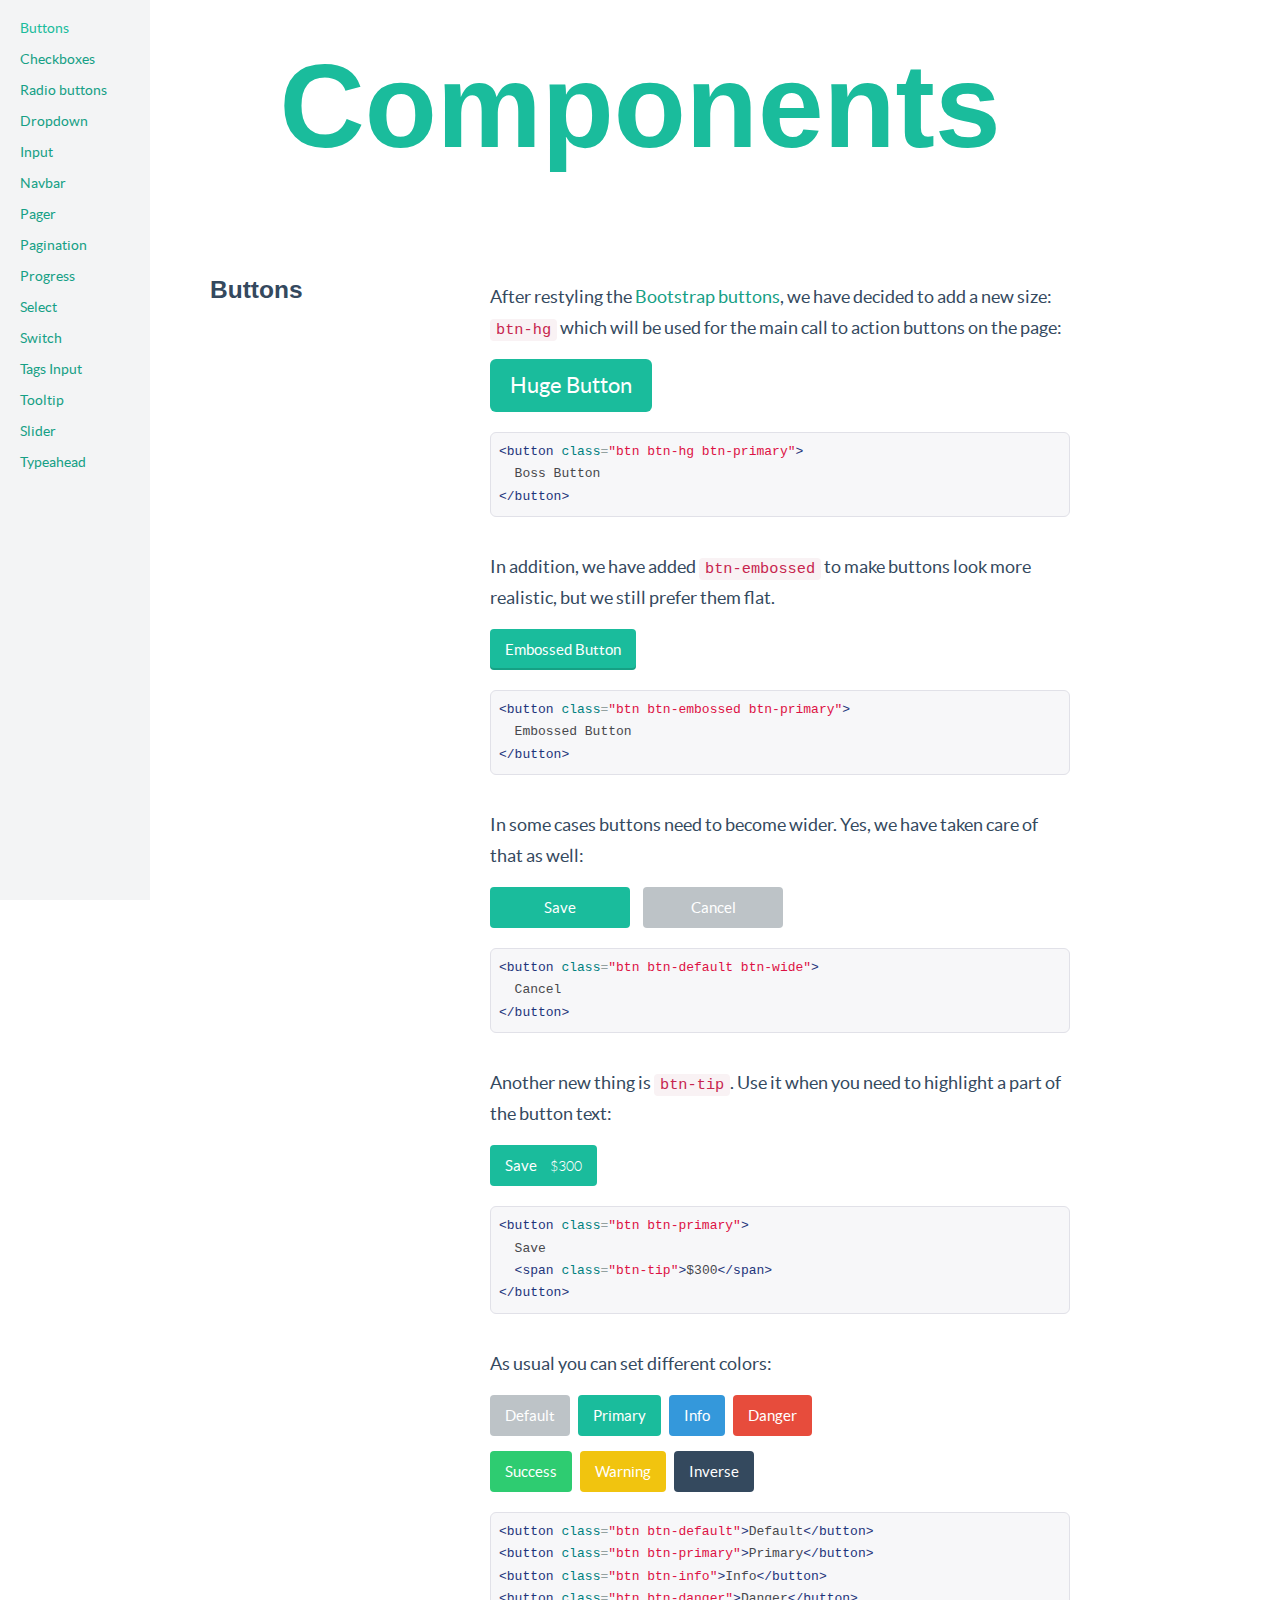
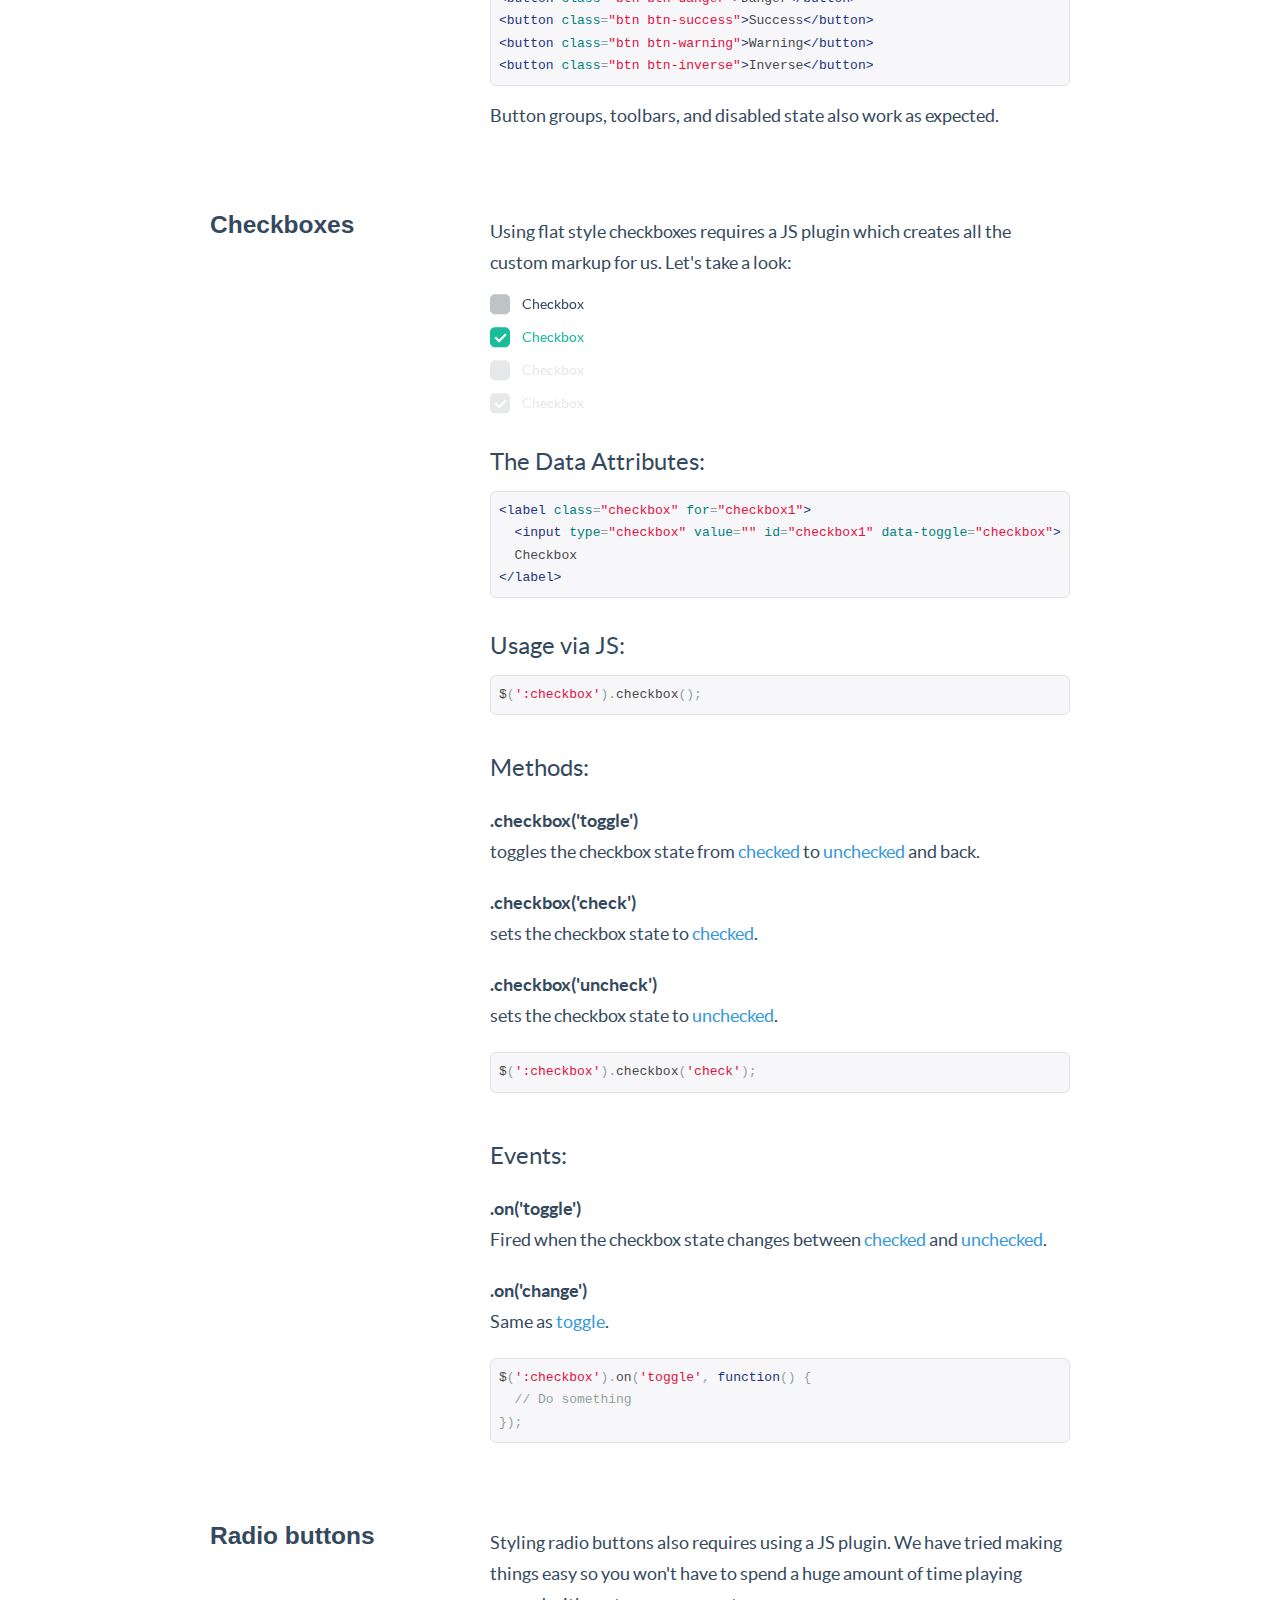
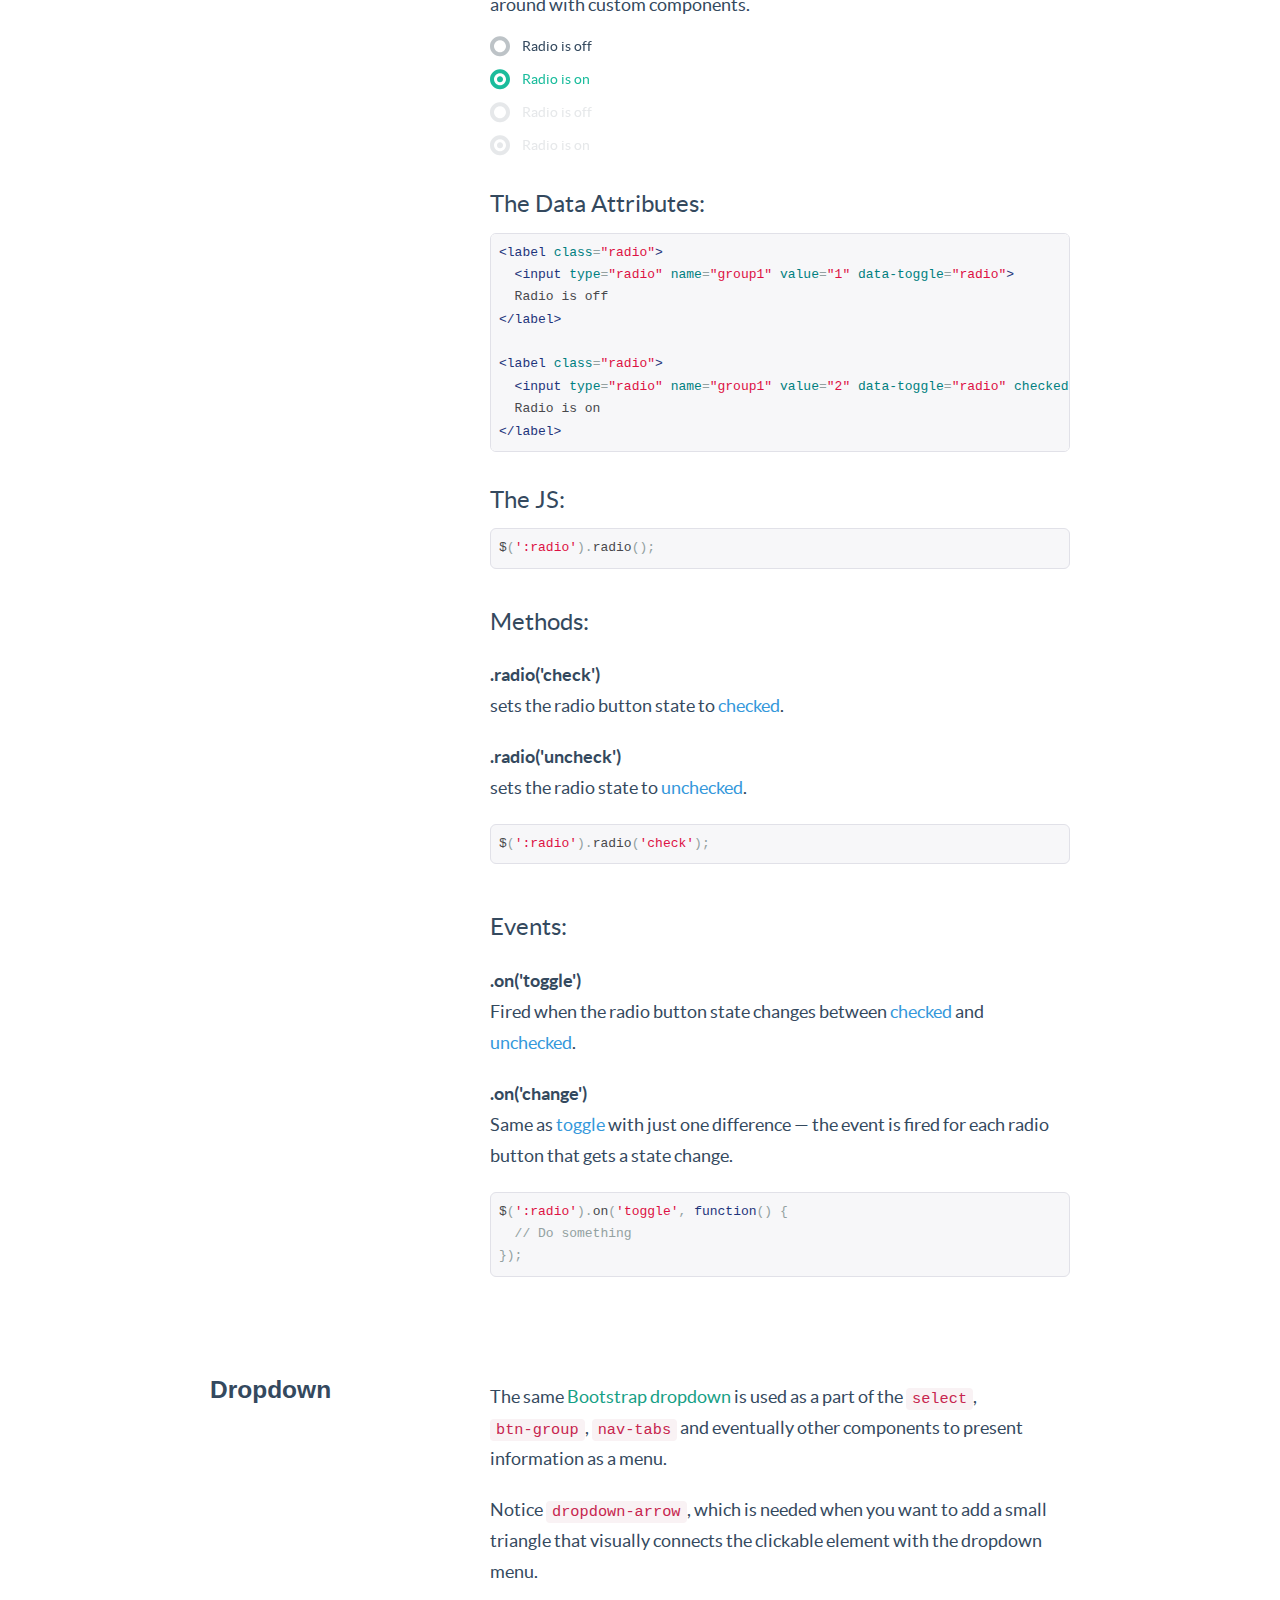
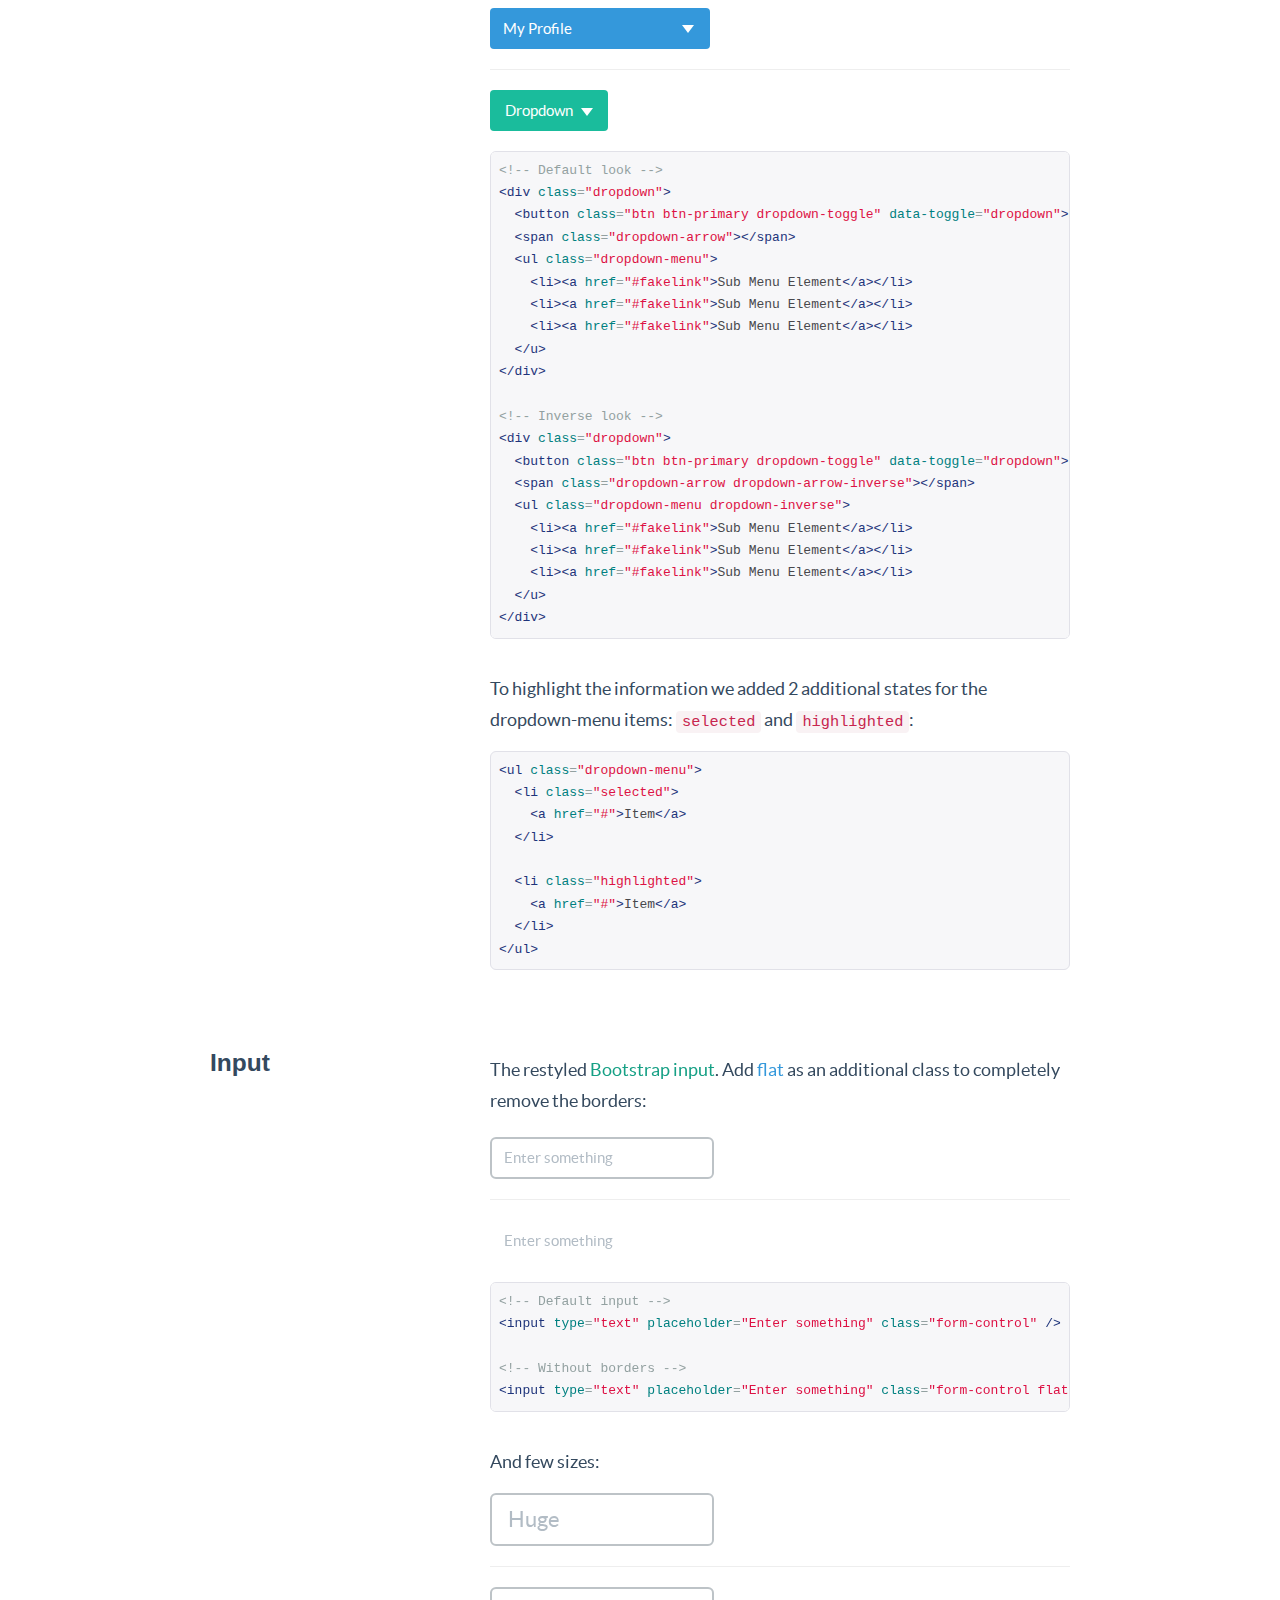
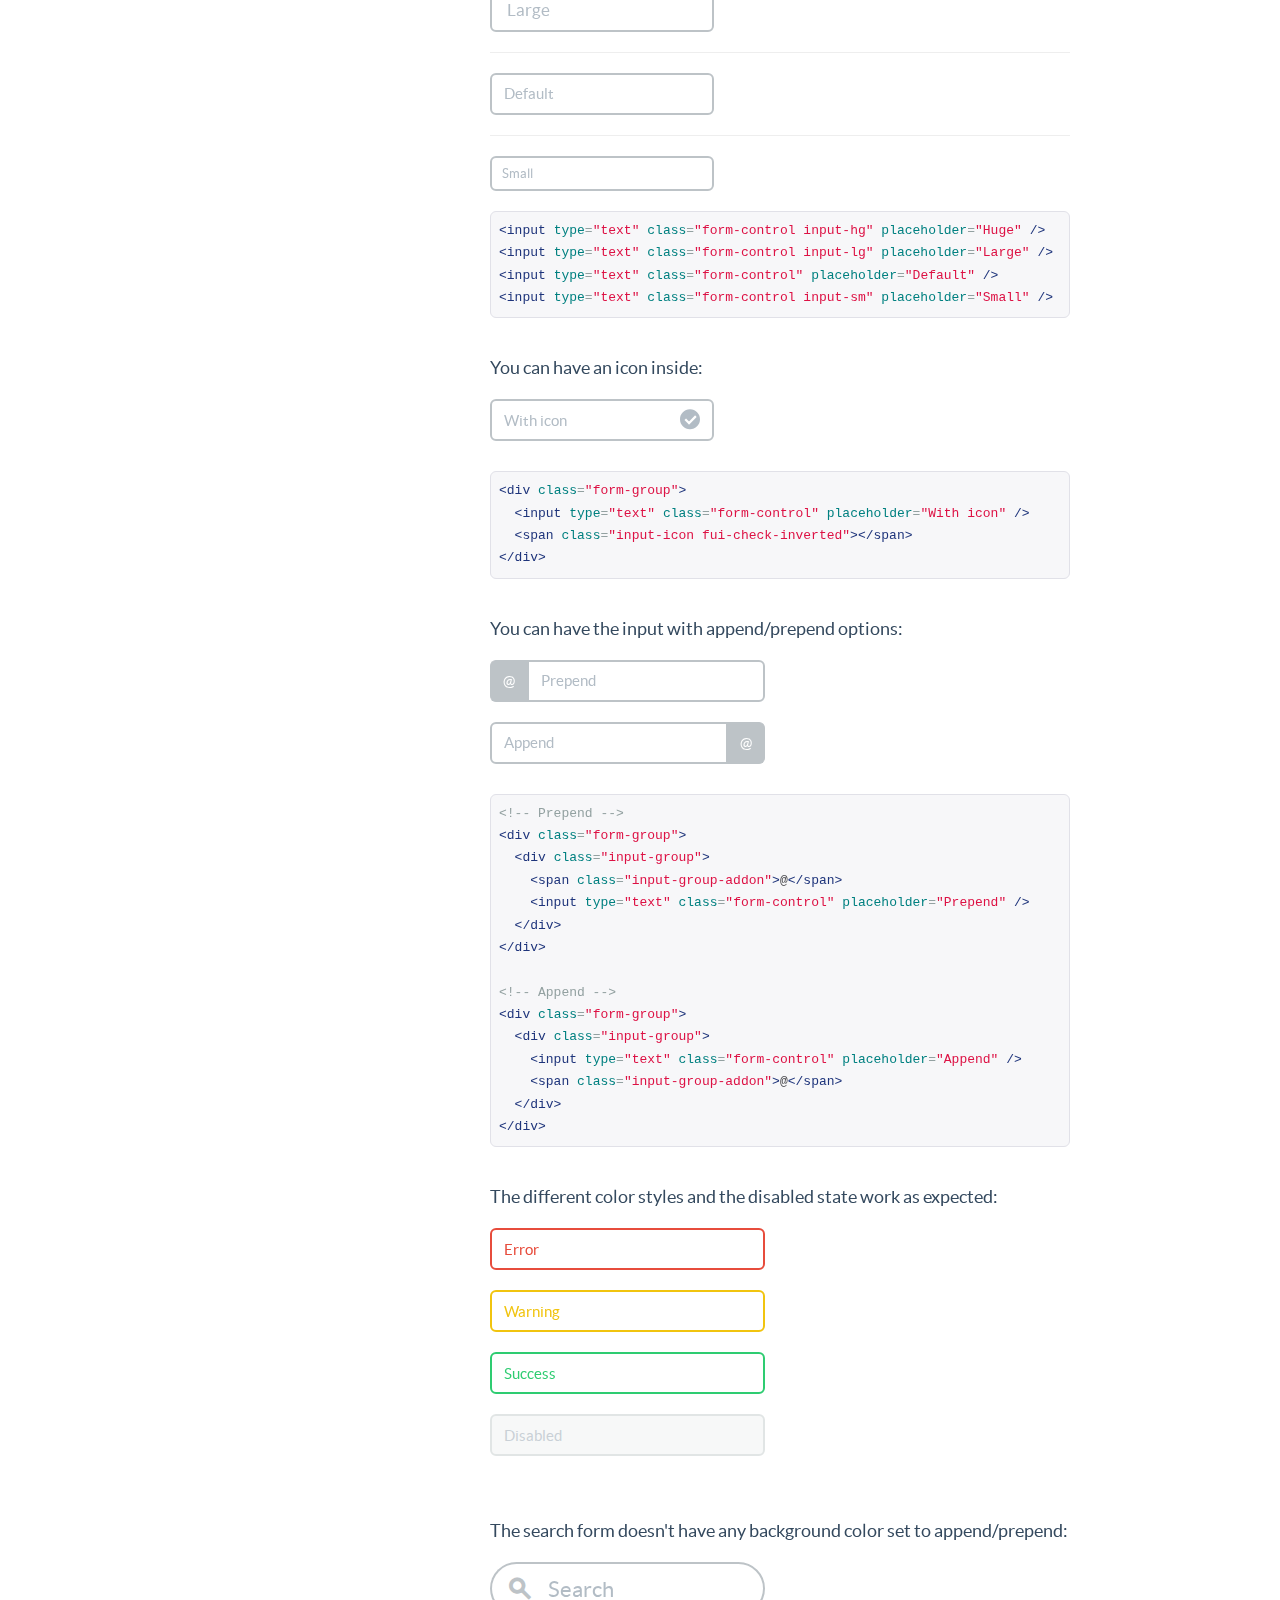
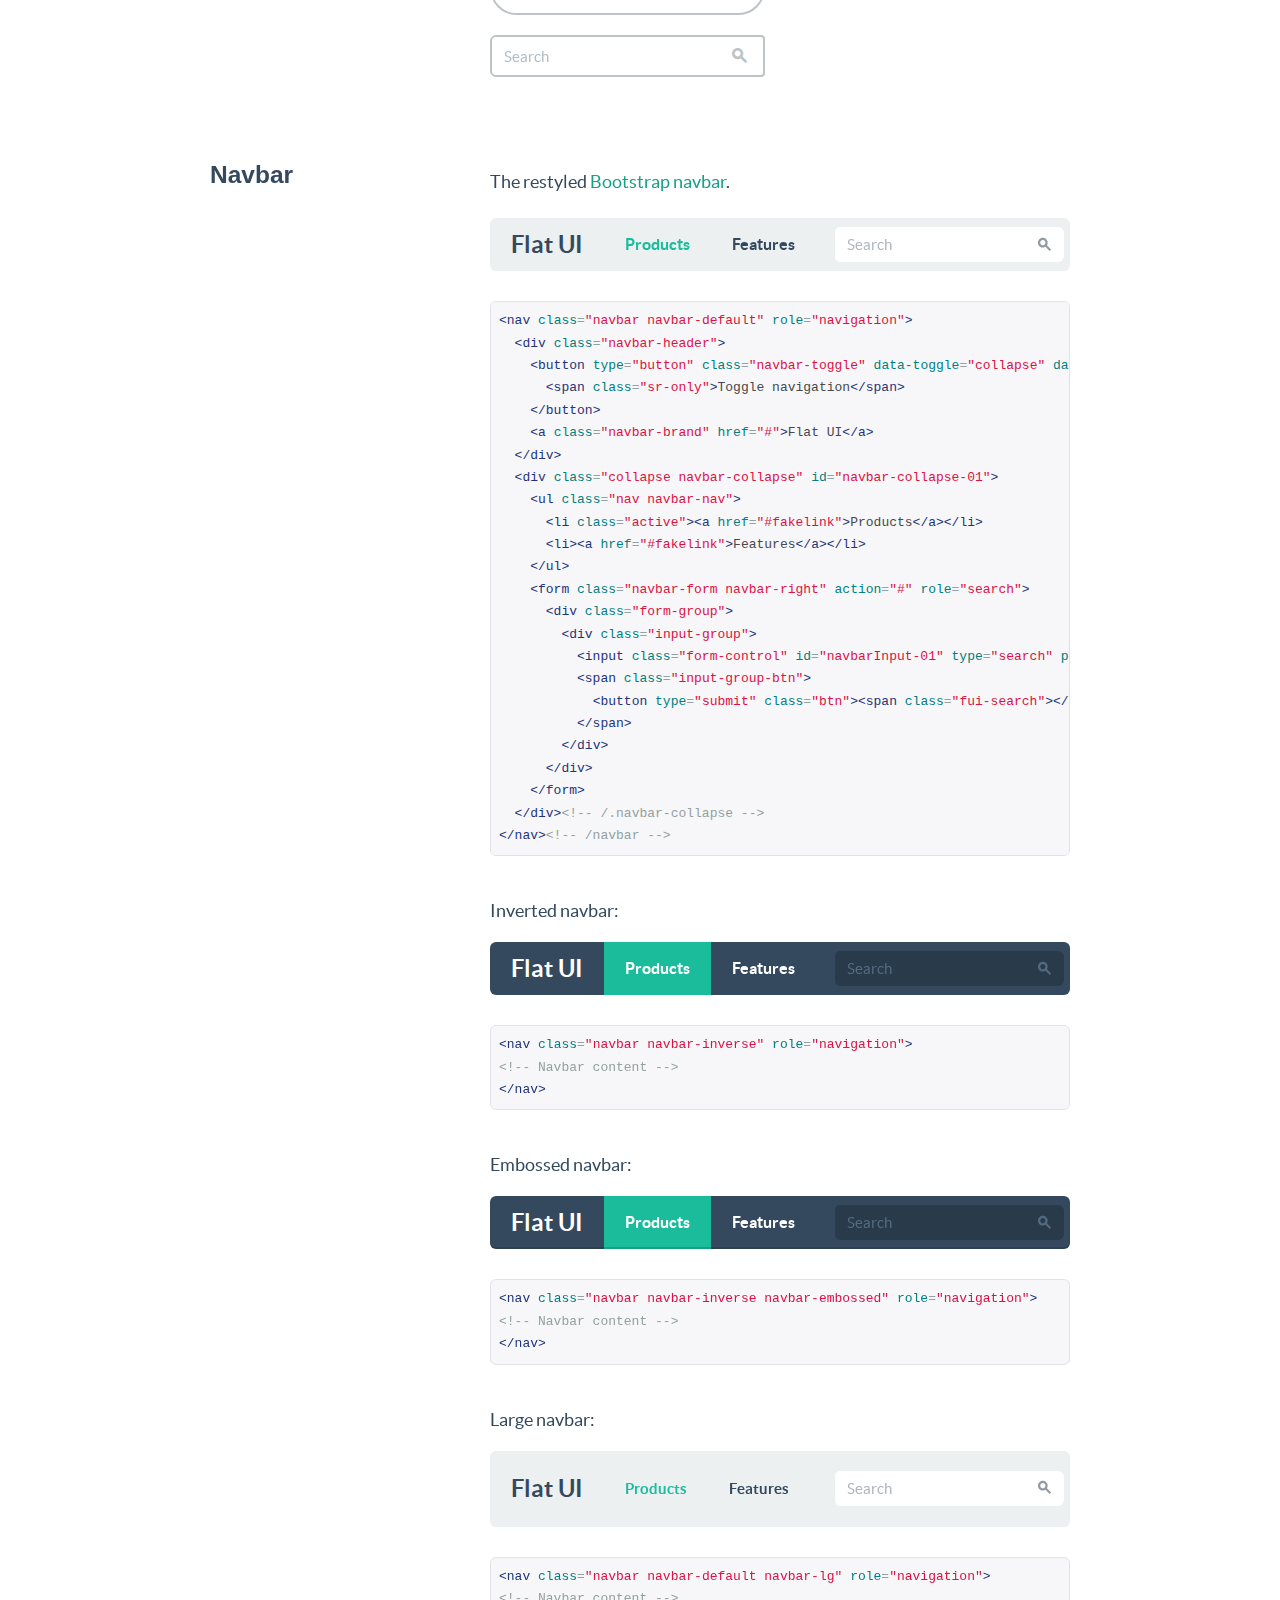
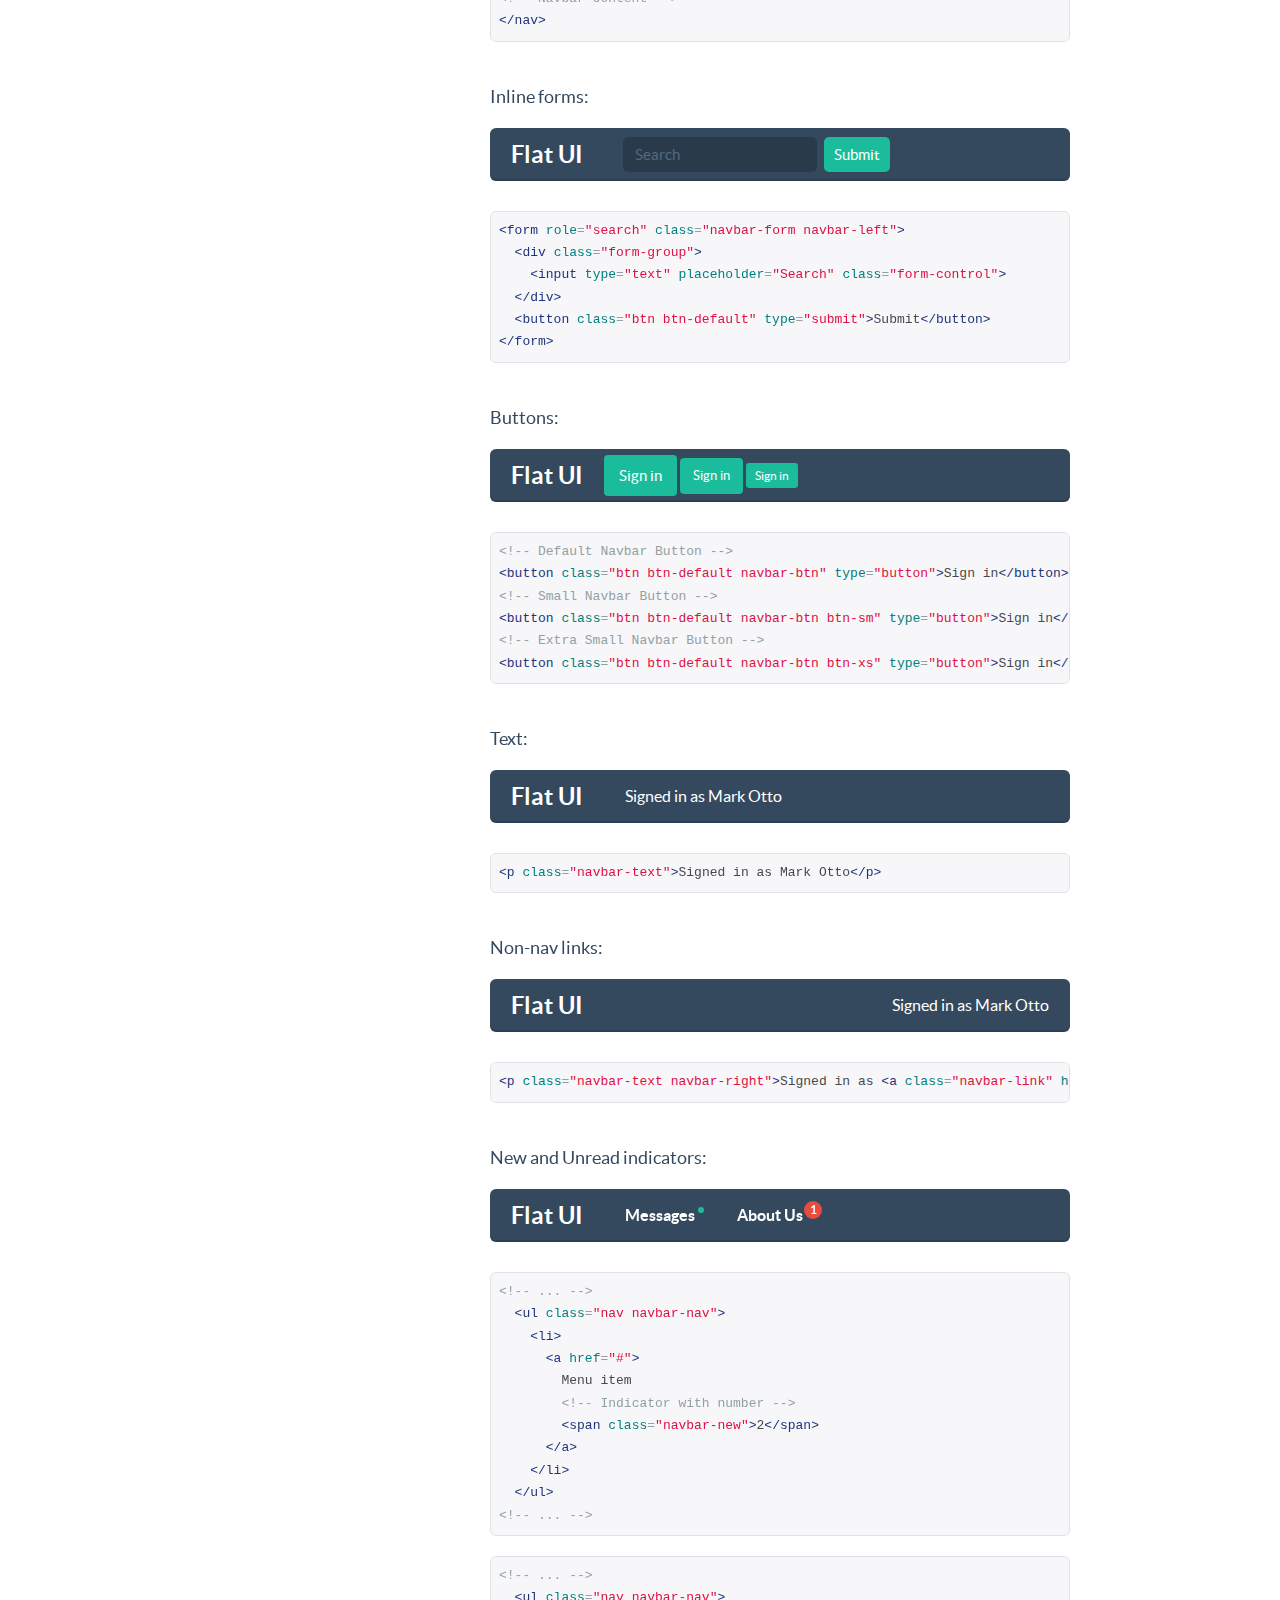
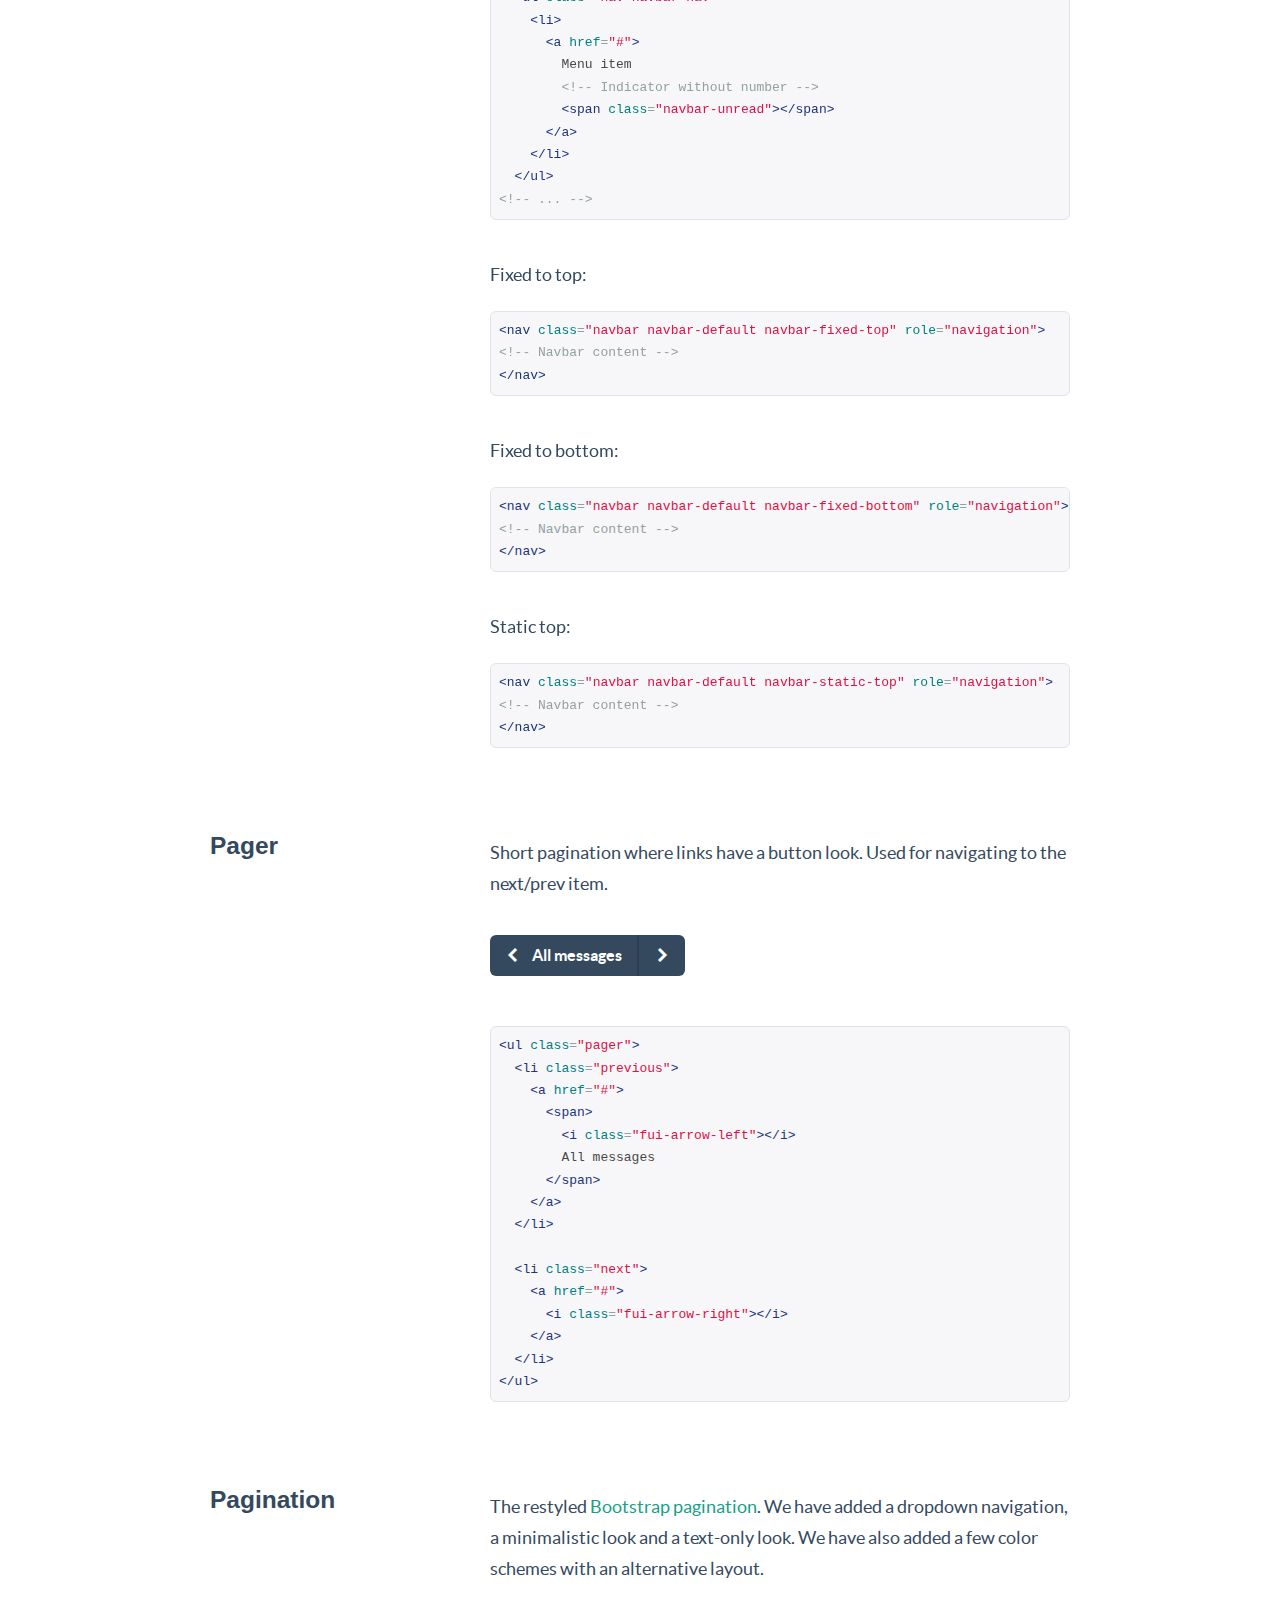
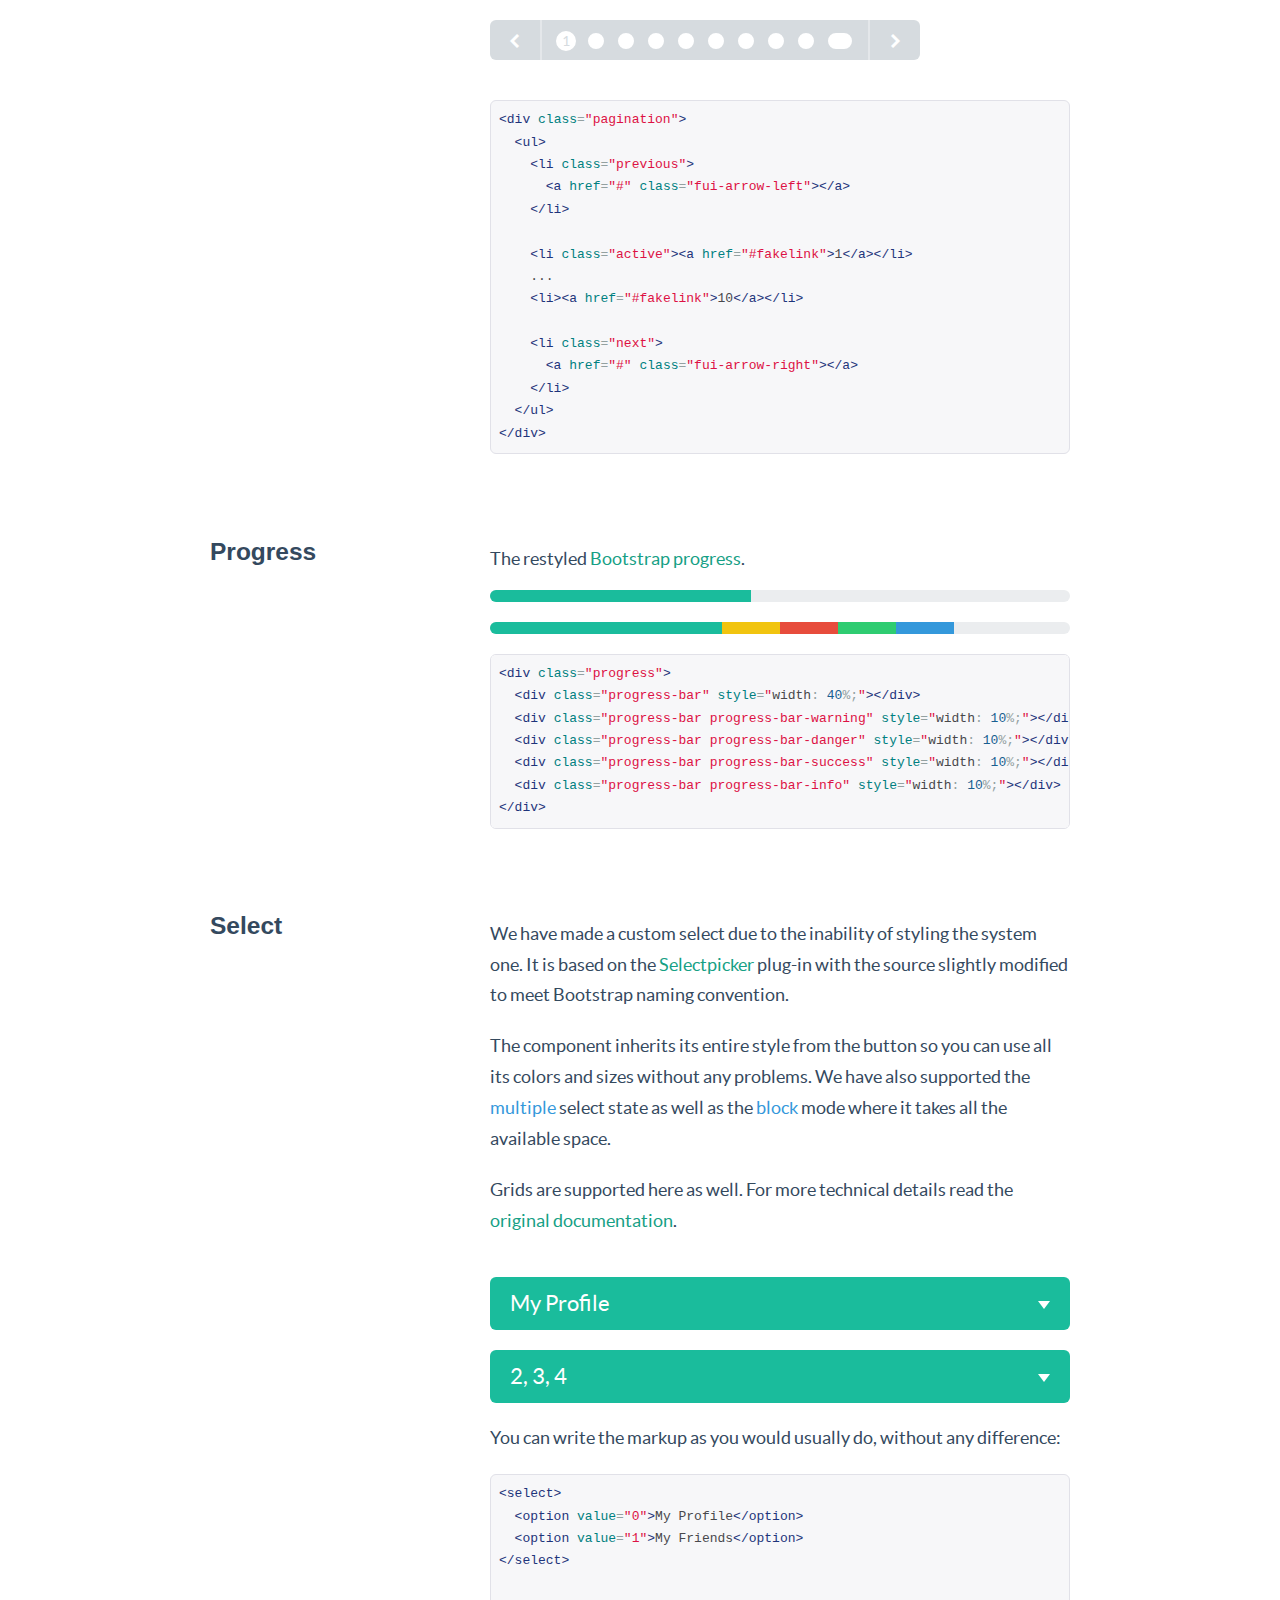
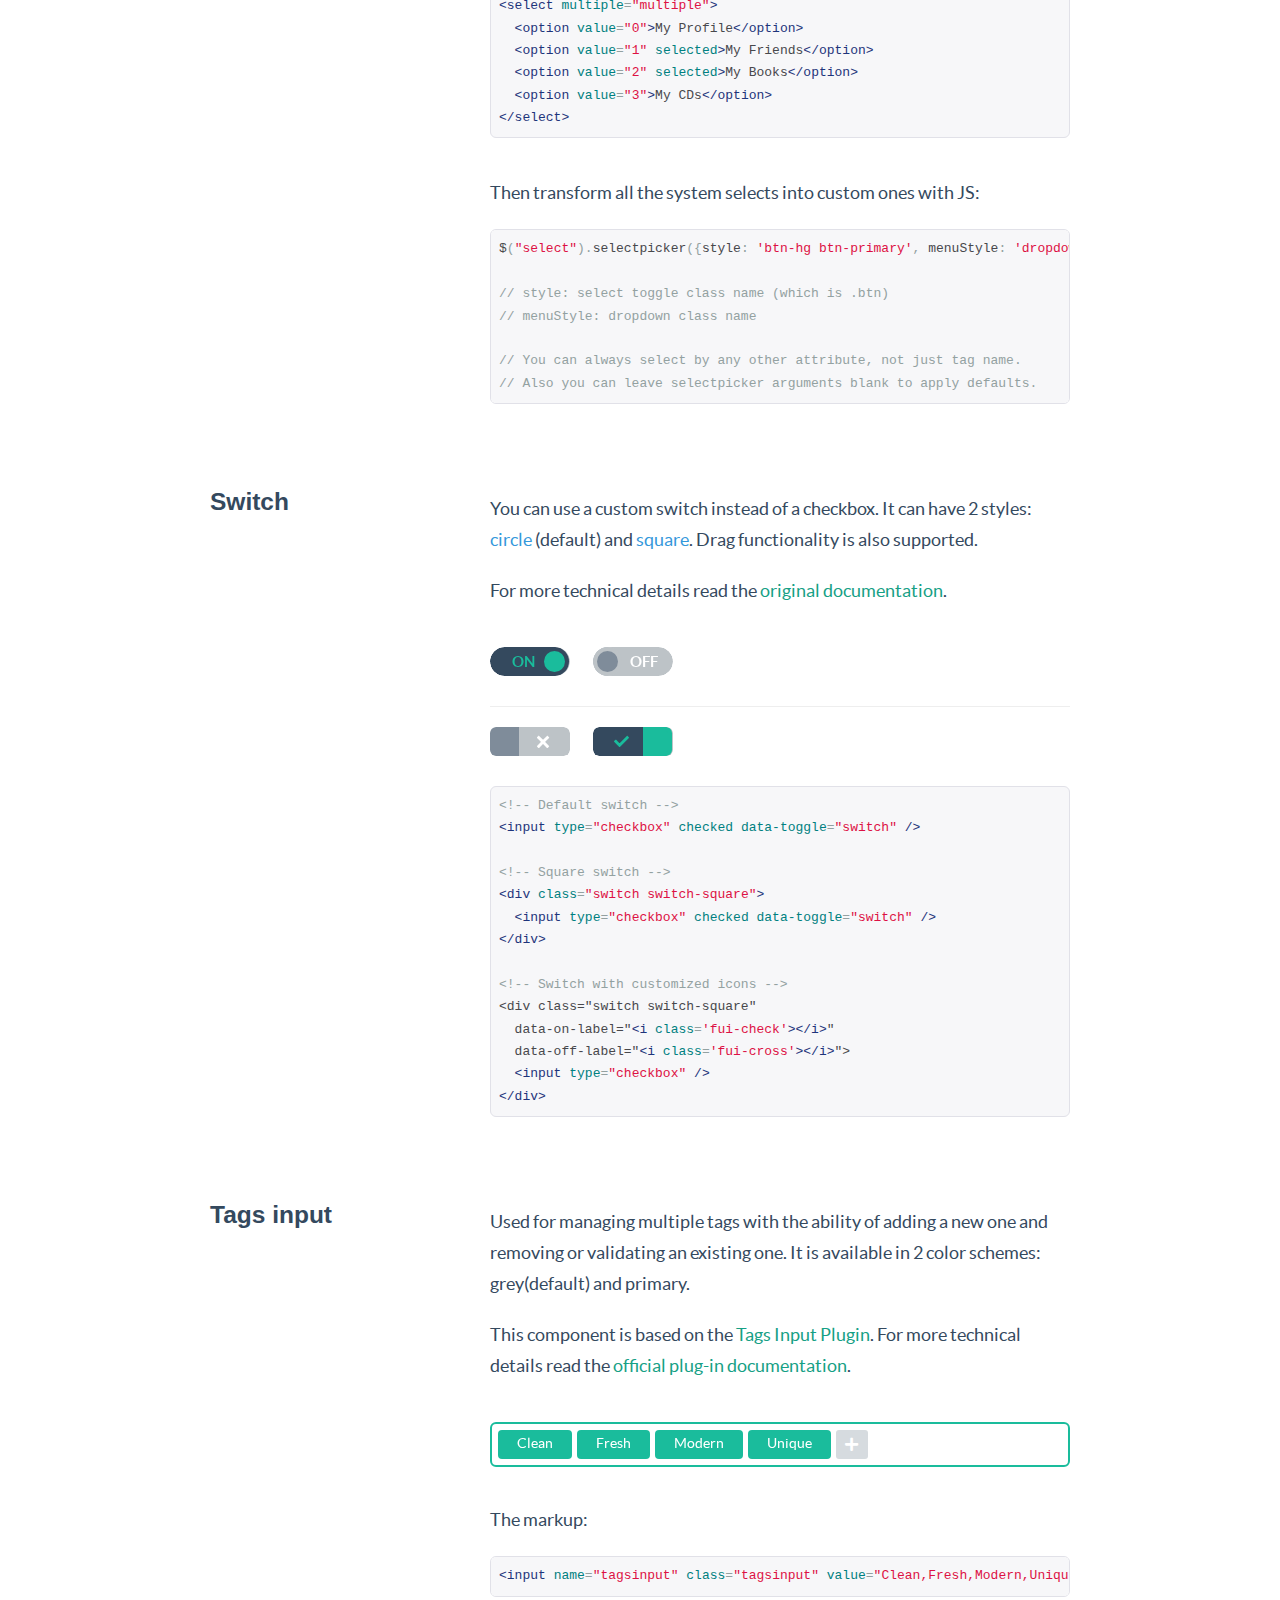
<file: lib/flat_ui/components.html>
<!DOCTYPE html>
<html lang="en">
  <head>
    <meta charset="utf-8">
    <title>Components &middot; Flat UI Free</title>
    <meta name="viewport" content="width=device-width, initial-scale=1.0">

    <!-- Loading Bootstrap -->
    <link href="bootstrap/css/bootstrap.css" rel="stylesheet">
    <link href="bootstrap/css/prettify.css" rel="stylesheet">

    <!-- Loading Flat UI -->
    <link href="css/flat-ui.css" rel="stylesheet">
    <link href="css/docs.css" rel="stylesheet">

    <link rel="shortcut icon" href="images/favicon.ico">

    <!-- HTML5 shim, for IE6-8 support of HTML5 elements. All other JS at the end of file. -->
    <!--[if lt IE 9]>
      <script src="js/html5shiv.js"></script>
      <script src="js/respond.min.js"></script>
    <![endif]-->
  </head>
  <body>
    <ul class="demo-sidebar hide-on-tablets">
      <li><a href="#fui-button">Buttons</a></li>
      <li><a href="#fui-checkbox">Checkboxes</a></li>
      <li><a href="#fui-radio">Radio buttons</a></li>
      <li><a href="#fui-dropdown">Dropdown</a></li>
      <li><a href="#fui-input">Input</a></li>
      <li><a href="#fui-navbar">Navbar</a></li>
      <li><a href="#fui-pager">Pager</a></li>
      <li><a href="#fui-pagination">Pagination</a></li>
      <li><a href="#fui-progress">Progress</a></li>
      <li><a href="#fui-select">Select</a></li>
      <li><a href="#fui-switch">Switch</a></li>
      <li><a href="#fui-tagsinput">Tags Input</a></li>
      <li><a href="#fui-tooltip">Tooltip</a></li>
      <li><a href="#fui-slider">Slider</a></li>
      <li><a href="#fui-typeahead">Typeahead</a></li>
    </ul> <!-- /nav -->

		<h1 class="demo-headline">Components</h1>		
    <div class="container">    	
    	<div id="fui-button" class="pbl"></div>
    	
      <div class="demo-row">
        <div class="demo-title">
          <h3>Buttons</h3>
        </div>

        <div class="demo-content">
          <p>
            After restyling the <a href="http://getbootstrap.com/css/#buttons">Bootstrap buttons</a>, we have decided to add a new size: <code>btn-hg</code> which will be used for the main call to action buttons on the page:
          </p>
          <p class="mbl">
            <button class="btn btn-hg btn-primary">Huge Button</button>
          </p>
<pre class="prettyprint">
&lt;button class="btn btn-hg btn-primary"&gt;
  Boss Button
&lt;/button&gt;
</pre>

          <p class="ptl">
            In addition, we have added <code>btn-embossed</code> to make buttons look more realistic, but we still prefer them flat.
          </p>
          <p class="mbl">
            <button class="btn btn-embossed btn-primary">Embossed Button</button>
          </p>
<pre class="prettyprint">
&lt;button class="btn btn-embossed btn-primary"&gt;
  Embossed Button
&lt;/button&gt;
</pre>

          <p class="ptl">
            In some cases buttons need to become wider. Yes, we have taken care of that as well:
          </p>
          <p class="mbl">
            <button class="btn btn-wide btn-primary mrm">Save</button>
            <button class="btn btn-wide btn-default">Cancel</button>
          </p>
<pre class="prettyprint">
&lt;button class="btn btn-default btn-wide"&gt;
  Cancel
&lt;/button&gt;
</pre>

          <p class="ptl">
            Another new thing is <code>btn-tip</code>. Use it when you need to highlight a part of the button text:
          </p>
          <p class="mbl">
            <button class="btn btn-primary">
              Save
              <span class="btn-tip">$300</span>
            </button>
          </p>
<pre class="prettyprint">
&lt;button class="btn btn-primary"&gt;
  Save
  &lt;span class="btn-tip"&gt;$300&lt;/span&gt;
&lt;/button&gt;
</pre>

          <p class="ptl">
            As usual you can set different colors:
          </p>
          <p>
	          <button class="btn btn-default mrs">Default</button>
            <button class="btn btn-primary mrs">Primary</button>
            <button class="btn btn-info mrs">Info</button>
            <button class="btn btn-danger mrs">Danger</button>
          </p>
          <p class="mbl">            
            <button class="btn btn-success mrs">Success</button>
            <button class="btn btn-warning mrs">Warning</button>
            <button class="btn btn-inverse mrs">Inverse</button>
          </p>
<pre class="prettyprint">
&lt;button class="btn btn-default"&gt;Default&lt;/button&gt;
&lt;button class="btn btn-primary"&gt;Primary&lt;/button&gt;
&lt;button class="btn btn-info"&gt;Info&lt;/button&gt;
&lt;button class="btn btn-danger"&gt;Danger&lt;/button&gt;
&lt;button class="btn btn-success"&gt;Success&lt;/button&gt;
&lt;button class="btn btn-warning"&gt;Warning&lt;/button&gt;
&lt;button class="btn btn-inverse"&gt;Inverse&lt;/button&gt;
</pre>

          <p>
            Button groups, toolbars, and disabled state also work as expected.
          </p>
        </div>        
      </div><!-- /.demo-row -->
      
			<div id="fui-checkbox" class="pbl"></div>
			
      <div class="demo-row">      	
        <div class="demo-title">
          <h3>Checkboxes</h3>
        </div>

        <div class="demo-content">
          <p>
            Using flat style checkboxes requires a JS plugin which creates all the custom markup for us. Let's take a look:
          </p>
          <label class="checkbox" for="checkbox1">
            <input type="checkbox" value="" id="checkbox1" data-toggle="checkbox">
            Checkbox
          </label>
          <label class="checkbox" for="checkbox2">
            <input type="checkbox" value="" id="checkbox2" checked="checked" data-toggle="checkbox">
            Checkbox
          </label>
          <label class="checkbox" for="checkbox3">
            <input type="checkbox" value="" id="checkbox3" data-toggle="checkbox" disabled="">
            Checkbox
          </label>
          <label class="checkbox" for="checkbox4">
            <input type="checkbox" value="" id="checkbox4" checked="checked" data-toggle="checkbox" disabled="">
            Checkbox
          </label>

          <h6 class="ptl">The Data Attributes:</h6>
<pre class="prettyprint">
&lt;label class="checkbox" for="checkbox1"&gt;
  &lt;input type="checkbox" value="" id="checkbox1" data-toggle="checkbox"&gt;
  Checkbox
&lt;/label&gt;
</pre>

          <h6 class="ptl">Usage via JS:</h6>
<pre class="prettyprint">
$(':checkbox').checkbox();
</pre>

          <div class="pvm">
            <h6>Methods:</h6>
          </div>
          <p class="mbl">
            <strong>.checkbox('toggle')</strong>
            <br/>
            toggles the checkbox state from <span class="text-info">checked</span>
            to <span class="text-info">unchecked</span> and back.
          </p>
          <p class="mbl">
            <strong>.checkbox('check')</strong>
            <br/>
            sets the checkbox state to <span class="text-info">checked</span>.
          </p>
          <p class="mbl">
            <strong>.checkbox('uncheck')</strong>
            <br/>
            sets the checkbox state to <span class="text-info">unchecked</span>.
          </p>
<pre class="prettyprint">
$(':checkbox').checkbox('check');
</pre>

          <div class="pbm ptl">
            <h6>Events:</h6>
          </div>
          <p class="mbl">
            <strong>.on('toggle')</strong>
            <br/>
            Fired when the checkbox state changes between
            <span class="text-info">checked</span> and
            <span class="text-info">unchecked</span>.
          </p>
          <p class="mbl">
            <strong>.on('change')</strong>
            <br/>
            Same as <span class="text-info">toggle</span>.
          </p>
<pre class="prettyprint">
$(':checkbox').on('toggle', function() {
  // Do something
});
</pre>          
          
        </div> <!-- /.demo-content -->
      </div> <!-- /.demo-row -->
      
      <div id="fui-radio" class="pbl"></div>

      <div class="demo-row">
        <div class="demo-title">
          <h3>Radio buttons</h3>
        </div>

        <div class="demo-content">
          <p>
            Styling radio buttons also requires using a JS plugin. We have tried making things easy so you won't have to spend a huge amount of time playing around with custom&nbsp;components.
          </p>
          <label class="radio">
            <input type="radio" name="group1" value="1" data-toggle="radio">
            Radio is off
          </label>
          <label class="radio">
            <input type="radio" name="group1" value="2" data-toggle="radio" checked>
            Radio is on
          </label>
          <label class="radio">
            <input type="radio" name="group2" value="1" data-toggle="radio" disabled>
            Radio is off
          </label>
          <label class="radio">
            <input type="radio" name="group2" value="2" data-toggle="radio" disabled checked>
            Radio is on
          </label>

          <h6 class="ptl">The Data Attributes:</h6>
<pre class="prettyprint">
&lt;label class="radio"&gt;
  &lt;input type="radio" name="group1" value="1" data-toggle="radio"&gt;
  Radio is off
&lt;/label&gt;

&lt;label class="radio"&gt;
  &lt;input type="radio" name="group1" value="2" data-toggle="radio" checked&gt;
  Radio is on
&lt;/label&gt;
</pre>

          <h6 class="ptl">The JS:</h6>
<pre class="prettyprint">
$(':radio').radio();
</pre>

          <div class="pvm">
            <h6>Methods:</h6>
          </div>
          <p class="mbl">
            <strong>.radio('check')</strong>
            <br/>
            sets the radio button state to <span class="text-info">checked</span>.
          </p>
          <p class="mbl">
            <strong>.radio('uncheck')</strong>
            <br/>
            sets the radio state to <span class="text-info">unchecked</span>.
          </p>
<pre class="prettyprint">
$(':radio').radio('check');
</pre>

          <div class="pbm ptl">
            <h6>Events:</h6>
          </div>
          <p class="mbl">
            <strong>.on('toggle')</strong>
            <br/>
            Fired when the radio button state changes between
            <span class="text-info">checked</span> and
            <span class="text-info">unchecked</span>.
          </p>
          <p class="mbl">
            <strong>.on('change')</strong>
            <br/>
            Same as <span class="text-info">toggle</span> with just one difference &mdash; the event is fired for each radio button that gets a state change.
          </p>
<pre class="prettyprint">
$(':radio').on('toggle', function() {
  // Do something
});
</pre>
        </div> <!-- /.demo-content -->
      </div> <!-- /.demo-row -->
    </div><!-- /.container -->

		

    <div class="container ptl">    	
    	<div id="fui-dropdown" class="pbl"></div>
    
      <div class="demo-row">
        <div class="demo-title">
          <h3>Dropdown</h3>
        </div>

        <div class="demo-content">
          <p class="mbl">
            The same <a href="http://getbootstrap.com/components/#dropdowns">Bootstrap dropdown</a> is used as a part of the <code>select</code>, <code>btn-group</code>, <code>nav-tabs</code> and eventually other components to present information as a menu.
          </p>

          <p class="mbl">
            Notice <code>dropdown-arrow</code>, which is needed when you want to add a small triangle that visually connects the clickable element with the dropdown menu.
          </p>

          <select name="info" class="mbn">
            <optgroup label="Profile">
              <option value="0">My Profile</option>
              <option value="1">My Friends</option>
            </optgroup>
            <optgroup label="System">
              <option value="2">Messages</option>
              <option value="3">My Settings</option>
              <option value="4" class="highlighted">Logout</option>
            </optgroup>
          </select>

          <hr/>
          
          <div class="row">
          	<div class="col-md-3">
	          	<div class="dropdown">
		          	<button class="btn btn-primary dropdown-toggle" data-toggle="dropdown">Dropdown<span class="caret"></span></button>
							  <span class="dropdown-arrow dropdown-arrow-inverse"></span>
		            <ul class="dropdown-menu dropdown-inverse">
		              <li><a href="#fakelink">Sub Menu Element</a></li>
		              <li><a href="#fakelink">Sub Menu Element</a></li>
		              <li><a href="#fakelink">Sub Menu Element</a></li>
		            </ul>
							</div>
          	</div>
          </div>
          

          <div class="pvl">
<pre class="prettyprint">
&lt;!-- Default look --&gt;
&lt;div class="dropdown"&gt;
  &lt;button class="btn btn-primary dropdown-toggle" data-toggle="dropdown">Dropdown&lt;span class="caret"&gt;&lt;/span&gt;&lt;/button&gt;
  &lt;span class="dropdown-arrow"&gt;&lt;/span&gt;
  &lt;ul class="dropdown-menu"&gt;
    &lt;li&gt;&lt;a href="#fakelink">Sub Menu Element&lt;/a&gt;&lt;/li&gt;
    &lt;li&gt;&lt;a href="#fakelink">Sub Menu Element&lt;/a&gt;&lt;/li&gt;
    &lt;li&gt;&lt;a href="#fakelink">Sub Menu Element&lt;/a&gt;&lt;/li&gt;
  &lt;/u&gt;
&lt;/div&gt;

&lt;!-- Inverse look --&gt;
&lt;div class="dropdown"&gt;
  &lt;button class="btn btn-primary dropdown-toggle" data-toggle="dropdown">Dropdown&lt;span class="caret"&gt;&lt;/span&gt;&lt;/button&gt;
  &lt;span class="dropdown-arrow dropdown-arrow-inverse"&gt;&lt;/span&gt;
  &lt;ul class="dropdown-menu dropdown-inverse"&gt;
    &lt;li&gt;&lt;a href="#fakelink">Sub Menu Element&lt;/a&gt;&lt;/li&gt;
    &lt;li&gt;&lt;a href="#fakelink">Sub Menu Element&lt;/a&gt;&lt;/li&gt;
    &lt;li&gt;&lt;a href="#fakelink">Sub Menu Element&lt;/a&gt;&lt;/li&gt;
  &lt;/u&gt;
&lt;/div&gt;
</pre>
          </div>

          <p>
            To highlight the information we added 2 additional states for the dropdown-menu items: <code>selected</code> and <code>highlighted</code>:
          </p>
<pre class="prettyprint">
&lt;ul class="dropdown-menu"&gt;
  &lt;li class="selected"&gt;
    &lt;a href="#"&gt;Item&lt;/a&gt;
  &lt;/li&gt;

  &lt;li class="highlighted"&gt;
    &lt;a href="#"&gt;Item&lt;/a&gt;
  &lt;/li&gt;
&lt;/ul&gt;
</pre>
        </div> <!-- /.demo-content -->
      </div> <!-- /.demo-row -->

			<div id="fui-input" class="pbl"></div>

      <div class="demo-row">
        <div class="demo-title">
          <h3>Input</h3>
        </div>

        <div class="demo-content">
          <p class="mbl">
            The restyled <a href="http://getbootstrap.com/css/#forms">Bootstrap input</a>. Add <span class="text-info">flat</span> as an additional class to completely remove the borders:
          </p>
					
					<div class="row">
						<div class="col-lg-5">
							<input type="text" value="" placeholder="Enter something" class="form-control" />
						</div>
					</div>
					<hr />
					<div class="row">
						<div class="col-lg-5">
							<input type="text" value="" placeholder="Enter something" class="form-control flat" />
						</div>
					</div>
<pre class="prettyprint mtl">
&lt;!-- Default input --&gt;
&lt;input type="text" placeholder="Enter something" class="form-control" /&gt;

&lt;!-- Without borders --&gt;
&lt;input type="text" placeholder="Enter something" class="form-control flat" /&gt;
</pre>

          <p class="ptl">And few sizes:</p>
          <div class="row">
          	<div class="col-lg-5">
	          	<input type="text" value="" placeholder="Huge" class="form-control input-hg" />
          	</div>
          </div>
          <hr />
          <div class="row">
          	<div class="col-lg-5">
	          	<input type="text" value="" placeholder="Large" class="form-control input-lg" />
          	</div>
          </div>
          <hr />
          <div class="row">
          	<div class="col-lg-5">
	          	<input type="text" value="" placeholder="Default" class="form-control" />
          	</div>
          </div>
          <hr />
          <div class="row">
          	<div class="col-lg-5">
	          	<input type="text" value="" placeholder="Small" class="form-control input-sm" />
          	</div>
          </div>
<pre class="prettyprint mtl">
&lt;input type="text" class="form-control input-hg" placeholder="Huge" /&gt;
&lt;input type="text" class="form-control input-lg" placeholder="Large" /&gt;
&lt;input type="text" class="form-control" placeholder="Default" /&gt;
&lt;input type="text" class="form-control input-sm" placeholder="Small" /&gt;
</pre>

          <p class="ptl">You can have an icon inside:</p>
          <div class="row">
          	<div class="col-lg-5">
	          	<div class="form-group">
	              <input type="text" value="" placeholder="With icon" class="form-control" />
	              <span class="input-icon fui-check-inverted"></span>
	            </div>
          	</div>            
          </div>
<pre class="prettyprint mtm">
&lt;div class="form-group"&gt;
  &lt;input type="text" class="form-control" placeholder="With icon" /&gt;
  &lt;span class="input-icon fui-check-inverted"&gt;&lt;/span&gt;
&lt;/div&gt;
</pre>

        <p class="ptl">You can have the input with append/prepend options:</p>
          <div class="row">
            <div class="col-lg-6">
              <div class="form-group">
                <div class="input-group">
                  <span class="input-group-addon">@</span>
                  <input class="form-control" type="text" placeholder="Prepend" />
                </div>
              </div>              
            </div>
          </div>
          
          <div class="row">
            <div class="col-lg-6">
              <div class="form-group">
                <div class="input-group">                 
                  <input class="form-control" type="text" placeholder="Append" />
                  <span class="input-group-addon">@</span>
                </div>
              </div>              
            </div>
          </div>

<pre class="prettyprint mtm">
&lt;!-- Prepend --&gt;
&lt;div class="form-group"&gt;
  &lt;div class="input-group"&gt;
    &lt;span class="input-group-addon"&gt;@&lt;/span&gt;
    &lt;input type="text" class="form-control" placeholder="Prepend" /&gt;
  &lt;/div&gt;  
&lt;/div&gt;

&lt;!-- Append --&gt;
&lt;div class="form-group"&gt;
  &lt;div class="input-group"&gt;
    &lt;input type="text" class="form-control" placeholder="Append" /&gt;
    &lt;span class="input-group-addon"&gt;@&lt;/span&gt;
  &lt;/div&gt;
&lt;/div&gt;
</pre>

          <p class="ptl">
            The different color styles and the disabled state work as expected:
            <div class="row">
            	<div class="col-lg-6">
	            	<div class="form-group has-error">
		              <input class="form-control" type="text" placeholder="Error" />
		            </div>
            	</div>
            </div>
            <div class="row">
            	<div class="col-lg-6">
	            	<div class="form-group has-warning">
		              <input class="form-control" type="text" placeholder="Warning" />
		            </div>
            	</div>
            </div>
            <div class="row">
            	<div class="col-lg-6">
	            	<div class="form-group has-success">
		              <input class="form-control" type="text" placeholder="Success" />
		            </div>
            	</div>
            </div>
            <div class="row">
            	<div class="col-lg-6">
	            	<div class="form-group">
		              <input class="form-control" type="text" placeholder="Disabled" disabled />
		            </div>
            	</div>
            </div>
          </p>

          <p class="ptl mtl">
            The search form doesn't have any background color set to append/prepend:
          </p>
          <div class="row">
            <div class="col-lg-6">
              <div class="form-group">
                <div class="input-group input-group-hg input-group-rounded">
                  <span class="input-group-btn">
                    <button type="submit" class="btn"><span class="fui-search"></span></button>
                  </span>              
                  <input type="text" class="form-control" placeholder="Search" id="search-query-2">
                </div>
              </div>
            </div>
          </div>          

          <div class="row">
            <div class="col-lg-6">
              <div class="form-group">
                <div class="input-group">                               
                  <input type="text" class="form-control" placeholder="Search" id="search-query-3">
                  <span class="input-group-btn">
                    <button type="submit" class="btn"><span class="fui-search"></span></button>
                  </span>
                </div>
              </div>
            </div>
          </div>
          
        </div> <!-- /.demo-content -->
      </div> <!-- /.demo-row -->

			<div id="fui-navbar" class="pbl"></div>

      <div class="demo-row">
        <div class="demo-title">
          <h3>Navbar</h3>
        </div>
        <div class="demo-content">
          <p class="mbl">
            The restyled <a href="http://getbootstrap.com/components/#navbar">Bootstrap navbar</a>.
          </p>

          <nav class="navbar navbar-default" role="navigation">
            <div class="navbar-header">
              <button type="button" class="navbar-toggle" data-toggle="collapse" data-target="#navbar-collapse-01">
                <span class="sr-only">Toggle navigation</span>
              </button>
              <a class="navbar-brand" href="#">Flat UI</a>
            </div>
            <div class="collapse navbar-collapse" id="navbar-collapse-01">
              <ul class="nav navbar-nav">           
                <li class="active"><a href="#fakelink">Products</a></li>
                <li><a href="#fakelink">Features</a></li>
               </ul>          
              <form class="navbar-form navbar-right" action="#" role="search" style="width: 250px">
                <div class="form-group">
                  <div class="input-group">
                    <input class="form-control" id="navbarInput-01" type="search" placeholder="Search">
                    <span class="input-group-btn">
                      <button type="submit" class="btn"><span class="fui-search"></span></button>
                    </span>            
                  </div>
                </div>               
              </form>
            </div><!-- /.navbar-collapse -->
          </nav><!-- /navbar -->
          
<pre class="prettyprint mvl">
&lt;nav class="navbar navbar-default" role="navigation"&gt;
  &lt;div class="navbar-header"&gt;
    &lt;button type="button" class="navbar-toggle" data-toggle="collapse" data-target="#navbar-collapse-01"&gt;
      &lt;span class="sr-only"&gt;Toggle navigation&lt;/span&gt;
    &lt;/button&gt;
    &lt;a class="navbar-brand" href="#"&gt;Flat UI&lt;/a&gt;
  &lt;/div&gt;
  &lt;div class="collapse navbar-collapse" id="navbar-collapse-01"&gt;
    &lt;ul class="nav navbar-nav"&gt;           
      &lt;li class="active"&gt;&lt;a href="#fakelink"&gt;Products&lt;/a&gt;&lt;/li&gt;
      &lt;li&gt;&lt;a href="#fakelink"&gt;Features&lt;/a&gt;&lt;/li&gt;
    &lt;/ul&gt;           
    &lt;form class="navbar-form navbar-right" action="#" role="search"&gt;
      &lt;div class="form-group"&gt;
        &lt;div class="input-group"&gt;
          &lt;input class="form-control" id="navbarInput-01" type="search" placeholder="Search"&gt;
          &lt;span class="input-group-btn"&gt;
            &lt;button type="submit" class="btn"&gt;&lt;span class="fui-search"&gt;&lt;/span&gt;&lt;/button&gt;
          &lt;/span&gt;            
        &lt;/div&gt;
      &lt;/div&gt;               
    &lt;/form&gt;
  &lt;/div>&lt;!-- /.navbar-collapse --&gt;
&lt;/nav>&lt;!-- /navbar --&gt;
</pre>

        <p class="ptl">Inverted navbar:</p>
        <nav class="navbar navbar-inverse" role="navigation">
          <div class="navbar-header">
            <button type="button" class="navbar-toggle" data-toggle="collapse" data-target="#navbar-collapse-02">
              <span class="sr-only">Toggle navigation</span>
            </button>
            <a class="navbar-brand" href="#">Flat UI</a>
          </div>
          <div class="collapse navbar-collapse" id="navbar-collapse-02">
            <ul class="nav navbar-nav">           
              <li class="active"><a href="#fakelink">Products</a></li>
              <li><a href="#fakelink">Features</a></li>
             </ul>          
            <form class="navbar-form navbar-right" action="#" role="search" style="width: 250px">
              <div class="form-group">
                <div class="input-group">
                  <input class="form-control" id="navbarInput-01" type="search" placeholder="Search">
                  <span class="input-group-btn">
                    <button type="submit" class="btn"><span class="fui-search"></span></button>
                  </span>            
                </div>
              </div>               
            </form>
          </div><!-- /.navbar-collapse -->
        </nav><!-- /navbar -->

<pre class="prettyprint mvl">
&lt;nav class="navbar navbar-inverse" role="navigation"&gt;
&lt;!-- Navbar content --&gt;
&lt;/nav&gt;
</pre>


        <p class="ptl">Embossed navbar:</p>
        <nav class="navbar navbar-inverse navbar-embossed" role="navigation">
          <div class="navbar-header">
            <button type="button" class="navbar-toggle" data-toggle="collapse" data-target="#navbar-collapse-02">
              <span class="sr-only">Toggle navigation</span>
            </button>
            <a class="navbar-brand" href="#">Flat UI</a>
          </div>
          <div class="collapse navbar-collapse" id="navbar-collapse-02">
            <ul class="nav navbar-nav">           
              <li class="active"><a href="#fakelink">Products</a></li>
              <li><a href="#fakelink">Features</a></li>
             </ul>          
            <form class="navbar-form navbar-right" action="#" role="search" style="width: 250px">
              <div class="form-group">
                <div class="input-group">
                  <input class="form-control" id="navbarInput-01" type="search" placeholder="Search">
                  <span class="input-group-btn">
                    <button type="submit" class="btn"><span class="fui-search"></span></button>
                  </span>            
                </div>
              </div>               
            </form>
          </div><!-- /.navbar-collapse -->
        </nav><!-- /navbar -->

<pre class="prettyprint mvl">
&lt;nav class="navbar navbar-inverse navbar-embossed" role="navigation"&gt;
&lt;!-- Navbar content --&gt;
&lt;/nav&gt;
</pre>

        <p class="ptl">Large navbar:</p>
        <nav class="navbar navbar-default navbar-lg" role="navigation">
          <div class="navbar-header">
            <button type="button" class="navbar-toggle" data-toggle="collapse" data-target="#navbar-collapse-03">
              <span class="sr-only">Toggle navigation</span>
            </button>
            <a class="navbar-brand" href="#">Flat UI</a>
          </div>
          <div class="collapse navbar-collapse" id="navbar-collapse-03">
            <ul class="nav navbar-nav">           
              <li class="active"><a href="#fakelink">Products</a></li>
              <li><a href="#fakelink">Features</a></li>
             </ul>          
            <form class="navbar-form navbar-right" action="#" role="search" style="width: 250px">
              <div class="form-group">
                <div class="input-group">
                  <input class="form-control" id="navbarInput-01" type="search" placeholder="Search">
                  <span class="input-group-btn">
                    <button type="submit" class="btn"><span class="fui-search"></span></button>
                  </span>            
                </div>
              </div>               
            </form>
          </div><!-- /.navbar-collapse -->
        </nav><!-- /navbar -->
        
<pre class="prettyprint mvl">
&lt;nav class="navbar navbar-default navbar-lg" role="navigation"&gt;
&lt;!-- Navbar content --&gt;
&lt;/nav&gt;
</pre>      

        <p class="ptl">Inline forms:</p>
        <nav role="navigation" class="navbar navbar-inverse navbar-embossed">
          <div class="navbar-header">
            <button data-target="#navbar-collapse-04" data-toggle="collapse" class="navbar-toggle" type="button">
              <span class="sr-only">Toggle navigation</span>
            </button>
            <a href="#" class="navbar-brand">Flat UI</a>
          </div>
          <div id="navbar-collapse-04" class="collapse navbar-collapse">
            <form role="search" class="navbar-form navbar-left">
              <div class="form-group">
                <input type="text" placeholder="Search" class="form-control">
              </div>
              <button class="btn btn-default" type="submit">Submit</button>
            </form>
          </div>
        </nav>  

<pre class="prettyprint mvl">
&lt;form role="search" class="navbar-form navbar-left"&gt;
  &lt;div class="form-group"&gt;
    &lt;input type="text" placeholder="Search" class="form-control"&gt;
  &lt;/div&gt;
  &lt;button class="btn btn-default" type="submit"&gt;Submit&lt;/button&gt;
&lt;/form&gt;
</pre>

        <p class="ptl">Buttons:</p>
        <nav role="navigation" class="navbar navbar-inverse navbar-embossed">
          <div class="navbar-header">
            <button data-target="#navbar-collapse-05" data-toggle="collapse" class="navbar-toggle" type="button">
            </button>
            <a href="#" class="navbar-brand">Flat UI</a>
          </div>
          <div id="navbar-collapse-05" class="collapse navbar-collapse">
            <button class="btn btn-default navbar-btn" type="button">Sign in</button>
            <button class="btn btn-default navbar-btn btn-sm" type="button">Sign in</button>
            <button class="btn btn-default navbar-btn btn-xs" type="button">Sign in</button>
          </div>
        </nav>  
        
<pre class="prettyprint mvl">
&lt;!-- Default Navbar Button --&gt;
&lt;button class="btn btn-default navbar-btn" type="button"&gt;Sign in&lt;/button&gt;
&lt;!-- Small Navbar Button --&gt;
&lt;button class="btn btn-default navbar-btn btn-sm" type="button"&gt;Sign in&lt;/button&gt;
&lt;!-- Extra Small Navbar Button --&gt;
&lt;button class="btn btn-default navbar-btn btn-xs" type="button"&gt;Sign in&lt;/button&gt;
</pre>                      

        <p class="ptl">Text:</p>
        <nav role="navigation" class="navbar navbar-inverse navbar-embossed">
          <div class="navbar-header">
            <button data-target="#navbar-collapse-06" data-toggle="collapse" class="navbar-toggle" type="button">
            </button>
            <a href="#" class="navbar-brand">Flat UI</a>
          </div>
          <div id="navbar-collapse-06" class="collapse navbar-collapse">
            <p class="navbar-text">Signed in as Mark Otto</p>
          </div>
        </nav>  
        
<pre class="prettyprint mvl">
&lt;p class="navbar-text"&gt;Signed in as Mark Otto&lt;/p&gt;
</pre>

        <p class="ptl">Non-nav links:</p>
        <nav role="navigation" class="navbar navbar-inverse navbar-embossed">
          <div class="navbar-header">
            <button data-target="#navbar-collapse-07" data-toggle="collapse" class="navbar-toggle" type="button">
            </button>
            <a href="#" class="navbar-brand">Flat UI</a>
          </div>
          <div id="navbar-collapse-07" class="collapse navbar-collapse">
            <p class="navbar-text navbar-right">Signed in as <a class="navbar-link" href="#">Mark Otto</a></p>
          </div>
        </nav>  
        
<pre class="prettyprint mvl">
&lt;p class="navbar-text navbar-right"&gt;Signed in as &lt;a class="navbar-link" href="#"&gt;Mark Otto&lt;/a&gt;&lt;/p&gt;
</pre>

          <p class="ptl">New and Unread indicators:</p>
          <nav class="navbar navbar-inverse navbar-embossed" role="navigation">
            <div class="navbar-header">
              <button type="button" class="navbar-toggle" data-toggle="collapse" data-target="#navbar-collapse-02">
                <span class="sr-only">Toggle navigation</span>
              </button>
              <a class="navbar-brand" href="#">Flat UI</a>
            </div>
          
            <div class="collapse navbar-collapse" id="#navbar-collapse-02">
              <ul class="nav navbar-nav">           
                <li><a href="#">Messages<span class="navbar-unread">1</span></a></li>
                <li><a href="#">About Us<span class="navbar-new">1</span></a></li>
               </ul>            
            </div><!-- /.navbar-collapse -->
          </nav><!-- /navbar -->
          
<pre class="prettyprint mvl">
&lt;!-- ... --&gt;
  &lt;ul class="nav navbar-nav"&gt;
    &lt;li&gt;
      &lt;a href="#"&gt;
        Menu item
        &lt;!-- Indicator with number --&gt;
        &lt;span class="navbar-new"&gt;2&lt;/span&gt;
      &lt;/a&gt;
    &lt;/li&gt;
  &lt;/ul&gt;
&lt;!-- ... --&gt;
</pre>

<pre class="prettyprint mvl">
&lt;!-- ... --&gt;
  &lt;ul class="nav navbar-nav"&gt;
    &lt;li&gt;
      &lt;a href="#"&gt;
        Menu item
        &lt;!-- Indicator without number --&gt;
        &lt;span class="navbar-unread"&gt;&lt;/span&gt;
      &lt;/a&gt;
    &lt;/li&gt;
  &lt;/ul&gt;
&lt;!-- ... --&gt;
</pre>

          <p class="ptl">Fixed to top:</p>
<pre class="prettyprint mvl">
&lt;nav class="navbar navbar-default navbar-fixed-top" role="navigation"&gt;
&lt;!-- Navbar content --&gt;
&lt;/nav&gt;
</pre>  

          <p class="ptl">Fixed to bottom:</p>
<pre class="prettyprint mvl">
&lt;nav class="navbar navbar-default navbar-fixed-bottom" role="navigation"&gt;
&lt;!-- Navbar content --&gt;
&lt;/nav&gt;
</pre>  

          <p class="ptl">Static top:</p>
<pre class="prettyprint mvl">
&lt;nav class="navbar navbar-default navbar-static-top" role="navigation"&gt;
&lt;!-- Navbar content --&gt;
&lt;/nav&gt;
</pre>

          <div id="fui-pager"></div>
        </div> <!-- /.demo-content -->
      </div> <!-- /.demo-row -->

			<div id="fui-pager" class="pbl"></div>

      <div class="demo-row">
        <div class="demo-title">
          <h3>Pager</h3>
        </div>
        <div class="demo-content">
          <p>
            Short pagination where links have a button look. Used for navigating to the next/prev item.
          </p>
          <ul class="pager">
            <li class="previous">
              <a href="#fakelink">
                <i class="fui-arrow-left"></i>
                <span>All messages</span>
              </a>
            </li>
            <li class="next">
              <a href="#fakelink">
                <i class="fui-arrow-right"></i>
              </a>
            </li>
          </ul>

<pre class="prettyprint mvl">
&lt;ul class="pager"&gt;
  &lt;li class="previous"&gt;
    &lt;a href="#"&gt;
      &lt;span&gt;
        &lt;i class="fui-arrow-left"&gt;&lt;/i&gt;
        All messages
      &lt;/span&gt;
    &lt;/a&gt;
  &lt;/li&gt;

  &lt;li class="next"&gt;
    &lt;a href="#"&gt;
      &lt;i class="fui-arrow-right"&gt;&lt;/i&gt;
    &lt;/a&gt;
  &lt;/li&gt;
&lt;/ul&gt;
</pre>
          <div id="fui-pagination"></div>
        </div> <!-- /.demo-content -->
      </div> <!-- /.demo-row -->

			<div id="fui-pagination" class="pbl"></div>

      <div class="demo-row">
        <div class="demo-title">
          <h3>Pagination</h3>
        </div>
        <div class="demo-content">
          <p>
            The restyled <a href="http://getbootstrap.com/components/#pagination">Bootstrap pagination</a>. We have added a dropdown navigation, a minimalistic look and a text-only look. We have also added a few color schemes with an alternative layout.
          </p>
          <div class="pagination">
            <ul>
              <li class="previous"><a href="#fakelink" class="fui-arrow-left"></a></li>
              <li class="active"><a href="#fakelink">1</a></li>
              <li><a href="#fakelink">2</a></li>
              <li><a href="#fakelink">3</a></li>
              <li><a href="#fakelink">4</a></li>
              <li><a href="#fakelink">5</a></li>
              <li><a href="#fakelink">6</a></li>
              <li><a href="#fakelink">7</a></li>
              <li><a href="#fakelink">8</a></li>
              <li><a href="#fakelink">9</a></li>
              <li><a href="#fakelink">10</a></li>
              <li class="next"><a href="#fakelink" class="fui-arrow-right"></a></li>
            </ul>
          </div>

<pre class="prettyprint mvl">
&lt;div class="pagination"&gt;
  &lt;ul&gt;
    &lt;li class="previous"&gt;
      &lt;a href="#" class="fui-arrow-left"&gt;&lt;/a&gt;
    &lt;/li&gt;

    &lt;li class="active"&gt;&lt;a href="#fakelink"&gt;1&lt;/a&gt;&lt;/li&gt;
    ...
    &lt;li&gt;&lt;a href="#fakelink"&gt;10&lt;/a&gt;&lt;/li&gt;

    &lt;li class="next"&gt;
      &lt;a href="#" class="fui-arrow-right"&gt;&lt;/a&gt;
    &lt;/li&gt;
  &lt;/ul&gt;
&lt;/div&gt;
</pre>

        </div> <!-- /.demo-content -->
      </div> <!-- /.demo-row -->

			<div id="fui-progress" class="pbl"></div>

      <div class="demo-row">
        <div class="demo-title">
          <h3>Progress</h3>
        </div>
        <div class="demo-content">
          <p>
            The restyled <a href="http://getbootstrap.com/components/#progress">Bootstrap progress</a>.
          </p>
          <div class="progress">
            <div class="progress-bar" style="width: 45%;"></div>
          </div>
          <div class="progress">
            <div class="progress-bar" style="width: 40%;"></div>
            <div class="progress-bar progress-bar-warning" style="width: 10%;"></div>
            <div class="progress-bar progress-bar-danger" style="width: 10%;"></div>
            <div class="progress-bar progress-bar-success" style="width: 10%;"></div>
            <div class="progress-bar progress-bar-info" style="width: 10%;"></div>
          </div>

<pre class="prettyprint mvl">
&lt;div class="progress"&gt;
  &lt;div class="progress-bar" style="width: 40%;"&gt;&lt;/div&gt;
  &lt;div class="progress-bar progress-bar-warning" style="width: 10%;"&gt;&lt;/div&gt;
  &lt;div class="progress-bar progress-bar-danger" style="width: 10%;"&gt;&lt;/div&gt;
  &lt;div class="progress-bar progress-bar-success" style="width: 10%;"&gt;&lt;/div&gt;
  &lt;div class="progress-bar progress-bar-info" style="width: 10%;"&gt;&lt;/div&gt;
&lt;/div&gt;
</pre>
          <div id="fui-select"></div>
        </div> <!-- /.demo-content -->
      </div> <!-- /.demo-row -->

			<div id="fui-select" class="pbl"></div>

      <div class="demo-row">
        <div class="demo-title">
          <h3>Select</h3>
        </div>
        <div class="demo-content">
          <p class="mbl">
            We have made a custom select due to the inability of styling the system one. It is based on the <a href="https://github.com/silviomoreto/bootstrap-select">Selectpicker</a> plug-in with the source slightly modified to meet Bootstrap naming convention.
          </p>
          <p class="mbl">
            The component inherits its entire style from the button so you can use all its colors and sizes without any problems. We have also supported the <span class="text-info">multiple</span> select state as well as the <span class="text-info">block</span> mode where it takes all the available space.
          </p>
          <p class="mbl pbl">
            Grids are supported here as&nbsp;well. For more technical details read the <a href="https://github.com/silviomoreto/bootstrap-select#usage">original&nbsp;documentation</a>.
          </p>
          <select name="huge" class="select-block mbl">
            <optgroup label="Profile">
              <option value="0">My Profile</option>
              <option value="1">My Friends</option>
            </optgroup>
            <optgroup label="System">
              <option value="2">Messages</option>
              <option value="3">My Settings</option>
              <option value="4" class="highlighted">Logout</option>
            </optgroup>
          </select>

          <select multiple="multiple" name="huge" class="select-block mbl">
            <option value="0">1</option>
            <option value="1" selected>2</option>
            <option value="2" selected>3</option>
            <option value="3" selected>4</option>
            <option value="4">5</option>
          </select>

          <p class="mvl">
            You can write the markup as you would usually do, without any difference:
          </p>

<pre class="prettyprint mvl">
&lt;select&gt;
  &lt;option value="0"&gt;My Profile&lt;/option&gt;
  &lt;option value="1"&gt;My Friends&lt;/option&gt;
&lt;/select&gt;

&lt;select multiple="multiple"&gt;
  &lt;option value="0"&gt;My Profile&lt;/option&gt;
  &lt;option value="1" selected&gt;My Friends&lt;/option&gt;
  &lt;option value="2" selected&gt;My Books&lt;/option&gt;
  &lt;option value="3"&gt;My CDs&lt;/option&gt;
&lt;/select&gt;
</pre>

          <p class="mvl ptl">
            Then transform all the system selects into custom ones with JS:
          </p>

<pre class="prettyprint mvl">
$("select").selectpicker({style: 'btn-hg btn-primary', menuStyle: 'dropdown-inverse'});

// style: select toggle class name (which is .btn)
// menuStyle: dropdown class name

// You can always select by any other attribute, not just tag name.
// Also you can leave selectpicker arguments blank to apply defaults.
</pre>
          <div id="fui-switch"></div>
        </div> <!-- /.demo-content -->
      </div> <!-- /.demo-row -->

			<div id="fui-switch" class="pbl"></div>

      <div class="demo-row">
        <div class="demo-title">
          <h3>Switch</h3>
        </div>
        <div class="demo-content">
          <p class="mbl">
            You can use a custom switch instead of a checkbox. It can have 2 styles: <span class="text-info">circle</span> (default) and <span class="text-info">square</span>. Drag functionality is also supported.
          </p>
          <p class="mbl pbl">
            For more technical details read the <a href="http://www.larentis.eu/switch">original documentation</a>.
          </p>
          <span class="mrl">
            <input type="checkbox" checked data-toggle="switch" />
          </span>
          <input type="checkbox" data-toggle="switch" />

          <hr/>

          <div class="switch switch-square mrl"
            data-on-label="<i class='fui-check'></i>"
            data-off-label="<i class='fui-cross'></i>">
            <input type="checkbox" />
          </div>

          <div class="switch switch-square"
            data-on-label="<i class='fui-check'></i>"
            data-off-label="<i class='fui-cross'></i>">
            <input type="checkbox" checked />
          </div>

<pre class="prettyprint mvl">
&lt;!-- Default switch --&gt;
&lt;input type="checkbox" checked data-toggle="switch" /&gt;

&lt;!-- Square switch --&gt;
&lt;div class="switch switch-square"&gt;
  &lt;input type="checkbox" checked data-toggle="switch" /&gt;
&lt;/div&gt;

&lt;!-- Switch with customized icons --&gt;
&lt;div class="switch switch-square"
  data-on-label="&lt;i class='fui-check'&gt;&lt;/i&gt;"
  data-off-label="&lt;i class='fui-cross'&gt;&lt;/i&gt;"&gt;
  &lt;input type="checkbox" /&gt;
&lt;/div&gt;
</pre>
        </div> <!-- /.demo-content -->
      </div> <!-- /.demo-row -->

			<div id="fui-tagsinput" class="pbl"></div>

      <div class="demo-row">
        <div class="demo-title">
          <h3>Tags input</h3>
        </div>
        <div class="demo-content">
          <p class="mbl">
            Used for managing multiple tags with the ability of adding a new one and removing or validating an existing one. It is available in 2 color schemes: grey(default) and primary.
          </p>
          <p class="mbl pbl">
            This component is based on the <a href="http://xoxco.com/projects/code/tagsinput">Tags Input Plugin</a>. For more technical details read the <a href="https://github.com/xoxco/jQuery-Tags-Input#instructions">official plug-in&nbsp;documentation</a>.
          </p>

          <input name="tagsinput" class="tagsinput" value="Clean,Fresh,Modern,Unique" />

          <p class="ptl">The markup:</p>

<pre class="prettyprint mvl">
&lt;input name="tagsinput" class="tagsinput" value="Clean,Fresh,Modern,Unique" /&gt;
</pre>

          <p class="ptl">JS:</p>

<pre class="prettyprint mvl">
$(".tagsinput").tagsInput();
</pre>
          <div id="fui-tooltip"></div>
        </div> <!-- /.demo-content -->
      </div> <!-- /.demo-row -->

			<div id="fui-tooltip" class="pbl"></div>

      <div class="demo-row">
        <div class="demo-title">
          <h3>Tooltip</h3>
        </div>
        <div class="demo-content">
          <p class="mbl">
            Restyled <a href="http://getbootstrap.com/javascript/#tooltips">Bootstrap tooltip</a>.
          </p>

          <div style="width: 40%; padding-left: 10px; height: 60px;">
            <div class="demo-tooltips">
              <p data-toggle="tooltip" title="Here is a sample of a long dark tooltip. Hell yeah."></p>
            </div>
          </div> <!-- /tooltips -->

<pre class="prettyprint mvl">
&lt;p data-toggle="tooltip" title="Tooltip copy"&gt;&lt;/p&gt;
</pre>

          <div id="fui-slider"></div>
        </div> <!-- /.demo-content -->
      </div> <!-- /.demo-row -->

			<div id="fui-slider" class="pbl"></div>

      <div class="demo-row">
        <div class="demo-title">
          <h3>Slider</h3>
        </div>
        <div class="demo-content">
          <p class="mbl">
            The restyled <a href="http://jqueryui.com/slider">jQuery UI slider</a> with added slider segments.
          </p>

          <div id="slider" class="ui-slider"></div>

          <p class="ptl">The markup:</p>

<pre class="prettyprint mvl">
&lt;div id="slider" class="ui-slider"&gt;&lt;/div&gt;
</pre>

          <p class="ptl">JS:</p>

<pre class="prettyprint mvl">
var $slider = $("#slider");
if ($slider.length > 0) {
  $slider.slider({
    min: 1,
    max: 5,
    value: 3,
    orientation: "horizontal",
    range: "min"
  }).addSliderSegments($slider.slider("option").max);
}
</pre>

          <p class="pvl">How does <span class="text-info">addSliderSegments()</span> work?</p>
          <p>This is an extended jQuery method placed in the <code>application.js</code> file. It calculates how many segments to append to the slider by looking at a <span class="text-info">slider("option").max</span> which shows a maximum slider value.</p>

<pre class="prettyprint mvl">
// Add segments to a slider
$.fn.addSliderSegments = function (amount, orientation) {    
  return this.each(function () {
    if (orientation == "vertical") {
      var output = ''
        , i;
      for (i = 1; i &lt;= amount - 2; i++) {
        output += '&lt;div class="ui-slider-segment" style="top:' + 100 / (amount - 1) * i + '%;"&gt;&lt;/div&gt;';
      };
      $(this).prepend(output);
    } else {
      var segmentGap = 100 / (amount - 1) + "%"
        , segment = '&lt;div class="ui-slider-segment" style="margin-left: ' + segmentGap + ';"&gt;&lt;/div&gt;';
      $(this).prepend(segment.repeat(amount - 2));
    }
  });
};
</pre>

<p class="pvl">Vertical slider:</p>

          <div class="pbl">
            <div id="vertical-slider" style="height: 200px;"></div>
          </div>

          <p class="ptl">The markup:</p>

<pre class="prettyprint mvl">
&lt;div id="vertical-slider" style="height: 200px;"&gt;&lt;/div&gt;
</pre>

          <p class="ptl">The JS:</p>

<pre class="prettyprint mvl">
var $verticalSlider = $("#vertical-slider");
if ($verticalSlider.length) {
  $verticalSlider.slider({
    min: 1,
    max: 5,
    value: 3,
    orientation: "vertical",
    range: "min"
  }).addSliderSegments($verticalSlider.slider("option").max, "vertical");
}
</pre>

          <p class="pvl">Custom slider values:</p>

          <div class="pbl">
            <div id="slider3">
              <span class="ui-slider-value first"></span>
              <span class="ui-slider-value last"></span>
            </div>
          </div>

          <p class="ptl">The markup:</p>

<pre class="prettyprint mvl">
&lt;div id="slider3"&gt;
  &lt;span class="ui-slider-value first"&gt;&lt;/span&gt;
  &lt;span class="ui-slider-value last"&gt;&lt;/span&gt;
&lt;/div&gt;
</pre>

          <p class="ptl">The JS:</p>

<pre class="prettyprint mvl">
var $slider3 = $("#slider3")
  , slider3ValueMultiplier = 100
  , slider3Options;

if ($slider3.length > 0) {
  $slider3.slider({
    min: 1,
    max: 5,
    values: [3, 4],
    orientation: "horizontal",
    range: true,
    slide: function(event, ui) {
      $slider3.find(".ui-slider-value:first")
        .text("$" + ui.values[0] * slider3ValueMultiplier)
        .end()
        .find(".ui-slider-value:last")
        .text("$" + ui.values[1] * slider3ValueMultiplier);
    }
  });

  slider3Options = $slider3.slider("option");
  $slider3.addSliderSegments(slider3Options.max)
    .find(".ui-slider-value:first")
    .text("$" + slider3Options.values[0] * slider3ValueMultiplier)
    .end()
    .find(".ui-slider-value:last")
    .text("$" + slider3Options.values[1] * slider3ValueMultiplier);
}
</pre>
          <div id="fui-typeahead"></div>
        </div> <!-- /.demo-content -->
      </div> <!-- /.demo-row -->

      <div class="demo-row">
        <div class="demo-title">
          <h3>Typeahead</h3>
        </div>
        <div class="demo-content">
          <p class="mbl">
            The restyled <a href="http://twitter.github.io/typeahead.js">Twitter Typeahead</a>.
          </p>

          <div class="form-group">
            <input class="form-control" type="text" id="typeahead-demo-01" />
          </div>

          <div id="fui-slider"></div>
        </div> <!-- /.demo-content -->
      </div> <!-- /.demo-row -->

    </div><!-- /.container -->

    <!-- Load JS here for greater good =============================-->
    <script src="js/jquery-1.8.3.min.js"></script>
    <script src="js/jquery-ui-1.10.3.custom.min.js"></script>
    <script src="js/jquery.ui.touch-punch.min.js"></script>
    <script src="js/bootstrap.min.js"></script>
    <script src="js/bootstrap-select.js"></script>
    <script src="js/bootstrap-switch.js"></script>
    <script src="js/flatui-checkbox.js"></script>
    <script src="js/flatui-radio.js"></script>
    <script src="js/jquery.tagsinput.js"></script>
    <script src="js/jquery.placeholder.js"></script>
    <script src="js/typeahead.js"></script>
    <script src="bootstrap/js/google-code-prettify/prettify.js"></script>
    <script src="js/application.js"></script>
  </body>
</html>
</file>
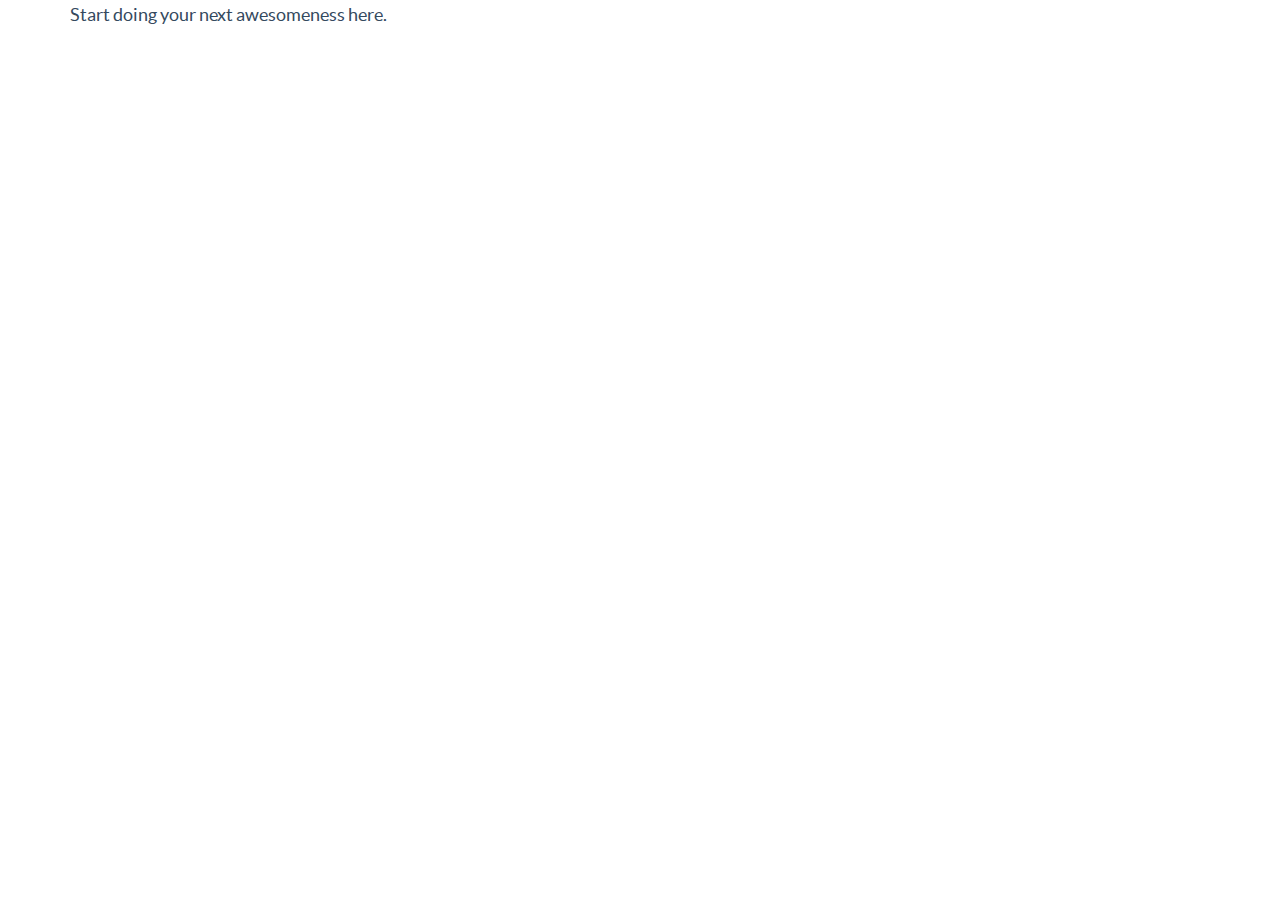
<file: lib/flat_ui/template.html>
<!DOCTYPE html>
<html lang="en">
  <head>
    <meta charset="utf-8">
    <title>Flat UI Free</title>
    <meta name="viewport" content="width=device-width, initial-scale=1.0">

    <!-- Loading Bootstrap -->
    <link href="bootstrap/css/bootstrap.css" rel="stylesheet">

    <!-- Loading Flat UI -->
    <link href="css/flat-ui.css" rel="stylesheet">

    <link rel="shortcut icon" href="images/favicon.ico">

    <!-- HTML5 shim, for IE6-8 support of HTML5 elements. All other JS at the end of file. -->
    <!--[if lt IE 9]>
      <script src="js/html5shiv.js"></script>
      <script src="js/respond.min.js"></script>
    <![endif]-->
  </head>
  <body>
    <div class="container">
        Start doing your next awesomeness here.
    </div>
    <!-- /.container -->


    <!-- Load JS here for greater good =============================-->
    <script src="js/jquery-1.8.3.min.js"></script>
    <script src="js/jquery-ui-1.10.3.custom.min.js"></script>
    <script src="js/jquery.ui.touch-punch.min.js"></script>
    <script src="js/bootstrap.min.js"></script>
    <script src="js/bootstrap-select.js"></script>
    <script src="js/bootstrap-switch.js"></script>
    <script src="js/flatui-checkbox.js"></script>
    <script src="js/flatui-radio.js"></script>
    <script src="js/jquery.tagsinput.js"></script>
    <script src="js/jquery.placeholder.js"></script>
  </body>
</html>
</file>
<file: lib/flat_ui/bootstrap/css/prettify.css>
.com { color: #93a1a1; }
.lit { color: #195f91; }
.pun, .opn, .clo { color: #93a1a1; }
.fun { color: #dc322f; }
.str, .atv { color: #D14; }
.kwd, .prettyprint .tag { color: #1e347b; }
.typ, .atn, .dec, .var { color: teal; }
.pln { color: #48484c; }

.prettyprint {
  padding: 8px;
  background-color: #f7f7f9;
  border: 1px solid #e1e1e8;
}
.prettyprint.linenums {
  -webkit-box-shadow: inset 40px 0 0 #fbfbfc, inset 41px 0 0 #ececf0;
     -moz-box-shadow: inset 40px 0 0 #fbfbfc, inset 41px 0 0 #ececf0;
          box-shadow: inset 40px 0 0 #fbfbfc, inset 41px 0 0 #ececf0;
}

/* Specify class=linenums on a pre to get line numbering */
ol.linenums {
  margin: 0 0 0 33px; /* IE indents via margin-left */
}
ol.linenums li {
  padding-left: 12px;
  color: #bebec5;
  line-height: 20px;
  text-shadow: 0 1px 0 #fff;
}
</file>
<file: lib/flat_ui/css/flat-ui.css>
@font-face {
  font-family: 'Lato';
  src: url('../fonts/lato/lato-black.eot');
  src: url('../fonts/lato/lato-black.eot?#iefix') format('embedded-opentype'), url('../fonts/lato/lato-black.woff') format('woff'), url('../fonts/lato/lato-black.ttf') format('truetype'), url('../fonts/lato/lato-black.svg#latoblack') format('svg');
  font-weight: 900;
  font-style: normal;
}
@font-face {
  font-family: 'Lato';
  src: url('../fonts/lato/lato-bold.eot');
  src: url('../fonts/lato/lato-bold.eot?#iefix') format('embedded-opentype'), url('../fonts/lato/lato-bold.woff') format('woff'), url('../fonts/lato/lato-bold.ttf') format('truetype'), url('../fonts/lato/lato-bold.svg#latobold') format('svg');
  font-weight: bold;
  font-style: normal;
}
@font-face {
  font-family: 'Lato';
  src: url('../fonts/lato/lato-bolditalic.eot');
  src: url('../fonts/lato/lato-bolditalic.eot?#iefix') format('embedded-opentype'), url('../fonts/lato/lato-bolditalic.woff') format('woff'), url('../fonts/lato/lato-bolditalic.ttf') format('truetype'), url('../fonts/lato/lato-bolditalic.svg#latobold-italic') format('svg');
  font-weight: bold;
  font-style: italic;
}
@font-face {
  font-family: 'Lato';
  src: url('../fonts/lato/lato-italic.eot');
  src: url('../fonts/lato/lato-italic.eot?#iefix') format('embedded-opentype'), url('../fonts/lato/lato-italic.woff') format('woff'), url('../fonts/lato/lato-italic.ttf') format('truetype'), url('../fonts/lato/lato-italic.svg#latoitalic') format('svg');
  font-weight: normal;
  font-style: italic;
}
@font-face {
  font-family: 'Lato';
  src: url('../fonts/lato/lato-light.eot');
  src: url('../fonts/lato/lato-light.eot?#iefix') format('embedded-opentype'), url('../fonts/lato/lato-light.woff') format('woff'), url('../fonts/lato/lato-light.ttf') format('truetype'), url('../fonts/lato/lato-light.svg#latolight') format('svg');
  font-weight: 300;
  font-style: normal;
}
@font-face {
  font-family: 'Lato';
  src: url('../fonts/lato/lato-regular.eot');
  src: url('../fonts/lato/lato-regular.eot?#iefix') format('embedded-opentype'), url('../fonts/lato/lato-regular.woff') format('woff'), url('../fonts/lato/lato-regular.ttf') format('truetype'), url('../fonts/lato/lato-regular.svg#latoregular') format('svg');
  font-weight: normal;
  font-style: normal;
}
@font-face {
  font-family: "Flat-UI-Icons";
  src: url('../fonts/flat-ui-icons-regular.eot');
  src: url('../fonts/flat-ui-icons-regular.eot?#iefix') format('embedded-opentype'), url('../fonts/flat-ui-icons-regular.woff') format('woff'), url('../fonts/flat-ui-icons-regular.ttf') format('truetype'), url('../fonts/flat-ui-icons-regular.svg#flat-ui-icons-regular') format('svg');
  font-weight: normal;
  font-style: normal;
}
/* Use the following CSS code if you want to use data attributes for inserting your icons */
[data-icon]:before {
  font-family: 'Flat-UI-Icons';
  content: attr(data-icon);
  speak: none;
  font-weight: normal;
  font-variant: normal;
  text-transform: none;
  -webkit-font-smoothing: antialiased;
  -moz-osx-font-smoothing: grayscale;
}
/* Use the following CSS code if you want to have a class per icon */
/*
Instead of a list of all class selectors,
you can use the generic selector below, but it's slower:
[class*="fui-"] {
*/
.fui-arrow-right,
.fui-arrow-left,
.fui-cmd,
.fui-check-inverted,
.fui-heart,
.fui-location,
.fui-plus,
.fui-check,
.fui-cross,
.fui-list,
.fui-new,
.fui-video,
.fui-photo,
.fui-volume,
.fui-time,
.fui-eye,
.fui-chat,
.fui-search,
.fui-user,
.fui-mail,
.fui-lock,
.fui-gear,
.fui-radio-unchecked,
.fui-radio-checked,
.fui-checkbox-unchecked,
.fui-checkbox-checked,
.fui-calendar-solid,
.fui-pause,
.fui-play,
.fui-check-inverted-2 {
  display: inline-block;
  font-family: 'Flat-UI-Icons';
  speak: none;
  font-style: normal;
  font-weight: normal;
  font-variant: normal;
  text-transform: none;
  -webkit-font-smoothing: antialiased;
  -moz-osx-font-smoothing: grayscale;
}
.fui-arrow-right:before {
  content: "\e02c";
}
.fui-arrow-left:before {
  content: "\e02d";
}
.fui-cmd:before {
  content: "\e02f";
}
.fui-check-inverted:before {
  content: "\e006";
}
.fui-heart:before {
  content: "\e007";
}
.fui-location:before {
  content: "\e008";
}
.fui-plus:before {
  content: "\e009";
}
.fui-check:before {
  content: "\e00a";
}
.fui-cross:before {
  content: "\e00b";
}
.fui-list:before {
  content: "\e00c";
}
.fui-new:before {
  content: "\e00d";
}
.fui-video:before {
  content: "\e00e";
}
.fui-photo:before {
  content: "\e00f";
}
.fui-volume:before {
  content: "\e010";
}
.fui-time:before {
  content: "\e011";
}
.fui-eye:before {
  content: "\e012";
}
.fui-chat:before {
  content: "\e013";
}
.fui-search:before {
  content: "\e01c";
}
.fui-user:before {
  content: "\e01d";
}
.fui-mail:before {
  content: "\e01e";
}
.fui-lock:before {
  content: "\e01f";
}
.fui-gear:before {
  content: "\e024";
}
.fui-radio-unchecked:before {
  content: "\e02b";
}
.fui-radio-checked:before {
  content: "\e032";
}
.fui-checkbox-unchecked:before {
  content: "\e033";
}
.fui-checkbox-checked:before {
  content: "\e034";
}
.fui-calendar-solid:before {
  content: "\e022";
}
.fui-pause:before {
  content: "\e03b";
}
.fui-play:before {
  content: "\e03c";
}
.fui-check-inverted-2:before {
  content: "\e000";
}
.dropdown-arrow-inverse {
  border-bottom-color: #34495e !important;
  border-top-color: #34495e !important;
}
body {
  font-family: "Lato", Helvetica, Arial, sans-serif;
  font-size: 18px;
  line-height: 1.72222;
  color: #34495e;
  background-color: #ffffff;
}
a {
  color: #16a085;
  text-decoration: none;
  -webkit-transition: 0.25s;
  transition: 0.25s;
}
a:hover,
a:focus {
  color: #1abc9c;
  text-decoration: none;
}
a:focus {
  outline: none;
}
.img-rounded {
  border-radius: 6px;
}
.img-thumbnail {
  padding: 4px;
  line-height: 1.72222;
  background-color: #ffffff;
  border: 2px solid #bdc3c7;
  border-radius: 6px;
  -webkit-transition: all 0.25s ease-in-out;
  transition: all 0.25s ease-in-out;
  display: inline-block;
  max-width: 100%;
  height: auto;
}
.img-comment {
  font-size: 15px;
  line-height: 1.2;
  font-style: italic;
  margin: 24px 0;
}
h1,
h2,
h3,
h4,
h5,
h6,
.h1,
.h2,
.h3,
.h4,
.h5,
.h6 {
  font-family: inherit;
  font-weight: 700;
  line-height: 1.1;
  color: inherit;
}
h1 small,
h2 small,
h3 small,
h4 small,
h5 small,
h6 small,
.h1 small,
.h2 small,
.h3 small,
.h4 small,
.h5 small,
.h6 small {
  color: #e7e9ec;
}
h1,
h2,
h3 {
  margin-top: 30px;
  margin-bottom: 15px;
}
h4,
h5,
h6 {
  margin-top: 15px;
  margin-bottom: 15px;
}
h6 {
  font-weight: normal;
}
h1,
.h1 {
  font-size: 61px;
}
h2,
.h2 {
  font-size: 53px;
}
h3,
.h3 {
  font-size: 40px;
}
h4,
.h4 {
  font-size: 29px;
}
h5,
.h5 {
  font-size: 28px;
}
h6,
.h6 {
  font-size: 24px;
}
p {
  font-size: 18px;
  line-height: 1.72222;
  margin: 0 0 15px;
}
.lead {
  margin-bottom: 30px;
  font-size: 28px;
  line-height: 1.46428571;
  font-weight: 300;
}
@media (min-width: 768px) {
  .lead {
    font-size: 30.006px;
  }
}
small,
.small {
  font-size: 83%;
  line-height: 2.067;
}
.text-muted {
  color: #bdc3c7;
}
.text-inverse {
  color: #ffffff;
}
.text-primary {
  color: #1abc9c;
}
a.text-primary:hover {
  color: #15967d;
}
.text-warning {
  color: #f1c40f;
}
a.text-warning:hover {
  color: #c19d0c;
}
.text-danger {
  color: #e74c3c;
}
a.text-danger:hover {
  color: #b93d30;
}
.text-success {
  color: #2ecc71;
}
a.text-success:hover {
  color: #25a35a;
}
.text-info {
  color: #3498db;
}
a.text-info:hover {
  color: #2a7aaf;
}
.bg-primary {
  color: #ffffff;
  background-color: #34495e;
}
a.bg-primary:hover {
  background-color: #222f3d;
}
.bg-success {
  background-color: #dff0d8;
}
a.bg-success:hover {
  background-color: #c1e2b3;
}
.bg-info {
  background-color: #d9edf7;
}
a.bg-info:hover {
  background-color: #afd9ee;
}
.bg-warning {
  background-color: #fcf8e3;
}
a.bg-warning:hover {
  background-color: #f7ecb5;
}
.bg-danger {
  background-color: #f2dede;
}
a.bg-danger:hover {
  background-color: #e4b9b9;
}
.page-header {
  padding-bottom: 14px;
  margin: 60px 0 30px;
  border-bottom: 1px solid #e7e9ec;
}
ul,
ol {
  margin-bottom: 15px;
}
dl {
  margin-bottom: 30px;
}
dt,
dd {
  line-height: 1.72222;
}
@media (min-width: 768px) {
  .dl-horizontal dt {
    width: 160px;
  }
  .dl-horizontal dd {
    margin-left: 180px;
  }
}
abbr[title],
abbr[data-original-title] {
  border-bottom: 1px dotted #bdc3c7;
}
blockquote {
  border-left: 3px solid #e7e9ec;
  padding: 0 0 0 16px;
  margin: 0 0 30px;
}
blockquote p {
  font-size: 20px;
  line-height: 1.55;
  font-weight: normal;
  margin-bottom: .4em;
}
blockquote small,
blockquote .small {
  font-size: 18px;
  line-height: 1.72222;
  font-style: italic;
  color: inherit;
}
blockquote small:before,
blockquote .small:before {
  content: "";
}
blockquote.pull-right {
  padding-right: 16px;
  padding-left: 0;
  border-right: 3px solid #e7e9ec;
  border-left: 0;
}
blockquote.pull-right small:after {
  content: "";
}
address {
  margin-bottom: 30px;
  line-height: 1.72222;
}
code,
kbd,
pre,
samp {
  font-family: Monaco, Menlo, Consolas, "Courier New", monospace;
}
code {
  padding: 2px 6px;
  font-size: 85%;
  color: #c7254e;
  background-color: #f9f2f4;
  border-radius: 4px;
}
kbd {
  padding: 2px 6px;
  font-size: 85%;
  color: #ffffff;
  background-color: #34495e;
  border-radius: 4px;
  box-shadow: none;
}
pre {
  padding: 8px;
  margin: 0 0 15px;
  font-size: 13px;
  line-height: 1.72222;
  color: inherit;
  background-color: #ffffff;
  border: 2px solid #e7e9ec;
  border-radius: 6px;
  white-space: pre;
}
.pre-scrollable {
  max-height: 340px;
}
.thumbnail {
  display: block;
  padding: 4px;
  margin-bottom: 5px;
  line-height: 1.72222;
  background-color: #ffffff;
  border: 2px solid #bdc3c7;
  border-radius: 6px;
  -webkit-transition: all 0.25s ease-in-out;
  transition: all 0.25s ease-in-out;
}
.thumbnail > img,
.thumbnail a > img {
  display: block;
  max-width: 100%;
  height: auto;
  margin-left: auto;
  margin-right: auto;
}
a.thumbnail:hover,
a.thumbnail:focus,
a.thumbnail.active {
  border-color: #16a085;
}
.thumbnail .caption {
  padding: 9px;
  color: #34495e;
}
.btn {
  border: none;
  font-size: 15px;
  font-weight: normal;
  line-height: 1.4;
  border-radius: 4px;
  padding: 10px 15px;
  -webkit-font-smoothing: subpixel-antialiased;
  -webkit-transition: border .25s linear, color .25s linear, background-color .25s linear;
  transition: border .25s linear, color .25s linear, background-color .25s linear;
}
.btn:hover,
.btn:focus {
  outline: none;
  color: #ffffff;
}
.btn:active,
.btn.active {
  outline: none;
  -webkit-box-shadow: none;
  box-shadow: none;
}
.btn.disabled,
.btn[disabled],
fieldset[disabled] .btn {
  background-color: #bdc3c7;
  color: rgba(255, 255, 255, 0.75);
  opacity: 0.7;
  filter: alpha(opacity=70);
}
.btn > [class^="fui-"] {
  margin: 0 1px;
  position: relative;
  line-height: 1;
  top: 1px;
}
.btn-xs.btn > [class^="fui-"] {
  font-size: 11px;
  top: 0;
}
.btn-hg.btn > [class^="fui-"] {
  top: 2px;
}
.btn-default {
  color: #ffffff;
  background-color: #bdc3c7;
}
.btn-default:hover,
.btn-default:focus,
.btn-default:active,
.btn-default.active,
.open .dropdown-toggle.btn-default {
  color: #ffffff;
  background-color: #cacfd2;
  border-color: #cacfd2;
}
.btn-default:active,
.btn-default.active,
.open .dropdown-toggle.btn-default {
  background: #a1a6a9;
  border-color: #a1a6a9;
}
.btn-default.disabled,
.btn-default[disabled],
fieldset[disabled] .btn-default,
.btn-default.disabled:hover,
.btn-default[disabled]:hover,
fieldset[disabled] .btn-default:hover,
.btn-default.disabled:focus,
.btn-default[disabled]:focus,
fieldset[disabled] .btn-default:focus,
.btn-default.disabled:active,
.btn-default[disabled]:active,
fieldset[disabled] .btn-default:active,
.btn-default.disabled.active,
.btn-default[disabled].active,
fieldset[disabled] .btn-default.active {
  background-color: #bdc3c7;
  border-color: #bdc3c7;
}
.btn-primary {
  color: #ffffff;
  background-color: #1abc9c;
}
.btn-primary:hover,
.btn-primary:focus,
.btn-primary:active,
.btn-primary.active,
.open .dropdown-toggle.btn-primary {
  color: #ffffff;
  background-color: #48c9b0;
  border-color: #48c9b0;
}
.btn-primary:active,
.btn-primary.active,
.open .dropdown-toggle.btn-primary {
  background: #16a085;
  border-color: #16a085;
}
.btn-primary.disabled,
.btn-primary[disabled],
fieldset[disabled] .btn-primary,
.btn-primary.disabled:hover,
.btn-primary[disabled]:hover,
fieldset[disabled] .btn-primary:hover,
.btn-primary.disabled:focus,
.btn-primary[disabled]:focus,
fieldset[disabled] .btn-primary:focus,
.btn-primary.disabled:active,
.btn-primary[disabled]:active,
fieldset[disabled] .btn-primary:active,
.btn-primary.disabled.active,
.btn-primary[disabled].active,
fieldset[disabled] .btn-primary.active {
  background-color: #1abc9c;
  border-color: #1abc9c;
}
.btn-info {
  color: #ffffff;
  background-color: #3498db;
}
.btn-info:hover,
.btn-info:focus,
.btn-info:active,
.btn-info.active,
.open .dropdown-toggle.btn-info {
  color: #ffffff;
  background-color: #5dade2;
  border-color: #5dade2;
}
.btn-info:active,
.btn-info.active,
.open .dropdown-toggle.btn-info {
  background: #2c81ba;
  border-color: #2c81ba;
}
.btn-info.disabled,
.btn-info[disabled],
fieldset[disabled] .btn-info,
.btn-info.disabled:hover,
.btn-info[disabled]:hover,
fieldset[disabled] .btn-info:hover,
.btn-info.disabled:focus,
.btn-info[disabled]:focus,
fieldset[disabled] .btn-info:focus,
.btn-info.disabled:active,
.btn-info[disabled]:active,
fieldset[disabled] .btn-info:active,
.btn-info.disabled.active,
.btn-info[disabled].active,
fieldset[disabled] .btn-info.active {
  background-color: #3498db;
  border-color: #3498db;
}
.btn-danger {
  color: #ffffff;
  background-color: #e74c3c;
}
.btn-danger:hover,
.btn-danger:focus,
.btn-danger:active,
.btn-danger.active,
.open .dropdown-toggle.btn-danger {
  color: #ffffff;
  background-color: #ec7063;
  border-color: #ec7063;
}
.btn-danger:active,
.btn-danger.active,
.open .dropdown-toggle.btn-danger {
  background: #c44133;
  border-color: #c44133;
}
.btn-danger.disabled,
.btn-danger[disabled],
fieldset[disabled] .btn-danger,
.btn-danger.disabled:hover,
.btn-danger[disabled]:hover,
fieldset[disabled] .btn-danger:hover,
.btn-danger.disabled:focus,
.btn-danger[disabled]:focus,
fieldset[disabled] .btn-danger:focus,
.btn-danger.disabled:active,
.btn-danger[disabled]:active,
fieldset[disabled] .btn-danger:active,
.btn-danger.disabled.active,
.btn-danger[disabled].active,
fieldset[disabled] .btn-danger.active {
  background-color: #e74c3c;
  border-color: #e74c3c;
}
.btn-success {
  color: #ffffff;
  background-color: #2ecc71;
}
.btn-success:hover,
.btn-success:focus,
.btn-success:active,
.btn-success.active,
.open .dropdown-toggle.btn-success {
  color: #ffffff;
  background-color: #58d68d;
  border-color: #58d68d;
}
.btn-success:active,
.btn-success.active,
.open .dropdown-toggle.btn-success {
  background: #27ad60;
  border-color: #27ad60;
}
.btn-success.disabled,
.btn-success[disabled],
fieldset[disabled] .btn-success,
.btn-success.disabled:hover,
.btn-success[disabled]:hover,
fieldset[disabled] .btn-success:hover,
.btn-success.disabled:focus,
.btn-success[disabled]:focus,
fieldset[disabled] .btn-success:focus,
.btn-success.disabled:active,
.btn-success[disabled]:active,
fieldset[disabled] .btn-success:active,
.btn-success.disabled.active,
.btn-success[disabled].active,
fieldset[disabled] .btn-success.active {
  background-color: #2ecc71;
  border-color: #2ecc71;
}
.btn-warning {
  color: #ffffff;
  background-color: #f1c40f;
}
.btn-warning:hover,
.btn-warning:focus,
.btn-warning:active,
.btn-warning.active,
.open .dropdown-toggle.btn-warning {
  color: #ffffff;
  background-color: #f5d313;
  border-color: #f5d313;
}
.btn-warning:active,
.btn-warning.active,
.open .dropdown-toggle.btn-warning {
  background: #cda70d;
  border-color: #cda70d;
}
.btn-warning.disabled,
.btn-warning[disabled],
fieldset[disabled] .btn-warning,
.btn-warning.disabled:hover,
.btn-warning[disabled]:hover,
fieldset[disabled] .btn-warning:hover,
.btn-warning.disabled:focus,
.btn-warning[disabled]:focus,
fieldset[disabled] .btn-warning:focus,
.btn-warning.disabled:active,
.btn-warning[disabled]:active,
fieldset[disabled] .btn-warning:active,
.btn-warning.disabled.active,
.btn-warning[disabled].active,
fieldset[disabled] .btn-warning.active {
  background-color: #f1c40f;
  border-color: #f1c40f;
}
.btn-inverse {
  color: #ffffff;
  background-color: #34495e;
}
.btn-inverse:hover,
.btn-inverse:focus,
.btn-inverse:active,
.btn-inverse.active,
.open .dropdown-toggle.btn-inverse {
  color: #ffffff;
  background-color: #415b76;
  border-color: #415b76;
}
.btn-inverse:active,
.btn-inverse.active,
.open .dropdown-toggle.btn-inverse {
  background: #2c3e50;
  border-color: #2c3e50;
}
.btn-inverse.disabled,
.btn-inverse[disabled],
fieldset[disabled] .btn-inverse,
.btn-inverse.disabled:hover,
.btn-inverse[disabled]:hover,
fieldset[disabled] .btn-inverse:hover,
.btn-inverse.disabled:focus,
.btn-inverse[disabled]:focus,
fieldset[disabled] .btn-inverse:focus,
.btn-inverse.disabled:active,
.btn-inverse[disabled]:active,
fieldset[disabled] .btn-inverse:active,
.btn-inverse.disabled.active,
.btn-inverse[disabled].active,
fieldset[disabled] .btn-inverse.active {
  background-color: #34495e;
  border-color: #34495e;
}
.btn-embossed {
  -webkit-box-shadow: inset 0 -2px 0 rgba(0, 0, 0, 0.15);
  box-shadow: inset 0 -2px 0 rgba(0, 0, 0, 0.15);
}
.btn-embossed.active,
.btn-embossed:active {
  -webkit-box-shadow: inset 0 2px 0 rgba(0, 0, 0, 0.15);
  box-shadow: inset 0 2px 0 rgba(0, 0, 0, 0.15);
}
.btn-wide {
  min-width: 140px;
  padding-left: 30px;
  padding-right: 30px;
}
.btn-link {
  color: #16a085;
}
.btn-link:hover,
.btn-link:focus {
  color: #1abc9c;
  text-decoration: underline;
  background-color: transparent;
}
.btn-link[disabled]:hover,
fieldset[disabled] .btn-link:hover,
.btn-link[disabled]:focus,
fieldset[disabled] .btn-link:focus {
  color: #bdc3c7;
  text-decoration: none;
}
.btn-hg {
  padding: 13px 20px;
  font-size: 22px;
  line-height: 1.227;
  border-radius: 6px;
}
.btn-lg {
  padding: 10px 19px;
  font-size: 17px;
  line-height: 1.471;
  border-radius: 6px;
}
.btn-sm {
  padding: 9px 13px;
  font-size: 13px;
  line-height: 1.385;
  border-radius: 4px;
}
.btn-xs {
  padding: 6px 9px;
  font-size: 12px;
  line-height: 1.083;
  border-radius: 3px;
}
.btn-tip {
  font-weight: 300;
  padding-left: 10px;
  font-size: 92%;
}
.btn-block {
  white-space: normal;
}
.btn-default .caret {
  border-top-color: #ffffff;
}
.btn-primary .caret,
.btn-success .caret,
.btn-warning .caret,
.btn-danger .caret,
.btn-info .caret {
  border-top-color: #ffffff;
}
.dropup .btn-default .caret {
  border-bottom-color: #ffffff;
}
.dropup .btn-primary .caret,
.dropup .btn-success .caret,
.dropup .btn-warning .caret,
.dropup .btn-danger .caret,
.dropup .btn-info .caret {
  border-bottom-color: #ffffff;
}
.btn-group-xs > .btn {
  padding: 6px 9px;
  font-size: 12px;
  line-height: 1.083;
  border-radius: 3px;
}
.btn-group-sm > .btn {
  padding: 9px 13px;
  font-size: 13px;
  line-height: 1.385;
  border-radius: 4px;
}
.btn-group-lg > .btn {
  padding: 10px 19px;
  font-size: 17px;
  line-height: 1.471;
  border-radius: 6px;
}
.btn-group-gh > .btn {
  padding: 13px 20px;
  font-size: 22px;
  line-height: 1.227;
  border-radius: 6px;
}
.btn-group > .btn + .btn {
  margin-left: 0;
}
.btn-group > .btn + .dropdown-toggle {
  border-left: 2px solid rgba(52, 73, 94, 0.15);
  padding-left: 12px;
  padding-right: 12px;
}
.btn-group > .btn + .dropdown-toggle .caret {
  margin-left: 3px;
  margin-right: 3px;
}
.btn-group > .btn.btn-gh + .dropdown-toggle .caret {
  margin-left: 7px;
  margin-right: 7px;
}
.btn-group > .btn.btn-sm + .dropdown-toggle .caret {
  margin-left: 0;
  margin-right: 0;
}
.dropdown-toggle .caret {
  margin-left: 8px;
}
.btn-group > .btn,
.btn-group > .dropdown-menu,
.btn-group > .popover {
  font-weight: 400;
}
.btn-group:focus .dropdown-toggle {
  outline: none;
  -webkit-transition: 0.25s;
  transition: 0.25s;
}
.btn-group.open .dropdown-toggle {
  color: rgba(255, 255, 255, 0.75);
  -webkit-box-shadow: none;
  box-shadow: none;
}
.btn-toolbar .btn.active {
  color: #ffffff;
}
.btn-toolbar .btn > [class^="fui-"] {
  font-size: 16px;
  margin: 0 1px;
}
.caret {
  border-width: 8px 6px;
  border-bottom-color: #34495e;
  border-top-color: #34495e;
  border-style: solid;
  border-bottom-style: none;
  -webkit-transition: 0.25s;
  transition: 0.25s;
  -webkit-transform: scale(1.001);
  -ms-transform: scale(1.001);
  transform: scale(1.001);
}
.dropup .caret,
.dropup .btn-lg .caret,
.navbar-fixed-bottom .dropdown .caret {
  border-bottom-width: 8px;
}
.btn-lg .caret {
  border-top-width: 8px;
  border-right-width: 6px;
  border-left-width: 6px;
}
.select {
  display: inline-block;
  margin-bottom: 10px;
}
[class*="span"] > .select[class*="span"] {
  margin-left: 0;
}
.select[class*="span"] .btn {
  width: 100%;
}
.select.select-block {
  display: block;
  float: none;
  margin-left: 0;
  width: auto;
}
.select.select-block:before,
.select.select-block:after {
  content: " ";
  /* 1 */

  display: table;
  /* 2 */

}
.select.select-block:after {
  clear: both;
}
.select.select-block .btn {
  width: 100%;
}
.select.select-block .dropdown-menu {
  width: 100%;
}
.select .btn {
  width: 220px;
}
.select .btn.btn-hg .filter-option {
  left: 20px;
  right: 40px;
  top: 13px;
}
.select .btn.btn-hg .caret {
  right: 20px;
}
.select .btn.btn-lg .filter-option {
  left: 18px;
  right: 38px;
}
.select .btn.btn-sm .filter-option {
  left: 13px;
  right: 33px;
}
.select .btn.btn-sm .caret {
  right: 13px;
}
.select .btn.btn-xs .filter-option {
  left: 13px;
  right: 33px;
  top: 5px;
}
.select .btn.btn-xs .caret {
  right: 13px;
}
.select .btn .filter-option {
  height: 26px;
  left: 13px;
  overflow: hidden;
  position: absolute;
  right: 33px;
  text-align: left;
  top: 10px;
}
.select .btn .caret {
  position: absolute;
  right: 16px;
  top: 50%;
  margin-top: -3px;
}
.select .btn .dropdown-toggle {
  border-radius: 6px;
}
.select .btn .dropdown-menu {
  min-width: 100%;
}
.select .btn .dropdown-menu dt {
  cursor: default;
  display: block;
  padding: 3px 20px;
}
.select .btn .dropdown-menu li:not(.disabled) > a:hover small {
  color: rgba(255, 255, 255, 0.004);
}
.select .btn .dropdown-menu li > a {
  min-height: 20px;
}
.select .btn .dropdown-menu li > a.opt {
  padding-left: 35px;
}
.select .btn .dropdown-menu li small {
  padding-left: .5em;
}
.select .btn .dropdown-menu li > dt small {
  font-weight: normal;
}
.select .btn > .disabled,
.select .btn .dropdown-menu li.disabled > a {
  cursor: default;
}
.select .caret {
  border-bottom-color: #ffffff;
  border-top-color: #ffffff;
}
legend {
  display: block;
  width: 100%;
  padding: 0;
  margin-bottom: 15px;
  font-size: 24px;
  line-height: inherit;
  color: inherit;
  border-bottom: none;
}
textarea {
  font-size: 20px;
  line-height: 24px;
  padding: 5px 11px;
}
input[type="search"] {
  -webkit-appearance: none !important;
}
label {
  font-weight: normal;
  font-size: 15px;
  line-height: 2.4;
}
.form-control:-moz-placeholder {
  color: #b2bcc5;
}
.form-control::-moz-placeholder {
  color: #b2bcc5;
  opacity: 1;
}
.form-control:-ms-input-placeholder {
  color: #b2bcc5;
}
.form-control::-webkit-input-placeholder {
  color: #b2bcc5;
}
.form-control.placeholder {
  color: #b2bcc5;
}
.form-control {
  border: 2px solid #bdc3c7;
  color: #34495e;
  font-family: "Lato", Helvetica, Arial, sans-serif;
  font-size: 15px;
  line-height: 1.467;
  padding: 8px 12px;
  height: 42px;
  -webkit-appearance: none;
  border-radius: 6px;
  -webkit-box-shadow: none;
  box-shadow: none;
  -webkit-transition: border .25s linear, color .25s linear, background-color .25s linear;
  transition: border .25s linear, color .25s linear, background-color .25s linear;
}
.form-group.focus .form-control,
.form-control:focus {
  border-color: #1abc9c;
  outline: 0;
  -webkit-box-shadow: none;
  box-shadow: none;
}
.form-control[disabled],
.form-control[readonly],
fieldset[disabled] .form-control {
  background-color: #f4f6f6;
  border-color: #d5dbdb;
  color: #d5dbdb;
  cursor: default;
  opacity: 0.7;
  filter: alpha(opacity=70);
}
.form-control.flat {
  border-color: transparent;
}
.form-control.flat:hover {
  border-color: #bdc3c7;
}
.form-control.flat:focus {
  border-color: #1abc9c;
}
.input-sm {
  height: 35px;
  padding: 6px 10px;
  font-size: 13px;
  line-height: 1.462;
  border-radius: 6px;
}
select.input-sm {
  height: 35px;
  line-height: 35px;
}
textarea.input-sm,
select[multiple].input-sm {
  height: auto;
}
.input-lg {
  height: 45px;
  padding: 10px 15px;
  font-size: 17px;
  line-height: 1.235;
  border-radius: 6px;
}
select.input-lg {
  height: 45px;
  line-height: 45px;
}
textarea.input-lg,
select[multiple].input-lg {
  height: auto;
}
.input-hg {
  height: 53px;
  padding: 10px 16px;
  font-size: 22px;
  line-height: 1.318;
  border-radius: 6px;
}
select.input-hg {
  height: 53px;
  line-height: 53px;
}
textarea.input-hg,
select[multiple].input-hg {
  height: auto;
}
.has-warning .help-block,
.has-warning .control-label,
.has-warning .radio,
.has-warning .checkbox,
.has-warning .radio-inline,
.has-warning .checkbox-inline {
  color: #f1c40f;
}
.has-warning .form-control {
  color: #f1c40f;
  border-color: #f1c40f;
  -webkit-box-shadow: none;
  box-shadow: none;
}
.has-warning .form-control:-moz-placeholder {
  color: #f1c40f;
}
.has-warning .form-control::-moz-placeholder {
  color: #f1c40f;
  opacity: 1;
}
.has-warning .form-control:-ms-input-placeholder {
  color: #f1c40f;
}
.has-warning .form-control::-webkit-input-placeholder {
  color: #f1c40f;
}
.has-warning .form-control.placeholder {
  color: #f1c40f;
}
.has-warning .form-control:focus {
  border-color: #f1c40f;
  -webkit-box-shadow: none;
  box-shadow: none;
}
.has-warning .input-group-addon {
  color: #f1c40f;
  border-color: #f1c40f;
  background-color: #ffffff;
}
.has-error .help-block,
.has-error .control-label,
.has-error .radio,
.has-error .checkbox,
.has-error .radio-inline,
.has-error .checkbox-inline {
  color: #e74c3c;
}
.has-error .form-control {
  color: #e74c3c;
  border-color: #e74c3c;
  -webkit-box-shadow: none;
  box-shadow: none;
}
.has-error .form-control:-moz-placeholder {
  color: #e74c3c;
}
.has-error .form-control::-moz-placeholder {
  color: #e74c3c;
  opacity: 1;
}
.has-error .form-control:-ms-input-placeholder {
  color: #e74c3c;
}
.has-error .form-control::-webkit-input-placeholder {
  color: #e74c3c;
}
.has-error .form-control.placeholder {
  color: #e74c3c;
}
.has-error .form-control:focus {
  border-color: #e74c3c;
  -webkit-box-shadow: none;
  box-shadow: none;
}
.has-error .input-group-addon {
  color: #e74c3c;
  border-color: #e74c3c;
  background-color: #ffffff;
}
.has-success .help-block,
.has-success .control-label,
.has-success .radio,
.has-success .checkbox,
.has-success .radio-inline,
.has-success .checkbox-inline {
  color: #2ecc71;
}
.has-success .form-control {
  color: #2ecc71;
  border-color: #2ecc71;
  -webkit-box-shadow: none;
  box-shadow: none;
}
.has-success .form-control:-moz-placeholder {
  color: #2ecc71;
}
.has-success .form-control::-moz-placeholder {
  color: #2ecc71;
  opacity: 1;
}
.has-success .form-control:-ms-input-placeholder {
  color: #2ecc71;
}
.has-success .form-control::-webkit-input-placeholder {
  color: #2ecc71;
}
.has-success .form-control.placeholder {
  color: #2ecc71;
}
.has-success .form-control:focus {
  border-color: #2ecc71;
  -webkit-box-shadow: none;
  box-shadow: none;
}
.has-success .input-group-addon {
  color: #2ecc71;
  border-color: #2ecc71;
  background-color: #ffffff;
}
.help-block {
  font-size: 15px;
  margin-bottom: 5px;
  color: inherit;
}
.form-group {
  position: relative;
  margin-bottom: 20px;
}
.form-horizontal .control-label,
.form-horizontal .radio,
.form-horizontal .checkbox,
.form-horizontal .radio-inline,
.form-horizontal .checkbox-inline {
  margin-top: 0;
  margin-bottom: 0;
  padding-top: 6px;
}
.form-horizontal .form-group {
  margin-left: -15px;
  margin-right: -15px;
}
.form-horizontal .form-group:before,
.form-horizontal .form-group:after {
  content: " ";
  /* 1 */

  display: table;
  /* 2 */

}
.form-horizontal .form-group:after {
  clear: both;
}
.form-horizontal .form-control-static {
  padding-top: 6px;
}
.form-group {
  position: relative;
}
.form-control + .input-icon {
  position: absolute;
  top: 2px;
  right: 2px;
  line-height: 37px;
  vertical-align: middle;
  font-size: 20px;
  color: #b2bcc5;
  background-color: #ffffff;
  padding: 0 12px 0 0;
  border-radius: 6px;
}
.input-hg + .input-icon {
  line-height: 49px;
  padding: 0 16px 0 0;
}
.input-lg + .input-icon {
  line-height: 41px;
  padding: 0 15px 0 0;
}
.input-sm + .input-icon {
  font-size: 18px;
  line-height: 30px;
  padding: 0 10px 0 0;
}
.has-success .input-icon {
  color: #2ecc71;
}
.has-warning .input-icon {
  color: #f1c40f;
}
.has-error .input-icon {
  color: #e74c3c;
}
.form-control[disabled] + .input-icon,
.form-control[readonly] + .input-icon,
fieldset[disabled] .form-control + .input-icon,
.form-control.disabled + .input-icon {
  color: #d5dbdb;
  background-color: transparent;
  opacity: 0.7;
  filter: alpha(opacity=70);
}
.input-group-hg > .form-control,
.input-group-hg > .input-group-addon,
.input-group-hg > .input-group-btn > .btn {
  height: 53px;
  padding: 10px 16px;
  font-size: 22px;
  line-height: 1.318;
  border-radius: 6px;
}
select.input-group-hg > .form-control,
select.input-group-hg > .input-group-addon,
select.input-group-hg > .input-group-btn > .btn {
  height: 53px;
  line-height: 53px;
}
textarea.input-group-hg > .form-control,
textarea.input-group-hg > .input-group-addon,
textarea.input-group-hg > .input-group-btn > .btn,
select[multiple].input-group-hg > .form-control,
select[multiple].input-group-hg > .input-group-addon,
select[multiple].input-group-hg > .input-group-btn > .btn {
  height: auto;
}
.input-group-lg > .form-control,
.input-group-lg > .input-group-addon,
.input-group-lg > .input-group-btn > .btn {
  height: 45px;
  padding: 10px 15px;
  font-size: 17px;
  line-height: 1.235;
  border-radius: 6px;
}
select.input-group-lg > .form-control,
select.input-group-lg > .input-group-addon,
select.input-group-lg > .input-group-btn > .btn {
  height: 45px;
  line-height: 45px;
}
textarea.input-group-lg > .form-control,
textarea.input-group-lg > .input-group-addon,
textarea.input-group-lg > .input-group-btn > .btn,
select[multiple].input-group-lg > .form-control,
select[multiple].input-group-lg > .input-group-addon,
select[multiple].input-group-lg > .input-group-btn > .btn {
  height: auto;
}
.input-group-sm > .form-control,
.input-group-sm > .input-group-addon,
.input-group-sm > .input-group-btn > .btn {
  height: 35px;
  padding: 6px 10px;
  font-size: 13px;
  line-height: 1.462;
  border-radius: 6px;
}
select.input-group-sm > .form-control,
select.input-group-sm > .input-group-addon,
select.input-group-sm > .input-group-btn > .btn {
  height: 35px;
  line-height: 35px;
}
textarea.input-group-sm > .form-control,
textarea.input-group-sm > .input-group-addon,
textarea.input-group-sm > .input-group-btn > .btn,
select[multiple].input-group-sm > .form-control,
select[multiple].input-group-sm > .input-group-addon,
select[multiple].input-group-sm > .input-group-btn > .btn {
  height: auto;
}
.input-group-addon {
  padding: 10px 12px;
  font-size: 15px;
  color: #ffffff;
  text-align: center;
  background-color: #bdc3c7;
  border: 1px solid #bdc3c7;
  border-radius: 6px;
  -webkit-transition: border .25s linear, color .25s linear, background-color .25s linear;
  transition: border .25s linear, color .25s linear, background-color .25s linear;
}
.input-group-hg .input-group-addon,
.input-group-lg .input-group-addon,
.input-group-sm .input-group-addon {
  line-height: 1;
}
.input-group .form-control:first-child,
.input-group-addon:first-child,
.input-group-btn:first-child > .btn,
.input-group-btn:first-child > .dropdown-toggle,
.input-group-btn:last-child > .btn:not(:last-child):not(.dropdown-toggle) {
  border-bottom-right-radius: 0;
  border-top-right-radius: 0;
}
.input-group .form-control:last-child,
.input-group-addon:last-child,
.input-group-btn:last-child > .btn,
.input-group-btn:last-child > .dropdown-toggle,
.input-group-btn:first-child > .btn:not(:first-child) {
  border-bottom-left-radius: 0;
  border-top-left-radius: 0;
}
.form-group.focus .input-group-addon,
.input-group.focus .input-group-addon {
  background-color: #1abc9c;
  border-color: #1abc9c;
}
.form-group.focus .input-group-btn > .btn-default + .btn-default,
.input-group.focus .input-group-btn > .btn-default + .btn-default {
  border-left-color: #16a085;
}
.form-group.focus .input-group-btn .btn,
.input-group.focus .input-group-btn .btn {
  border-color: #1abc9c;
  background-color: #ffffff;
  color: #1abc9c;
}
.form-group.focus .input-group-btn .btn-default,
.input-group.focus .input-group-btn .btn-default {
  color: #ffffff;
  background-color: #1abc9c;
}
.form-group.focus .input-group-btn .btn-default:hover,
.input-group.focus .input-group-btn .btn-default:hover,
.form-group.focus .input-group-btn .btn-default:focus,
.input-group.focus .input-group-btn .btn-default:focus,
.form-group.focus .input-group-btn .btn-default:active,
.input-group.focus .input-group-btn .btn-default:active,
.form-group.focus .input-group-btn .btn-default.active,
.input-group.focus .input-group-btn .btn-default.active,
.open .dropdown-toggle.form-group.focus .input-group-btn .btn-default,
.open .dropdown-toggle.input-group.focus .input-group-btn .btn-default {
  color: #ffffff;
  background-color: #48c9b0;
  border-color: #48c9b0;
}
.form-group.focus .input-group-btn .btn-default:active,
.input-group.focus .input-group-btn .btn-default:active,
.form-group.focus .input-group-btn .btn-default.active,
.input-group.focus .input-group-btn .btn-default.active,
.open .dropdown-toggle.form-group.focus .input-group-btn .btn-default,
.open .dropdown-toggle.input-group.focus .input-group-btn .btn-default {
  background: #16a085;
  border-color: #16a085;
}
.form-group.focus .input-group-btn .btn-default.disabled,
.input-group.focus .input-group-btn .btn-default.disabled,
.form-group.focus .input-group-btn .btn-default[disabled],
.input-group.focus .input-group-btn .btn-default[disabled],
fieldset[disabled] .form-group.focus .input-group-btn .btn-default,
fieldset[disabled] .input-group.focus .input-group-btn .btn-default,
.form-group.focus .input-group-btn .btn-default.disabled:hover,
.input-group.focus .input-group-btn .btn-default.disabled:hover,
.form-group.focus .input-group-btn .btn-default[disabled]:hover,
.input-group.focus .input-group-btn .btn-default[disabled]:hover,
fieldset[disabled] .form-group.focus .input-group-btn .btn-default:hover,
fieldset[disabled] .input-group.focus .input-group-btn .btn-default:hover,
.form-group.focus .input-group-btn .btn-default.disabled:focus,
.input-group.focus .input-group-btn .btn-default.disabled:focus,
.form-group.focus .input-group-btn .btn-default[disabled]:focus,
.input-group.focus .input-group-btn .btn-default[disabled]:focus,
fieldset[disabled] .form-group.focus .input-group-btn .btn-default:focus,
fieldset[disabled] .input-group.focus .input-group-btn .btn-default:focus,
.form-group.focus .input-group-btn .btn-default.disabled:active,
.input-group.focus .input-group-btn .btn-default.disabled:active,
.form-group.focus .input-group-btn .btn-default[disabled]:active,
.input-group.focus .input-group-btn .btn-default[disabled]:active,
fieldset[disabled] .form-group.focus .input-group-btn .btn-default:active,
fieldset[disabled] .input-group.focus .input-group-btn .btn-default:active,
.form-group.focus .input-group-btn .btn-default.disabled.active,
.input-group.focus .input-group-btn .btn-default.disabled.active,
.form-group.focus .input-group-btn .btn-default[disabled].active,
.input-group.focus .input-group-btn .btn-default[disabled].active,
fieldset[disabled] .form-group.focus .input-group-btn .btn-default.active,
fieldset[disabled] .input-group.focus .input-group-btn .btn-default.active {
  background-color: #1abc9c;
  border-color: #1abc9c;
}
.input-group-btn .btn {
  background-color: #ffffff;
  border: 2px solid #bdc3c7;
  color: #bdc3c7;
  line-height: 18px;
}
.input-group-btn .btn-default {
  color: #ffffff;
  background-color: #bdc3c7;
}
.input-group-btn .btn-default:hover,
.input-group-btn .btn-default:focus,
.input-group-btn .btn-default:active,
.input-group-btn .btn-default.active,
.open .dropdown-toggle.input-group-btn .btn-default {
  color: #ffffff;
  background-color: #cacfd2;
  border-color: #cacfd2;
}
.input-group-btn .btn-default:active,
.input-group-btn .btn-default.active,
.open .dropdown-toggle.input-group-btn .btn-default {
  background: #a1a6a9;
  border-color: #a1a6a9;
}
.input-group-btn .btn-default.disabled,
.input-group-btn .btn-default[disabled],
fieldset[disabled] .input-group-btn .btn-default,
.input-group-btn .btn-default.disabled:hover,
.input-group-btn .btn-default[disabled]:hover,
fieldset[disabled] .input-group-btn .btn-default:hover,
.input-group-btn .btn-default.disabled:focus,
.input-group-btn .btn-default[disabled]:focus,
fieldset[disabled] .input-group-btn .btn-default:focus,
.input-group-btn .btn-default.disabled:active,
.input-group-btn .btn-default[disabled]:active,
fieldset[disabled] .input-group-btn .btn-default:active,
.input-group-btn .btn-default.disabled.active,
.input-group-btn .btn-default[disabled].active,
fieldset[disabled] .input-group-btn .btn-default.active {
  background-color: #bdc3c7;
  border-color: #bdc3c7;
}
.input-group-hg .input-group-btn .btn {
  line-height: 31px;
}
.input-group-lg .input-group-btn .btn {
  line-height: 21px;
}
.input-group-sm .input-group-btn .btn {
  line-height: 19px;
}
.input-group-btn:first-child > .btn {
  border-right-width: 0;
  margin-right: -2px;
}
.input-group-btn:last-child > .btn {
  border-left-width: 0;
  margin-left: -2px;
}
.input-group-btn > .btn-default + .btn-default {
  border-left: 2px solid #bdc3c7;
}
.input-group-btn > .btn:first-child + .btn .caret {
  margin-left: 0;
}
.input-group-rounded .input-group-btn + .form-control,
.input-group-rounded .input-group-btn:last-child .btn {
  border-bottom-right-radius: 20px;
  border-top-right-radius: 20px;
}
.input-group-hg.input-group-rounded .input-group-btn + .form-control,
.input-group-hg.input-group-rounded .input-group-btn:last-child .btn {
  border-bottom-right-radius: 27px;
  border-top-right-radius: 27px;
}
.input-group-lg.input-group-rounded .input-group-btn + .form-control,
.input-group-lg.input-group-rounded .input-group-btn:last-child .btn {
  border-bottom-right-radius: 25px;
  border-top-right-radius: 25px;
}
.input-group-rounded .form-control:first-child,
.input-group-rounded .input-group-btn:first-child .btn {
  border-bottom-left-radius: 20px;
  border-top-left-radius: 20px;
}
.input-group-hg.input-group-rounded .form-control:first-child,
.input-group-hg.input-group-rounded .input-group-btn:first-child .btn {
  border-bottom-left-radius: 27px;
  border-top-left-radius: 27px;
}
.input-group-lg.input-group-rounded .form-control:first-child,
.input-group-lg.input-group-rounded .input-group-btn:first-child .btn {
  border-bottom-left-radius: 25px;
  border-top-left-radius: 25px;
}
.input-group-rounded .input-group-btn + .form-control {
  padding-left: 0;
}
.checkbox,
.radio {
  margin-bottom: 12px;
  padding-left: 32px;
  position: relative;
  -webkit-transition: color 0.25s linear;
  transition: color 0.25s linear;
  font-size: 14px;
  line-height: 1.5;
}
.checkbox input,
.radio input {
  outline: none !important;
  display: none;
}
.checkbox .icons,
.radio .icons {
  color: #bdc3c7;
  display: block;
  height: 20px;
  left: 0;
  position: absolute;
  top: 0;
  width: 20px;
  text-align: center;
  line-height: 21px;
  font-size: 20px;
  cursor: pointer;
  -webkit-transition: color 0.25s linear;
  transition: color 0.25s linear;
}
.checkbox .icons .first-icon,
.radio .icons .first-icon,
.checkbox .icons .second-icon,
.radio .icons .second-icon {
  display: inline-table;
  position: absolute;
  left: 0;
  top: 0;
  background-color: transparent;
  margin: 0;
  opacity: 1;
  filter: alpha(opacity=100);
}
.checkbox .icons .second-icon,
.radio .icons .second-icon {
  opacity: 0;
  filter: alpha(opacity=0);
}
.checkbox:hover,
.radio:hover {
  -webkit-transition: color 0.25s linear;
  transition: color 0.25s linear;
}
.checkbox:hover .first-icon,
.radio:hover .first-icon {
  opacity: 0;
  filter: alpha(opacity=0);
}
.checkbox:hover .second-icon,
.radio:hover .second-icon {
  opacity: 1;
  filter: alpha(opacity=100);
}
.checkbox.checked,
.radio.checked {
  color: #1abc9c;
}
.checkbox.checked .first-icon,
.radio.checked .first-icon {
  opacity: 0;
  filter: alpha(opacity=0);
}
.checkbox.checked .second-icon,
.radio.checked .second-icon {
  opacity: 1;
  filter: alpha(opacity=100);
  color: #1abc9c;
  -webkit-transition: color 0.25s linear;
  transition: color 0.25s linear;
}
.checkbox.disabled,
.radio.disabled {
  cursor: default;
  color: #e6e8ea;
}
.checkbox.disabled .icons,
.radio.disabled .icons {
  color: #e6e8ea;
}
.checkbox.disabled .first-icon,
.radio.disabled .first-icon {
  opacity: 1;
  filter: alpha(opacity=100);
}
.checkbox.disabled .second-icon,
.radio.disabled .second-icon {
  opacity: 0;
  filter: alpha(opacity=0);
}
.checkbox.disabled.checked .icons,
.radio.disabled.checked .icons {
  color: #e6e8ea;
}
.checkbox.disabled.checked .first-icon,
.radio.disabled.checked .first-icon {
  opacity: 0;
  filter: alpha(opacity=0);
}
.checkbox.disabled.checked .second-icon,
.radio.disabled.checked .second-icon {
  opacity: 1;
  filter: alpha(opacity=100);
  color: #e6e8ea;
}
.checkbox.primary .icons,
.radio.primary .icons {
  color: #34495e;
}
.checkbox.primary.checked,
.radio.primary.checked {
  color: #1abc9c;
}
.checkbox.primary.checked .icons,
.radio.primary.checked .icons {
  color: #1abc9c;
}
.checkbox.primary.disabled,
.radio.primary.disabled {
  cursor: default;
  color: #bdc3c7;
}
.checkbox.primary.disabled .icons,
.radio.primary.disabled .icons {
  color: #bdc3c7;
}
.checkbox.primary.disabled.checked .icons,
.radio.primary.disabled.checked .icons {
  color: #bdc3c7;
}
.radio + .radio,
.checkbox + .checkbox {
  margin-top: 10px;
}
.navbar {
  font-size: 16px;
  min-height: 53px;
  margin-bottom: 30px;
  border: none;
  border-radius: 6px;
}
@media (min-width: 768px) {
  .navbar-header {
    float: left;
  }
}
.navbar-collapse {
  box-shadow: none;
  padding-right: 21px;
  padding-left: 21px;
}
@media (min-width: 768px) {
  .navbar-collapse .navbar-nav.navbar-left:first-child {
    margin-left: -21px;
  }
  .navbar-collapse .navbar-nav.navbar-left:first-child > li:first-child a {
    border-bottom-left-radius: 6px;
    border-top-left-radius: 6px;
  }
  .navbar-collapse .navbar-nav.navbar-right:last-child {
    margin-right: -21px;
  }
  .navbar > .container .navbar-collapse .navbar-nav.navbar-right:last-child {
    margin-right: -36px;
  }
  .navbar-collapse .navbar-nav.navbar-right:last-child > .dropdown:last-child > a {
    border-radius: 0 6px 6px 0;
  }
  .navbar-collapse .navbar-form.navbar-right:last-child {
    margin-right: -17px;
  }
  .navbar-fixed-top .navbar-collapse .navbar-form.navbar-right:last-child,
  .navbar-fixed-bottom .navbar-collapse .navbar-form.navbar-right:last-child {
    margin-right: 0;
  }
}
@media (max-width: 767px) {
  .navbar-collapse .navbar-nav.navbar-right:last-child {
    margin-bottom: 3px;
  }
}
.container > .navbar-header,
.container-fluid > .navbar-header,
.container > .navbar-collapse,
.container-fluid > .navbar-collapse {
  margin-right: -21px;
  margin-left: -21px;
}
@media (min-width: 768px) {
  .container > .navbar-header,
  .container-fluid > .navbar-header,
  .container > .navbar-collapse,
  .container-fluid > .navbar-collapse {
    margin-right: 0;
    margin-left: 0;
  }
}
.navbar-static-top {
  z-index: 1000;
  border-width: 0;
  border-radius: 0;
}
.navbar-fixed-top,
.navbar-fixed-bottom {
  z-index: 1030;
  border-radius: 0;
}
.navbar-fixed-top {
  border-width: 0;
}
.navbar-fixed-bottom {
  margin-bottom: 0;
  border-width: 0;
}
.navbar-brand {
  font-size: 24px;
  line-height: 1.042;
  font-weight: 700;
  padding: 14px 21px;
}
.navbar-brand > [class*="fui-"] {
  font-size: 19px;
  line-height: 1.263;
  vertical-align: top;
}
@media (min-width: 768px) {
  .navbar > .container .navbar-brand,
  .navbar > .container-fluid .navbar-brand {
    margin-left: -21px;
  }
}
.navbar-toggle {
  border: none;
  color: #34495e;
  margin: 0 0 0 21px;
  padding: 0 21px;
  height: 53px;
  line-height: 53px;
}
.navbar-toggle:before {
  color: #16a085;
  content: "\e00c";
  font-family: "Flat-UI-Icons";
  font-size: 22px;
  font-style: normal;
  font-weight: normal;
  -webkit-font-smoothing: antialiased;
  -webkit-transition: color 0.25s linear;
  transition: color 0.25s linear;
}
.navbar-toggle:hover,
.navbar-toggle:focus {
  outline: none;
}
.navbar-toggle:hover:before,
.navbar-toggle:focus:before {
  color: #1abc9c;
}
.navbar-toggle .icon-bar {
  display: none;
}
@media (min-width: 768px) {
  .navbar-toggle {
    display: none;
  }
}
.navbar-nav {
  margin: 0;
}
.navbar-nav > li > a {
  font-size: 16px;
  padding: 15px 21px;
  line-height: 23px;
  font-weight: 700;
}
.navbar-nav .dropdown-toggle .caret {
  border-top-color: #16a085;
  border-bottom-color: #16a085;
  border-width: 8px 6px 0;
  margin-left: 12px;
}
.navbar-nav > li > a:hover,
.navbar-nav > li > a:focus,
.navbar-nav .open > a:focus,
.navbar-nav .open > a:hover {
  background-color: transparent;
}
.navbar-nav > li > a:hover .caret,
.navbar-nav > li > a:focus .caret,
.navbar-nav .open > a:focus .caret,
.navbar-nav .open > a:hover .caret {
  border-top-color: #1abc9c;
  border-bottom-color: #1abc9c;
}
.navbar-nav [class^="fui-"] {
  line-height: 20px;
  position: relative;
  top: 1px;
}
.navbar-nav .visible-sm > [class^="fui-"],
.navbar-nav .visible-xs > [class^="fui-"] {
  margin-left: 12px;
}
@media (max-width: 767px) {
  .navbar-nav {
    margin: 0 -21px;
  }
  .navbar-nav .open .dropdown-menu > li > a,
  .navbar-nav .open .dropdown-menu .dropdown-header {
    padding: 7px 15px 7px 31px !important;
  }
  .navbar-nav .open .dropdown-menu > li > a {
    line-height: 23px;
  }
  .navbar-nav > li > a {
    padding-top: 7px;
    padding-bottom: 7px;
  }
}
.navbar-input {
  height: 35px;
  padding: 5px 10px;
  font-size: 13px;
  line-height: 1.4;
  border-radius: 6px;
}
select.navbar-input {
  height: 35px;
  line-height: 35px;
}
textarea.navbar-input,
select[multiple].navbar-input {
  height: auto;
}
.navbar-form {
  -webkit-box-shadow: none;
  box-shadow: none;
  margin-top: 0;
  margin-bottom: 0;
  padding-right: 19px;
  padding-left: 19px;
  padding-top: 9px;
  padding-bottom: 9px;
}
@media (max-width: 767px) {
  .navbar-form .form-group {
    margin-bottom: 5px;
  }
}
@media (max-width: 767px) {
  .navbar-form {
    margin: 3px -21px;
    width: auto;
  }
}
@media (min-width: 768px) {
  .navbar-nav + .navbar-form.navbar-left,
  .navbar-form.navbar-right:last-child {
    width: 260px;
  }
}
.navbar-form .form-control,
.navbar-form .input-group-addon,
.navbar-form .btn {
  height: 35px;
  padding: 5px 10px;
  font-size: 13px;
  line-height: 1.4;
  border-radius: 6px;
}
select.navbar-form .form-control,
select.navbar-form .input-group-addon,
select.navbar-form .btn {
  height: 35px;
  line-height: 35px;
}
textarea.navbar-form .form-control,
textarea.navbar-form .input-group-addon,
textarea.navbar-form .btn,
select[multiple].navbar-form .form-control,
select[multiple].navbar-form .input-group-addon,
select[multiple].navbar-form .btn {
  height: auto;
}
.navbar-form .input-group .form-control:first-child,
.navbar-form .input-group-addon:first-child,
.navbar-form .input-group-btn:first-child > .btn,
.navbar-form .input-group-btn:first-child > .dropdown-toggle,
.navbar-form .input-group-btn:last-child > .btn:not(:last-child):not(.dropdown-toggle) {
  border-bottom-right-radius: 0;
  border-top-right-radius: 0;
}
.navbar-form .input-group .form-control:last-child,
.navbar-form .input-group-addon:last-child,
.navbar-form .input-group-btn:last-child > .btn,
.navbar-form .input-group-btn:last-child > .dropdown-toggle,
.navbar-form .input-group-btn:first-child > .btn:not(:first-child) {
  border-bottom-left-radius: 0;
  border-top-left-radius: 0;
}
.navbar-form .form-control {
  font-size: 15px;
  border-radius: 5px;
  display: table-cell;
}
.navbar-form .form-group + .btn {
  font-size: 15px;
  border-radius: 5px;
  margin-left: 4px;
}
@media (max-width: 767px) {
  .navbar-form .form-group {
    margin-bottom: 0;
  }
  .navbar-form .form-group + .btn {
    margin-top: 9px;
    margin-left: 0;
  }
}
.navbar-nav > li > .dropdown-menu {
  min-width: 100%;
  border-radius: 4px;
}
@media (max-width: 767px) {
  .navbar-nav > li > .dropdown-menu {
    -webkit-transition: all 0s;
    transition: all 0s;
    display: none;
  }
}
@media (max-width: 767px) {
  .navbar-nav > li.open > .dropdown-menu {
    margin-top: 0 !important;
    display: block;
  }
}
.navbar-fixed-bottom .navbar-nav > li > .dropdown-menu {
  border-bottom-right-radius: 4px;
  border-bottom-left-radius: 4px;
}
.navbar-nav > .open > .dropdown-toggle,
.navbar-nav > .open > .dropdown-toggle:focus,
.navbar-nav > .open > .dropdown-toggle:hover {
  background-color: transparent;
}
.navbar-text {
  font-size: 16px;
  line-height: 1.438;
  color: #34495e;
  margin-top: 0;
  margin-bottom: 0;
  padding-top: 15px;
  padding-bottom: 15px;
}
@media (min-width: 768px) {
  .navbar-text {
    margin-left: 21px;
    margin-right: 21px;
  }
  .navbar-text.navbar-right:last-child {
    margin-right: 0;
  }
}
.navbar-btn {
  margin-top: 6px;
  margin-bottom: 6px;
}
.navbar-btn.btn-sm {
  margin-top: 9px;
  margin-bottom: 8px;
}
.navbar-btn.btn-xs {
  margin-top: 14px;
  margin-bottom: 14px;
}
.navbar-unread,
.navbar-new {
  font-family: "Lato", Helvetica, Arial, sans-serif;
  background-color: #1abc9c;
  border-radius: 50%;
  color: #ffffff;
  font-size: 0;
  font-weight: 700;
  height: 6px;
  line-height: 1;
  position: absolute;
  right: 12px;
  text-align: center;
  top: 35%;
  width: 6px;
  z-index: 10;
}
@media (max-width: 768px) {
  .navbar-unread,
  .navbar-new {
    position: static;
    float: right;
    margin: 0 0 0 10px;
  }
}
.active .navbar-unread,
.active .navbar-new {
  background-color: #ffffff;
  display: none;
}
.navbar-new {
  background-color: #e74c3c;
  font-size: 12px;
  height: 18px;
  line-height: 17px;
  margin: -6px -10px;
  min-width: 18px;
  padding: 0 1px;
  width: auto;
  -webkit-font-smoothing: subpixel-antialiased;
}
.navbar-default {
  background-color: #ecf0f1;
}
.navbar-default .navbar-brand {
  color: #34495e;
}
.navbar-default .navbar-brand:hover,
.navbar-default .navbar-brand:focus {
  color: #1abc9c;
  background-color: transparent;
}
.navbar-default .navbar-toggle:before {
  color: #34495e;
}
.navbar-default .navbar-toggle:hover,
.navbar-default .navbar-toggle:focus {
  background-color: transparent;
}
.navbar-default .navbar-toggle:hover:before,
.navbar-default .navbar-toggle:focus:before {
  color: #1abc9c;
}
.navbar-default .navbar-collapse,
.navbar-default .navbar-form {
  border-color: #e5e9ea;
  border-width: 2px;
}
.navbar-default .navbar-nav > li > a {
  color: #34495e;
}
.navbar-default .navbar-nav > li > a:hover,
.navbar-default .navbar-nav > li > a:focus {
  color: #1abc9c;
  background-color: transparent;
}
.navbar-default .navbar-nav > .active > a,
.navbar-default .navbar-nav > .active > a:hover,
.navbar-default .navbar-nav > .active > a:focus {
  color: #1abc9c;
  background-color: transparent;
}
.navbar-default .navbar-nav > .disabled > a,
.navbar-default .navbar-nav > .disabled > a:hover,
.navbar-default .navbar-nav > .disabled > a:focus {
  color: #cccccc;
  background-color: transparent;
}
.navbar-default .navbar-nav > .dropdown > a .caret {
  border-top-color: #34495e;
  border-bottom-color: #34495e;
}
.navbar-default .navbar-nav > .active > a .caret {
  border-top-color: #1abc9c;
  border-bottom-color: #1abc9c;
}
.navbar-default .navbar-nav > .dropdown > a:hover .caret,
.navbar-default .navbar-nav > .dropdown > a:focus .caret {
  border-top-color: #1abc9c;
  border-bottom-color: #1abc9c;
}
.navbar-default .navbar-nav > .open > a,
.navbar-default .navbar-nav > .open > a:hover,
.navbar-default .navbar-nav > .open > a:focus {
  background-color: transparent;
  color: #1abc9c;
}
.navbar-default .navbar-nav > .open > a .caret,
.navbar-default .navbar-nav > .open > a:hover .caret,
.navbar-default .navbar-nav > .open > a:focus .caret {
  border-top-color: #1abc9c;
  border-bottom-color: #1abc9c;
}
@media (max-width: 767px) {
  .navbar-default .navbar-nav .open .dropdown-menu > li > a {
    color: #34495e;
  }
  .navbar-default .navbar-nav .open .dropdown-menu > li > a:hover,
  .navbar-default .navbar-nav .open .dropdown-menu > li > a:focus {
    color: #1abc9c;
    background-color: transparent;
  }
  .navbar-default .navbar-nav .open .dropdown-menu > .active > a,
  .navbar-default .navbar-nav .open .dropdown-menu > .active > a:hover,
  .navbar-default .navbar-nav .open .dropdown-menu > .active > a:focus {
    color: #1abc9c;
    background-color: transparent;
  }
  .navbar-default .navbar-nav .open .dropdown-menu > .disabled > a,
  .navbar-default .navbar-nav .open .dropdown-menu > .disabled > a:hover,
  .navbar-default .navbar-nav .open .dropdown-menu > .disabled > a:focus {
    color: #cccccc;
    background-color: transparent;
  }
}
.navbar-default .navbar-form .form-control {
  border-color: transparent;
}
.navbar-default .navbar-form .form-control:-moz-placeholder {
  color: #aeb6bf;
}
.navbar-default .navbar-form .form-control::-moz-placeholder {
  color: #aeb6bf;
  opacity: 1;
}
.navbar-default .navbar-form .form-control:-ms-input-placeholder {
  color: #aeb6bf;
}
.navbar-default .navbar-form .form-control::-webkit-input-placeholder {
  color: #aeb6bf;
}
.navbar-default .navbar-form .form-control.placeholder {
  color: #aeb6bf;
}
.navbar-default .navbar-form .form-control:focus {
  border-color: #1abc9c;
  color: #1abc9c;
}
.navbar-default .navbar-form .input-group-btn .btn {
  border-color: transparent;
  color: #919ba4;
}
.navbar-default .navbar-form .input-group.focus .form-control,
.navbar-default .navbar-form .input-group.focus .input-group-btn .btn {
  border-color: #1abc9c;
  color: #1abc9c;
}
.navbar-default .navbar-text {
  color: #34495e;
}
.navbar-default .navbar-text a {
  color: #34495e;
}
.navbar-default .navbar-text a:hover,
.navbar-default .navbar-text a:focus {
  color: #1abc9c;
}
.navbar-inverse {
  background-color: #34495e;
}
.navbar-inverse .navbar-brand {
  color: #ffffff;
}
.navbar-inverse .navbar-brand:hover,
.navbar-inverse .navbar-brand:focus {
  color: #1abc9c;
  background-color: transparent;
}
.navbar-inverse .navbar-toggle:before {
  color: #ffffff;
}
.navbar-inverse .navbar-toggle:hover,
.navbar-inverse .navbar-toggle:focus {
  background-color: transparent;
}
.navbar-inverse .navbar-toggle:hover:before,
.navbar-inverse .navbar-toggle:focus:before {
  color: #1abc9c;
}
.navbar-inverse .navbar-collapse {
  border-color: #2f4154;
  border-width: 2px;
}
.navbar-inverse .navbar-nav > li > a {
  color: #ffffff;
}
.navbar-inverse .navbar-nav > li > a:hover,
.navbar-inverse .navbar-nav > li > a:focus {
  color: #1abc9c;
  background-color: transparent;
}
.navbar-inverse .navbar-nav > .active > a,
.navbar-inverse .navbar-nav > .active > a:hover,
.navbar-inverse .navbar-nav > .active > a:focus {
  color: #ffffff;
  background-color: #1abc9c;
}
.navbar-inverse .navbar-nav > .disabled > a,
.navbar-inverse .navbar-nav > .disabled > a:hover,
.navbar-inverse .navbar-nav > .disabled > a:focus {
  color: #444444;
  background-color: transparent;
}
.navbar-inverse .navbar-nav > .dropdown > a:hover .caret,
.navbar-inverse .navbar-nav > .dropdown > a:focus .caret {
  border-top-color: #1abc9c;
  border-bottom-color: #1abc9c;
}
.navbar-inverse .navbar-nav > .open > a,
.navbar-inverse .navbar-nav > .open > a:hover,
.navbar-inverse .navbar-nav > .open > a:focus {
  background-color: #1abc9c;
  color: #ffffff;
  border-left-color: transparent;
}
.navbar-inverse .navbar-nav > .open > a .caret,
.navbar-inverse .navbar-nav > .open > a:hover .caret,
.navbar-inverse .navbar-nav > .open > a:focus .caret {
  border-top-color: #ffffff;
  border-bottom-color: #ffffff;
}
.navbar-inverse .navbar-nav > .dropdown > a .caret {
  border-top-color: #4b6075;
  border-bottom-color: #4b6075;
}
.navbar-inverse .navbar-nav > .open > .dropdown-arrow {
  border-top-color: #34495e;
  border-bottom-color: #34495e;
}
.navbar-inverse .navbar-nav > .open > .dropdown-menu {
  background-color: #34495e;
  padding: 3px 4px;
}
.navbar-inverse .navbar-nav > .open > .dropdown-menu > li > a {
  color: #e1e4e7;
  border-radius: 4px;
  padding: 6px 9px;
}
.navbar-inverse .navbar-nav > .open > .dropdown-menu > li > a:hover,
.navbar-inverse .navbar-nav > .open > .dropdown-menu > li > a:focus {
  color: #ffffff;
  background-color: #1abc9c;
}
.navbar-inverse .navbar-nav > .open > .dropdown-menu > .divider {
  background-color: #2f4154;
  height: 2px;
  margin-left: -4px;
  margin-right: -4px;
}
@media (max-width: 767px) {
  .navbar-inverse .navbar-nav > li > a {
    border-left-width: 0;
  }
  .navbar-inverse .navbar-nav .open .dropdown-menu > li > a {
    color: #ffffff;
  }
  .navbar-inverse .navbar-nav .open .dropdown-menu > li > a:hover,
  .navbar-inverse .navbar-nav .open .dropdown-menu > li > a:focus {
    color: #1abc9c;
    background-color: transparent;
  }
  .navbar-inverse .navbar-nav .open .dropdown-menu > .active > a,
  .navbar-inverse .navbar-nav .open .dropdown-menu > .active > a:hover,
  .navbar-inverse .navbar-nav .open .dropdown-menu > .active > a:focus {
    color: #ffffff;
    background-color: #1abc9c;
  }
  .navbar-inverse .navbar-nav .open .dropdown-menu > .disabled > a,
  .navbar-inverse .navbar-nav .open .dropdown-menu > .disabled > a:hover,
  .navbar-inverse .navbar-nav .open .dropdown-menu > .disabled > a:focus {
    color: #444444;
    background-color: transparent;
  }
  .navbar-inverse .navbar-nav .dropdown-menu .divider {
    background-color: #2f4154;
  }
}
.navbar-inverse .navbar-form .form-control {
  color: #536a81;
  border-color: transparent;
  background-color: #293a4a;
}
.navbar-inverse .navbar-form .form-control:-moz-placeholder {
  color: #536a81;
}
.navbar-inverse .navbar-form .form-control::-moz-placeholder {
  color: #536a81;
  opacity: 1;
}
.navbar-inverse .navbar-form .form-control:-ms-input-placeholder {
  color: #536a81;
}
.navbar-inverse .navbar-form .form-control::-webkit-input-placeholder {
  color: #536a81;
}
.navbar-inverse .navbar-form .form-control.placeholder {
  color: #536a81;
}
.navbar-inverse .navbar-form .form-control:focus {
  border-color: #1abc9c;
  color: #1abc9c;
}
.navbar-inverse .navbar-form .btn {
  color: #ffffff;
  background-color: #1abc9c;
}
.navbar-inverse .navbar-form .btn:hover,
.navbar-inverse .navbar-form .btn:focus,
.navbar-inverse .navbar-form .btn:active,
.navbar-inverse .navbar-form .btn.active,
.open .dropdown-toggle.navbar-inverse .navbar-form .btn {
  color: #ffffff;
  background-color: #48c9b0;
  border-color: #48c9b0;
}
.navbar-inverse .navbar-form .btn:active,
.navbar-inverse .navbar-form .btn.active,
.open .dropdown-toggle.navbar-inverse .navbar-form .btn {
  background: #16a085;
  border-color: #16a085;
}
.navbar-inverse .navbar-form .btn.disabled,
.navbar-inverse .navbar-form .btn[disabled],
fieldset[disabled] .navbar-inverse .navbar-form .btn,
.navbar-inverse .navbar-form .btn.disabled:hover,
.navbar-inverse .navbar-form .btn[disabled]:hover,
fieldset[disabled] .navbar-inverse .navbar-form .btn:hover,
.navbar-inverse .navbar-form .btn.disabled:focus,
.navbar-inverse .navbar-form .btn[disabled]:focus,
fieldset[disabled] .navbar-inverse .navbar-form .btn:focus,
.navbar-inverse .navbar-form .btn.disabled:active,
.navbar-inverse .navbar-form .btn[disabled]:active,
fieldset[disabled] .navbar-inverse .navbar-form .btn:active,
.navbar-inverse .navbar-form .btn.disabled.active,
.navbar-inverse .navbar-form .btn[disabled].active,
fieldset[disabled] .navbar-inverse .navbar-form .btn.active {
  background-color: #1abc9c;
  border-color: #1abc9c;
}
.navbar-inverse .navbar-form .input-group-btn .btn {
  border-color: transparent;
  background-color: #293a4a;
  color: #526a82;
}
.navbar-inverse .navbar-form .input-group.focus .form-control,
.navbar-inverse .navbar-form .input-group.focus .input-group-btn .btn {
  border-color: #1abc9c;
  color: #1abc9c;
}
@media (max-width: 767px) {
  .navbar-inverse .navbar-form {
    border-color: #2f4154;
    border-width: 2px 0;
  }
}
.navbar-inverse .navbar-text {
  color: #ffffff;
}
.navbar-inverse .navbar-text a {
  color: #ffffff;
}
.navbar-inverse .navbar-text a:hover,
.navbar-inverse .navbar-text a:focus {
  color: #1abc9c;
}
.navbar-inverse .navbar-btn {
  color: #ffffff;
  background-color: #1abc9c;
}
.navbar-inverse .navbar-btn:hover,
.navbar-inverse .navbar-btn:focus,
.navbar-inverse .navbar-btn:active,
.navbar-inverse .navbar-btn.active,
.open .dropdown-toggle.navbar-inverse .navbar-btn {
  color: #ffffff;
  background-color: #48c9b0;
  border-color: #48c9b0;
}
.navbar-inverse .navbar-btn:active,
.navbar-inverse .navbar-btn.active,
.open .dropdown-toggle.navbar-inverse .navbar-btn {
  background: #16a085;
  border-color: #16a085;
}
.navbar-inverse .navbar-btn.disabled,
.navbar-inverse .navbar-btn[disabled],
fieldset[disabled] .navbar-inverse .navbar-btn,
.navbar-inverse .navbar-btn.disabled:hover,
.navbar-inverse .navbar-btn[disabled]:hover,
fieldset[disabled] .navbar-inverse .navbar-btn:hover,
.navbar-inverse .navbar-btn.disabled:focus,
.navbar-inverse .navbar-btn[disabled]:focus,
fieldset[disabled] .navbar-inverse .navbar-btn:focus,
.navbar-inverse .navbar-btn.disabled:active,
.navbar-inverse .navbar-btn[disabled]:active,
fieldset[disabled] .navbar-inverse .navbar-btn:active,
.navbar-inverse .navbar-btn.disabled.active,
.navbar-inverse .navbar-btn[disabled].active,
fieldset[disabled] .navbar-inverse .navbar-btn.active {
  background-color: #1abc9c;
  border-color: #1abc9c;
}
@media (min-width: 768px) {
  .navbar-embossed > .navbar-collapse {
    border-radius: 6px;
    -webkit-box-shadow: inset 0 -2px 0 rgba(0, 0, 0, 0.15);
    box-shadow: inset 0 -2px 0 rgba(0, 0, 0, 0.15);
  }
  .navbar-embossed.navbar-inverse .navbar-nav .active > a,
  .navbar-embossed.navbar-inverse .navbar-nav .open > a {
    -webkit-box-shadow: inset 0 -2px 0 rgba(0, 0, 0, 0.15);
    box-shadow: inset 0 -2px 0 rgba(0, 0, 0, 0.15);
  }
}
.navbar-lg {
  min-height: 76px;
}
.navbar-lg .navbar-brand {
  line-height: 1;
  padding-top: 26px;
  padding-bottom: 26px;
}
.navbar-lg .navbar-brand > [class*="fui-"] {
  font-size: 24px;
  line-height: 1;
}
.navbar-lg .navbar-nav > li > a {
  font-size: 15px;
  line-height: 1.6;
}
@media (min-width: 768px) {
  .navbar-lg .navbar-nav > li > a {
    padding-top: 26px;
    padding-bottom: 26px;
  }
}
.navbar-lg .navbar-toggle {
  height: 76px;
  line-height: 76px;
}
.navbar-lg .navbar-form {
  padding-top: 20.5px;
  padding-bottom: 20.5px;
}
.navbar-lg .navbar-text {
  padding-top: 26.5px;
  padding-bottom: 26.5px;
}
.navbar-lg .navbar-btn {
  margin-top: 17.5px;
  margin-bottom: 17.5px;
}
.navbar-lg .navbar-btn.btn-sm {
  margin-top: 20.5px;
  margin-bottom: 20.5px;
}
.navbar-lg .navbar-btn.btn-xs {
  margin-top: 25.5px;
  margin-bottom: 25.5px;
}
.tagsinput {
  background: white;
  border: 2px solid #1abc9c;
  border-radius: 6px;
  height: 100px;
  margin-bottom: 18px;
  padding: 6px 1px 1px 6px;
  overflow-y: auto;
  text-align: left;
}
.tagsinput .tag {
  border-radius: 4px;
  background-color: #1abc9c;
  color: #ffffff;
  font-size: 14px;
  cursor: pointer;
  display: inline-block;
  margin-right: 5px;
  margin-bottom: 5px;
  overflow: hidden;
  line-height: 15px;
  padding: 6px 13px 8px 19px;
  position: relative;
  vertical-align: middle;
  -webkit-transition: 0.25s linear;
  transition: 0.25s linear;
}
.tagsinput .tag:hover {
  background-color: #16a085;
  color: #ffffff;
  padding-left: 12px;
  padding-right: 20px;
}
.tagsinput .tag:hover .tagsinput-remove-link {
  color: #ffffff;
  opacity: 1;
  display: block\9;
}
.tagsinput input {
  background: transparent;
  border: none;
  color: #34495e;
  font-family: "Lato", Helvetica, Arial, sans-serif;
  font-size: 14px;
  margin: 0px;
  padding: 0 0 0 5px;
  outline: none !important;
  margin: 6px 5px 0 0;
  vertical-align: top;
  width: 12px;
}
.tagsinput-remove-link {
  bottom: 0;
  color: #ffffff;
  cursor: pointer;
  font-size: 12px;
  opacity: 0;
  padding: 7px 7px 5px 0;
  position: absolute;
  right: 0;
  text-align: right;
  text-decoration: none;
  top: 0;
  width: 100%;
  z-index: 2;
  display: none\9;
}
.tagsinput-remove-link:before {
  color: #ffffff;
  content: "\e00b";
  font-family: "Flat-UI-Icons";
}
.tagsinput-add-container {
  vertical-align: middle;
  display: inline-block;
}
.tagsinput-add {
  background-color: #d6dbdf;
  border-radius: 3px;
  color: #ffffff;
  cursor: pointer;
  display: inline-block;
  font-size: 14px;
  line-height: 1;
  margin-bottom: 5px;
  padding: 7px 9px;
  vertical-align: top;
  -webkit-transition: 0.25s linear;
  transition: 0.25s linear;
}
.tagsinput-add:hover {
  background-color: #1abc9c;
}
.tagsinput-add:before {
  content: "\e009";
  font-family: "Flat-UI-Icons";
}
.tags_clear {
  clear: both;
  width: 100%;
  height: 0px;
}
.not_valid {
  background: #fbd8db !important;
  color: #90111a !important;
  margin-left: 5px !important;
}
.twitter-typeahead {
  width: 100%;
}
.twitter-typeahead .tt-query,
.twitter-typeahead .tt-hint {
  border: 2px solid #bdc3c7;
  color: #34495e;
  font-family: "Lato", Helvetica, Arial, sans-serif;
  font-size: 15px;
  line-height: 1.467;
  padding: 8px 12px;
  height: 42px;
  -webkit-appearance: none;
  border-radius: 6px;
  -webkit-box-shadow: none;
  box-shadow: none;
  -webkit-transition: border .25s linear, color .25s linear, background-color .25s linear;
  transition: border .25s linear, color .25s linear, background-color .25s linear;
}
.twitter-typeahead .tt-query:-moz-placeholder,
.twitter-typeahead .tt-hint:-moz-placeholder {
  color: #b2bcc5;
}
.twitter-typeahead .tt-query::-moz-placeholder,
.twitter-typeahead .tt-hint::-moz-placeholder {
  color: #b2bcc5;
  opacity: 1;
}
.twitter-typeahead .tt-query:-ms-input-placeholder,
.twitter-typeahead .tt-hint:-ms-input-placeholder {
  color: #b2bcc5;
}
.twitter-typeahead .tt-query::-webkit-input-placeholder,
.twitter-typeahead .tt-hint::-webkit-input-placeholder {
  color: #b2bcc5;
}
.twitter-typeahead .tt-query.placeholder,
.twitter-typeahead .tt-hint.placeholder {
  color: #b2bcc5;
}
.form-group.focus .twitter-typeahead .tt-query,
.form-group.focus .twitter-typeahead .tt-hint,
.twitter-typeahead .tt-query:focus,
.twitter-typeahead .tt-hint:focus {
  border-color: #1abc9c;
  outline: 0;
  -webkit-box-shadow: none;
  box-shadow: none;
}
.twitter-typeahead .tt-query[disabled],
.twitter-typeahead .tt-hint[disabled],
.twitter-typeahead .tt-query[readonly],
.twitter-typeahead .tt-hint[readonly],
fieldset[disabled] .twitter-typeahead .tt-query,
fieldset[disabled] .twitter-typeahead .tt-hint {
  background-color: #f4f6f6;
  border-color: #d5dbdb;
  color: #d5dbdb;
  cursor: default;
  opacity: 0.7;
  filter: alpha(opacity=70);
}
.twitter-typeahead .tt-query.flat,
.twitter-typeahead .tt-hint.flat {
  border-color: transparent;
}
.twitter-typeahead .tt-query.flat:hover,
.twitter-typeahead .tt-hint.flat:hover {
  border-color: #bdc3c7;
}
.twitter-typeahead .tt-query.flat:focus,
.twitter-typeahead .tt-hint.flat:focus {
  border-color: #1abc9c;
}
.twitter-typeahead .tt-query + .input-icon,
.twitter-typeahead .tt-hint + .input-icon {
  position: absolute;
  top: 2px;
  right: 2px;
  line-height: 37px;
  vertical-align: middle;
  font-size: 20px;
  color: #b2bcc5;
  background-color: #ffffff;
  padding: 0 12px 0 0;
  border-radius: 6px;
}
.twitter-typeahead .tt-dropdown-menu {
  width: 100%;
  margin-top: 5px;
  border: 2px solid #1abc9c;
  padding: 5px 0;
  background-color: #ffffff;
  border-radius: 6px;
}
.twitter-typeahead .tt-suggestion p {
  padding: 6px 14px;
  font-size: 14px;
  line-height: 1.429;
  margin: 0;
}
.twitter-typeahead .tt-suggestion:first-child p,
.twitter-typeahead .tt-suggestion:last-child p {
  padding: 6px 14px;
}
.twitter-typeahead .tt-suggestion.tt-is-under-cursor {
  color: #fff;
  background-color: #16a085;
}
.progress {
  background: #ebedef;
  border-radius: 32px;
  height: 12px;
  -webkit-box-shadow: none;
  box-shadow: none;
}
.progress-bar {
  background: #1abc9c;
  line-height: 12px;
  -webkit-box-shadow: none;
  box-shadow: none;
}
.progress-bar-success {
  background-color: #2ecc71;
}
.progress-bar-warning {
  background-color: #f1c40f;
}
.progress-bar-danger {
  background-color: #e74c3c;
}
.progress-bar-info {
  background-color: #3498db;
}
.ui-slider {
  background: #ebedef;
  border-radius: 32px;
  height: 12px;
  -webkit-box-shadow: none;
  box-shadow: none;
  margin-bottom: 20px;
  position: relative;
  cursor: pointer;
}
.ui-slider-handle {
  background-color: #16a085;
  border-radius: 50%;
  cursor: pointer;
  height: 18px;
  position: absolute;
  width: 18px;
  z-index: 2;
  -webkit-transition: background 0.25s;
  transition: background 0.25s;
}
.ui-slider-handle:hover,
.ui-slider-handle:focus {
  background-color: #48c9b0;
  outline: none;
}
.ui-slider-handle:active {
  background-color: #16a085;
}
.ui-slider-range {
  background-color: #1abc9c;
  display: block;
  height: 100%;
  position: absolute;
  z-index: 1;
}
.ui-slider-segment {
  background-color: #d9dbdd;
  border-radius: 50%;
  height: 6px;
  width: 6px;
}
.ui-slider-value {
  float: right;
  font-size: 13px;
  margin-top: 12px;
}
.ui-slider-value.first {
  clear: left;
  float: left;
}
.ui-slider-horizontal .ui-slider-handle {
  margin-left: -9px;
  top: -3px;
}
.ui-slider-horizontal .ui-slider-handle[style*="100"] {
  margin-left: -15px;
}
.ui-slider-horizontal .ui-slider-range {
  border-radius: 30px 0 0 30px;
}
.ui-slider-horizontal .ui-slider-segment {
  float: left;
  margin: 3px -6px 0 0;
}
.ui-slider-vertical {
  width: 12px;
}
.ui-slider-vertical .ui-slider-handle {
  margin-left: -3px;
  margin-bottom: -11px;
  top: auto;
}
.ui-slider-vertical .ui-slider-range {
  width: 100%;
  bottom: 0;
  border-radius: 0 0 30px 30px;
}
.ui-slider-vertical .ui-slider-segment {
  position: absolute;
  right: 3px;
}
.pager {
  background-color: #34495e;
  border-radius: 6px;
  color: #ffffff;
  font-size: 16px;
  font-weight: 700;
  display: inline-block;
}
.pager li:first-child > a,
.pager li:first-child > span {
  border-left: none;
  border-radius: 6px 0 0 6px;
}
.pager li > a,
.pager li > span {
  background: none;
  border: none;
  border-left: 2px solid #2c3e50;
  color: #ffffff;
  padding: 9px 15px 10px;
  text-decoration: none;
  white-space: nowrap;
  border-radius: 0 6px 6px 0;
  line-height: 1.313;
}
.pager li > a:hover,
.pager li > span:hover,
.pager li > a:focus,
.pager li > span:focus {
  background-color: #2c3e50;
}
.pager li > a:active,
.pager li > span:active {
  background-color: #2c3e50;
}
.pager li > a [class*="fui-"] + span,
.pager li > span [class*="fui-"] + span {
  margin-left: 8px;
}
.pager li > a span + [class*="fui-"],
.pager li > span span + [class*="fui-"] {
  margin-left: 8px;
}
.pagination {
  position: relative;
}
.pagination ul {
  background: #d6dbdf;
  color: #ffffff;
  padding: 0;
  margin: 0;
  display: inline-block;
  border-radius: 6px;
}
.pagination ul li {
  display: inline-block;
  margin-right: -3px;
  vertical-align: middle;
}
.pagination ul li:first-child {
  border-radius: 6px 0 0 6px;
}
.pagination ul li:first-child.previous + li > a,
.pagination ul li:first-child.previous + li > span {
  border-left-width: 5px;
}
.pagination ul li:last-child {
  border-radius: 0 6px 6px 0;
  margin-right: 0;
}
.pagination ul li.previous > a,
.pagination ul li.next > a,
.pagination ul li.previous > span,
.pagination ul li.next > span {
  background: transparent;
  border: none;
  border-right: 2px solid #e4e7ea;
  font-size: 16px;
  margin: 0 9px 0 0;
  padding: 12px 17px;
  border-radius: 6px 0 0 6px;
}
.pagination ul li.previous > a,
.pagination ul li.next > a,
.pagination ul li.previous > span,
.pagination ul li.next > span,
.pagination ul li.previous > a:hover,
.pagination ul li.next > a:hover,
.pagination ul li.previous > span:hover,
.pagination ul li.next > span:hover,
.pagination ul li.previous > a:focus,
.pagination ul li.next > a:focus,
.pagination ul li.previous > span:focus,
.pagination ul li.next > span:focus {
  border-color: #e4e7ea !important;
}
@media (max-width: 480px) {
  .pagination ul li.previous > a,
  .pagination ul li.next > a,
  .pagination ul li.previous > span,
  .pagination ul li.next > span {
    margin-right: 0;
  }
}
.pagination ul li.next {
  margin-left: 9px;
}
.pagination ul li.next > a,
.pagination ul li.next > span {
  border-left: 2px solid #e4e7ea;
  border-right: none;
  margin: 0;
  border-radius: 0 6px 6px 0;
}
.pagination ul li.active > a,
.pagination ul li.active > span {
  background-color: #ffffff;
  border-color: #ffffff;
  border-width: 2px !important;
  color: #d6dbdf;
  margin: 10px 5px 9px;
}
.pagination ul li.active > a:hover,
.pagination ul li.active > span:hover,
.pagination ul li.active > a:focus,
.pagination ul li.active > span:focus {
  background-color: #ffffff;
  border-color: #ffffff;
  color: #d6dbdf;
}
.pagination ul li.active.previous,
.pagination ul li.active.next {
  border-color: #e4e7ea;
}
.pagination ul li.active.previous > a,
.pagination ul li.active.next > a,
.pagination ul li.active.previous > span,
.pagination ul li.active.next > span {
  margin: 0;
}
.pagination ul li.active.previous > a,
.pagination ul li.active.next > a,
.pagination ul li.active.previous > span,
.pagination ul li.active.next > span,
.pagination ul li.active.previous > a:hover,
.pagination ul li.active.next > a:hover,
.pagination ul li.active.previous > span:hover,
.pagination ul li.active.next > span:hover,
.pagination ul li.active.previous > a:focus,
.pagination ul li.active.next > a:focus,
.pagination ul li.active.previous > span:focus,
.pagination ul li.active.next > span:focus {
  background-color: #1abc9c;
  color: #ffffff;
}
.pagination ul li.active.previous {
  margin-right: 6px;
}
.pagination ul li > a,
.pagination ul li > span {
  display: inline-block;
  background: #ffffff;
  border: 5px solid #d6dbdf;
  color: #ffffff;
  font-size: 14px;
  line-height: 16px;
  margin: 7px 2px 6px;
  min-width: 0;
  min-height: 16px;
  padding: 0 4px;
  border-radius: 50px;
  -webkit-transition: background .2s ease-out, border-color 0s ease-out, color .2s ease-out;
  transition: background .2s ease-out, border-color 0s ease-out, color .2s ease-out;
}
.pagination ul li > a:hover,
.pagination ul li > span:hover,
.pagination ul li > a:focus,
.pagination ul li > span:focus {
  background-color: #1abc9c;
  border-color: #1abc9c;
  color: #ffffff;
  -webkit-transition: background .2s ease-out, border-color .2s ease-out, color .2s ease-out;
  transition: background .2s ease-out, border-color .2s ease-out, color .2s ease-out;
}
.pagination ul li > a:active,
.pagination ul li > span:active {
  background-color: #16a085;
  border-color: #16a085;
}
.pagination > .btn.previous,
.pagination > .btn.next {
  margin-right: 8px;
  font-size: 14px;
  line-height: 1.429;
  padding-left: 23px;
  padding-right: 23px;
}
.pagination > .btn.previous [class*="fui-"],
.pagination > .btn.next [class*="fui-"] {
  font-size: 16px;
  margin-left: -2px;
  margin-top: -2px;
}
.pagination > .btn.next {
  margin-left: 8px;
  margin-right: 0;
}
.pagination > .btn.next [class*="fui-"] {
  margin-right: -2px;
  margin-left: 4px;
}
.tooltip {
  font-size: 14px;
  line-height: 1.286;
}
.tooltip.in {
  opacity: 1;
}
.tooltip.top {
  padding-bottom: 9px;
}
.tooltip.top .tooltip-arrow {
  border-top-color: #34495e;
  border-width: 9px 9px 0;
  bottom: 0;
  margin-left: -9px;
}
.tooltip.right .tooltip-arrow {
  border-right-color: #34495e;
  border-width: 9px 9px 9px 0;
  margin-top: -9px;
  left: -3px;
}
.tooltip.bottom {
  padding-top: 8px;
}
.tooltip.bottom .tooltip-arrow {
  border-bottom-color: #34495e;
  border-width: 0 9px 9px;
  margin-left: -9px;
  top: -1px;
}
.tooltip.left .tooltip-arrow {
  border-left-color: #34495e;
  border-width: 9px 0 9px 9px;
  margin-top: -9px;
  right: -3px;
}
.tooltip-inner {
  background-color: #34495e;
  line-height: 1.286;
  padding: 12px 12px;
  text-align: center;
  width: 183px;
  border-radius: 6px;
}
.dropdown-menu {
  background-color: #f3f4f5;
  border: none;
  display: block;
  margin-top: 8px;
  opacity: 0;
  padding: 0;
  visibility: hidden;
  -webkit-box-shadow: none;
  box-shadow: none;
  -webkit-transition: 0.25s;
  transition: 0.25s;
}
.open > .dropdown-menu {
  margin-top: 18px !important;
  opacity: 1;
  visibility: visible;
}
.dropdown-menu li:first-child dt + a {
  border-radius: 0;
}
.dropdown-menu li:first-child > a {
  border-radius: 6px 6px 0 0;
  padding-top: 8px;
}
.dropdown-menu li:last-child > a {
  border-radius: 0 0 6px 6px;
  padding-bottom: 10px;
}
.dropdown-menu li.active > a,
.dropdown-menu li.selected > a,
.dropdown-menu li.active > a.highlighted,
.dropdown-menu li.selected > a.highlighted {
  background: #1abc9c;
  color: #ffffff;
}
.dropdown-menu li.active > a:hover,
.dropdown-menu li.selected > a:hover,
.dropdown-menu li.active > a.highlighted:hover,
.dropdown-menu li.selected > a.highlighted:hover,
.dropdown-menu li.active > a:focus,
.dropdown-menu li.selected > a:focus,
.dropdown-menu li.active > a.highlighted:focus,
.dropdown-menu li.selected > a.highlighted:focus {
  background: #16a085;
  color: #ffffff;
}
.dropdown-menu li > a {
  color: rgba(52, 73, 94, 0.75);
  padding: 6px 15px 8px;
  text-decoration: none;
  -webkit-transition: background-color 0.25s;
  transition: background-color 0.25s;
}
.dropdown-menu li > a:before,
.dropdown-menu li > a:after {
  content: " ";
  /* 1 */

  display: table;
  /* 2 */

}
.dropdown-menu li > a:after {
  clear: both;
}
.dropdown-menu li > a:hover,
.dropdown-menu li > a:active,
.dropdown-menu li > a:focus {
  background: #e1e4e7;
  color: inherit;
  outline: none;
}
.dropdown-menu li > a.highlighted {
  background: #c9cfd4;
  color: #ffffff;
}
.dropdown-menu li > a.highlighted:hover,
.dropdown-menu li > a.highlighted:focus {
  background: #bac1c8;
  color: #ffffff;
}
.dropdown-menu li > a:before {
  float: right;
  margin-top: 3px;
}
.dropdown-menu li dt {
  font-weight: 300;
  margin-bottom: 3px;
  margin-top: 12px;
  padding: 0 15px;
}
@media (max-width: 991px) {
  .dropdown-menu {
    border-radius: 0 0 6px 6px !important;
  }
}
.dropdown-menu .divider {
  margin-top: 3px;
  margin-bottom: 3px;
}
.dropup .dropdown-menu,
.navbar-fixed-bottom .dropdown .dropdown-menu {
  margin-bottom: 8px;
}
.dropup .dropdown-arrow,
.navbar-fixed-bottom .dropdown .dropdown-arrow {
  border-bottom: none;
  border-top: 8px outset #f3f4f5;
  bottom: 100%;
  top: auto;
}
.navbar-fixed-bottom .nav > li > ul:before {
  border-bottom: none;
  border-top: 9px outset #34495e;
  bottom: 4px;
  top: auto;
}
.open.dropup > .dropdown-menu {
  margin-bottom: 18px;
}
.open.dropup > .dropdown-arrow {
  margin-bottom: 10px;
}
.open.dropup > .dropdown-arrow.dropdown-arrow-inverse {
  border-top-color: #34495e;
}
.open > .dropdown-arrow {
  margin-top: 11px;
  opacity: 1;
}
.dropdown-arrow {
  border-style: solid;
  border-width: 0 8px 7px;
  border-color: transparent transparent #f3f4f5 transparent;
  height: 0;
  margin-top: 0;
  opacity: 0;
  position: absolute;
  right: 19px;
  top: 100%;
  width: 0;
  z-index: 10;
  -webkit-transform: rotate(360deg);
  -webkit-transition: 0.25s;
  transition: 0.25s;
}
.dropdown-inverse {
  background-color: #34495e;
  color: #cccccc;
  padding: 4px 0 6px;
}
.dropdown-inverse li {
  margin: 0 4px -2px;
}
.dropdown-inverse li:first-child > a,
.dropdown-inverse li:last-child > a {
  border-radius: 2px;
  padding-bottom: 7px;
  padding-top: 5px;
}
.dropdown-inverse li:first-child dt + a,
.dropdown-inverse li:last-child dt + a {
  border-radius: 2px;
}
.dropdown-inverse li.active > a,
.dropdown-inverse li.selected > a {
  background: #1abc9c;
  color: #ffffff;
  position: relative;
  z-index: 1;
}
.dropdown-inverse li dt {
  padding-left: 11px;
  padding-right: 11px;
}
.dropdown-inverse li .divider {
  margin-left: 11px;
  margin-right: 11px;
}
.dropdown-inverse li > a {
  border-radius: 2px;
  color: #ffffff;
  padding: 5px 11px 7px;
}
.dropdown-inverse li > a:hover,
.dropdown-inverse li > a:active,
.dropdown-inverse li > a:focus {
  background: #2c3e50;
}
.dropdown-inverse li > a.highlighted {
  background: #526476;
}
.dropdown-inverse li > a.highlighted:hover,
.dropdown-inverse li > a.highlighted:focus {
  background: #677786;
}
.dropdown-inverse li .divider {
  background-color: #526476;
  border-bottom-color: #526476;
}
/* ============================================================
 * bootstrapSwitch v1.3 by Larentis Mattia @spiritualGuru
 * http://www.larentis.eu/switch/
 * ============================================================
 * Licensed under the Apache License, Version 2.0
 * http://www.apache.org/licenses/LICENSE-2.0
 * ============================================================ */
.has-switch {
  border-radius: 30px;
  display: inline-block;
  cursor: pointer;
  line-height: 1.72222;
  overflow: hidden;
  position: relative;
  text-align: left;
  width: 80px;
  -webkit-mask: url('../images/switch/mask.png') 0 0 no-repeat;
  mask: url('../images/switch/mask.png') 0 0 no-repeat;
  -webkit-user-select: none;
  -moz-user-select: none;
  -ms-user-select: none;
  -o-user-select: none;
  user-select: none;
}
.has-switch.deactivate {
  opacity: 0.5;
  filter: alpha(opacity=50);
  cursor: default !important;
}
.has-switch.deactivate label,
.has-switch.deactivate span {
  cursor: default !important;
}
.has-switch > div {
  width: 130px;
  position: relative;
  top: 0;
}
.has-switch > div.switch-animate {
  -webkit-transition: left 0.25s ease-out;
  transition: left 0.25s ease-out;
}
.has-switch > div.switch-off {
  left: -50px;
}
.has-switch > div.switch-off label {
  background-color: #7f8c9a;
  border-color: #bdc3c7;
  -webkit-box-shadow: -1px 0 0 rgba(255, 255, 255, 0.5);
  box-shadow: -1px 0 0 rgba(255, 255, 255, 0.5);
}
.has-switch > div.switch-on {
  left: 0;
}
.has-switch > div.switch-on label {
  background-color: #1abc9c;
}
.has-switch input[type=checkbox] {
  display: none;
}
.has-switch span {
  cursor: pointer;
  font-size: 15px;
  font-weight: 700;
  float: left;
  height: 29px;
  line-height: 19px;
  margin: 0;
  padding-bottom: 6px;
  padding-top: 5px;
  position: relative;
  text-align: center;
  width: 50%;
  z-index: 1;
  -webkit-transition: 0.25s ease-out;
  transition: 0.25s ease-out;
}
.has-switch span.switch-left {
  border-radius: 30px 0 0 30px;
  background-color: #34495e;
  color: #1abc9c;
  border-left: 1px solid transparent;
}
.has-switch span.switch-right {
  border-radius: 0 30px 30px 0;
  background-color: #bdc3c7;
  color: #ffffff;
  text-indent: 7px;
}
.has-switch span.switch-right [class*="fui-"] {
  text-indent: 0;
}
.has-switch label {
  border: 4px solid #34495e;
  border-radius: 50%;
  float: left;
  height: 29px;
  margin: 0 -15px;
  padding: 0;
  position: relative;
  vertical-align: middle;
  width: 29px;
  z-index: 100;
  -webkit-transition: 0.25s ease-out;
  transition: 0.25s ease-out;
}
.switch-square {
  border-radius: 6px;
  -webkit-mask: url('../images/switch/mask.png') 0 0 no-repeat;
  mask: url('../images/switch/mask.png') 0 0 no-repeat;
}
.switch-square > div.switch-off label {
  border-color: #7f8c9a;
  border-radius: 6px 0 0 6px;
}
.switch-square span.switch-left {
  border-radius: 6px 0 0 6px;
}
.switch-square span.switch-left [class*="fui-"] {
  text-indent: -10px;
}
.switch-square span.switch-right {
  border-radius: 0 6px 6px 0;
}
.switch-square span.switch-right [class*="fui-"] {
  text-indent: 5px;
}
.switch-square label {
  border-radius: 0 6px 6px 0;
  border-color: #1abc9c;
}
.share {
  background-color: #eff0f2;
  position: relative;
  border-radius: 6px;
}
.share:before {
  content: "";
  border-style: solid;
  border-width: 0 9px 9px 9px;
  border-color: transparent transparent #eff0f2 transparent;
  height: 0;
  position: absolute;
  left: 23px;
  top: -9px;
  width: 0;
  -webkit-transform: rotate(360deg);
}
.share ul {
  list-style-type: none;
  margin: 0;
  padding: 15px;
}
.share li {
  font-size: 15px;
  line-height: 1.4;
  padding-top: 11px;
}
.share li:before,
.share li:after {
  content: " ";
  /* 1 */

  display: table;
  /* 2 */

}
.share li:after {
  clear: both;
}
.share li:first-child {
  padding-top: 0;
}
.share .toggle {
  float: right;
  margin: 0;
}
.share .btn {
  border-radius: 0 0 6px 6px;
}
.share-label {
  float: left;
  font-size: 15px;
  line-height: 1.4;
  padding-top: 5px;
  width: 50%;
}
.pallete-item {
  width: 140px;
  float: left;
  margin: 0 0 20px 20px;
}
.palette {
  font-size: 14px;
  line-height: 1.214;
  color: #ffffff;
  margin: 0;
  padding: 15px;
  text-transform: uppercase;
}
.palette dt,
.palette dd {
  line-height: 1.429;
}
.palette dt {
  display: block;
  font-weight: bold;
  opacity: 0.8;
  filter: alpha(opacity=80);
}
.palette dd {
  font-weight: 300;
  margin-left: 0;
  opacity: 0.8;
  filter: alpha(opacity=80);
  -webkit-font-smoothing: subpixel-antialiased;
}
.palette-turquoise {
  background-color: #1abc9c;
}
.palette-green-sea {
  background-color: #16a085;
}
.palette-emerald {
  background-color: #2ecc71;
}
.palette-nephritis {
  background-color: #27ae60;
}
.palette-peter-river {
  background-color: #3498db;
}
.palette-belize-hole {
  background-color: #2980b9;
}
.palette-amethyst {
  background-color: #9b59b6;
}
.palette-wisteria {
  background-color: #8e44ad;
}
.palette-wet-asphalt {
  background-color: #34495e;
}
.palette-midnight-blue {
  background-color: #2c3e50;
}
.palette-sun-flower {
  background-color: #f1c40f;
}
.palette-orange {
  background-color: #f39c12;
}
.palette-carrot {
  background-color: #e67e22;
}
.palette-pumpkin {
  background-color: #d35400;
}
.palette-alizarin {
  background-color: #e74c3c;
}
.palette-pomegranate {
  background-color: #c0392b;
}
.palette-clouds {
  background-color: #ecf0f1;
}
.palette-silver {
  background-color: #bdc3c7;
}
.palette-concrete {
  background-color: #95a5a6;
}
.palette-asbestos {
  background-color: #7f8c8d;
}
.palette-clouds {
  color: #bdc3c7;
}
.palette-paragraph {
  color: #7f8c8d;
  font-size: 12px;
  line-height: 17px;
}
.palette-paragraph span {
  color: #bdc3c7;
}
.palette-headline {
  color: #7f8c8d;
  font-size: 13px;
  font-weight: 700;
  margin-top: -3px;
}
.tile {
  background-color: #eff0f2;
  border-radius: 6px;
  padding: 14px;
  position: relative;
  text-align: center;
}
.tile.tile-hot:before {
  background: url(../images/tile/ribbon.png) 0 0 no-repeat;
  background-size: 82px 82px;
  content: '';
  height: 82px;
  position: absolute;
  right: -4px;
  top: -4px;
  width: 82px;
}
.tile p {
  font-size: 15px;
  margin-bottom: 33px;
}
.tile-image {
  height: 100px;
  margin: 31px 0 27px;
  vertical-align: bottom;
}
.tile-image.big-illustration {
  height: 111px;
  margin-top: 20px;
  width: 112px;
}
.tile-title {
  font-size: 20px;
  margin: 0;
}
@media only screen and (-webkit-min-device-pixel-ratio: 2), only screen and (-webkit-min-device-pixel-ratio: 1.5), only screen and (-moz-min-device-pixel-ratio: 2), only screen and (-o-min-device-pixel-ratio: 3/2), only screen and (-o-min-device-pixel-ratio: 2/1), only screen and (-moz-min-device-pixel-ratio: 1.5), only screen and (min-device-pixel-ratio: 1.5), only screen and (min-device-pixel-ratio: 2) {
  .tile.tile-hot:before {
    background-image: url(../images/tile/ribbon-2x.png);
  }
}
.todo {
  color: #798795;
  margin-bottom: 20px;
  border-radius: 6px;
}
.todo ul {
  background-color: #2c3e50;
  margin: 0;
  padding: 0;
  list-style-type: none;
  border-radius: 0 0 6px 6px;
}
.todo li {
  background: #34495e url(../images/todo/todo.png) 92% center no-repeat;
  background-size: 20px 20px;
  cursor: pointer;
  font-size: 14px;
  line-height: 1.214;
  margin-top: 2px;
  padding: 18px 42px 21px 25px;
  position: relative;
  -webkit-transition: 0.25s;
  transition: 0.25s;
}
.todo li:first-child {
  margin-top: 0;
}
.todo li:last-child {
  border-radius: 0 0 6px 6px;
  padding-bottom: 21px;
}
.todo li.todo-done {
  background: transparent url(../images/todo/done.png) 92% center no-repeat;
  background-size: 20px 20px;
  color: #1abc9c;
}
.todo li.todo-done .todo-name {
  color: #1abc9c;
}
.todo-search {
  position: relative;
  background: #1abc9c;
  background-size: 16px 16px;
  border-radius: 6px 6px 0 0;
  color: #34495e;
  padding: 19px 25px 20px;
}
.todo-search:before {
  position: absolute;
  font-family: 'Flat-UI-Icons';
  content: "\e01c";
  font-size: 16px;
  line-height: 17px;
  display: inline-block;
  top: 50%;
  left: 92%;
  margin: -0.5em 0 0 -1em;
}
input.todo-search-field {
  background: none;
  border: none;
  color: #34495e;
  font-size: 19px;
  font-weight: 700;
  margin: 0;
  line-height: 23px;
  padding: 5px 0;
  text-indent: 0;
  -webkit-box-shadow: none;
  box-shadow: none;
}
input.todo-search-field:-moz-placeholder {
  color: #34495e;
}
input.todo-search-field::-moz-placeholder {
  color: #34495e;
  opacity: 1;
}
input.todo-search-field:-ms-input-placeholder {
  color: #34495e;
}
input.todo-search-field::-webkit-input-placeholder {
  color: #34495e;
}
input.todo-search-field.placeholder {
  color: #34495e;
}
.todo-icon {
  float: left;
  font-size: 24px;
  padding: 11px 22px 0 0;
}
.todo-content {
  padding-top: 1px;
  overflow: hidden;
}
.todo-name {
  color: #ffffff;
  font-size: 17px;
  margin: 1px 0 3px;
}
@media only screen and (-webkit-min-device-pixel-ratio: 2), only screen and (-webkit-min-device-pixel-ratio: 1.5), only screen and (-moz-min-device-pixel-ratio: 2), only screen and (-o-min-device-pixel-ratio: 3/2), only screen and (-o-min-device-pixel-ratio: 2/1), only screen and (-moz-min-device-pixel-ratio: 1.5), only screen and (min-device-pixel-ratio: 1.5), only screen and (min-device-pixel-ratio: 2) {
  .todo li {
    background-image: url(../images/todo/todo-2x.png);
  }
  .todo li.todo-done {
    background-image: url(../images/todo/done-2x.png);
  }
}
.video-js {
  background-color: transparent;
  margin-top: -95px;
  position: relative;
  padding: 0;
  font-size: 10px;
  vertical-align: middle;
  border-radius: 6px 6px 0 0;
  -webkit-backface-visibility: hidden;
  -moz-backface-visibility: hidden;
  -ms-backface-visibility: hidden;
  backface-visibility: hidden;
}
.video-js .vjs-tech {
  position: absolute;
  top: 0;
  left: 0;
  width: 100%;
  height: 100%;
  border-radius: 6px 6px 0 0;
}
.video-js:-moz-full-screen {
  position: absolute;
}
body.vjs-full-window {
  padding: 0;
  margin: 0;
  height: 100%;
  overflow-y: auto;
}
.video-js.vjs-fullscreen {
  position: fixed;
  overflow: hidden;
  z-index: 1000;
  left: 0;
  top: 0;
  bottom: 0;
  right: 0;
  width: 100% !important;
  height: 100% !important;
  _position: absolute;
}
.video-js:-webkit-full-screen {
  width: 100% !important;
  height: 100% !important;
}
.vjs-poster {
  margin: 0 auto;
  padding: 0;
  cursor: pointer;
  position: relative;
  width: 100%;
  max-height: 100%;
  border-radius: 6px 6px 0 0;
}
.video-js .vjs-text-track-display {
  text-align: center;
  position: absolute;
  bottom: 4em;
  left: 1em;
  right: 1em;
  font-family: "Lato", Helvetica, Arial, sans-serif;
}
.video-js .vjs-text-track {
  display: none;
  color: #ffffff;
  font-size: 1.4em;
  text-align: center;
  margin-bottom: .1em;
  background: #000;
  background: rgba(0, 0, 0, 0.5);
}
.video-js .vjs-subtitles {
  color: #fff;
}
.video-js .vjs-captions {
  color: #fc6;
}
.vjs-tt-cue {
  display: block;
}
.vjs-fade-in {
  visibility: visible !important;
  opacity: 1 !important;
  -webkit-transition: visibility 0s linear 0s, opacity .3s linear;
  transition: visibility 0s linear 0s, opacity .3s linear;
}
.vjs-fade-out {
  visibility: hidden !important;
  opacity: 0 !important;
  -webkit-transition: visibility 0s linear 1.5s, opacity 1.5s linear;
  transition: visibility 0s linear 1.5s, opacity 1.5s linear;
}
.vjs-control-bar {
  position: absolute;
  bottom: -47px;
  left: 0;
  right: 0;
  margin: 0;
  padding: 0;
  height: 47px;
  color: #ffffff;
  background: #273747;
  border-radius: 0 0 6px 6px;
}
.vjs-control-bar.vjs-fade-out {
  visibility: visible !important;
  opacity: 1 !important;
}
.vjs-control {
  background-position: center center;
  background-repeat: no-repeat;
  position: relative;
  float: left;
  text-align: center;
  margin: 0;
  padding: 0;
  height: 18px;
  width: 18px;
}
.vjs-control:focus {
  outline: 0;
}
.vjs-control div {
  background-position: center center;
  background-repeat: no-repeat;
}
.vjs-control-text {
  border: 0;
  clip: rect(0 0 0 0);
  height: 1px;
  margin: -1px;
  overflow: hidden;
  padding: 0;
  position: absolute;
  width: 1px;
}
.vjs-play-control {
  cursor: pointer !important;
  height: 47px;
  left: 0;
  position: absolute;
  top: 0;
  width: 58px;
}
.vjs-play-control div {
  position: relative;
  height: 47px;
}
.vjs-play-control div:before,
.vjs-play-control div:after {
  position: absolute;
  font-family: "Flat-UI-Icons";
  color: #1abc9c;
  font-size: 16px;
  top: 50%;
  left: 50%;
  margin: -0.55em 0 0 -0.5em;
  -webkit-transition: color .25s, opacity .25s;
  transition: color .25s, opacity .25s;
}
.vjs-play-control div:after {
  content: "\e03b";
}
.vjs-play-control div:before {
  content: "\e03c";
}
.vjs-paused .vjs-play-control:hover div:before {
  color: #16a085;
}
.vjs-paused .vjs-play-control div:after {
  opacity: 0;
  filter: alpha(opacity=0);
}
.vjs-paused .vjs-play-control div:before {
  opacity: 1;
  filter: alpha(opacity=100);
}
.vjs-playing .vjs-play-control:hover div:after {
  color: #16a085;
}
.vjs-playing .vjs-play-control div:after {
  opacity: 1;
  filter: alpha(opacity=100);
}
.vjs-playing .vjs-play-control div:before {
  opacity: 0;
  filter: alpha(opacity=0);
}
.vjs-rewind-control {
  width: 5em;
  cursor: pointer !important;
}
.vjs-rewind-control div {
  width: 19px;
  height: 16px;
  background: none transparent;
  margin: .5em auto 0;
}
.vjs-mute-control {
  background: url(../images/video/volume-full.png) center -48px no-repeat;
  background-size: 16px 64px;
  cursor: pointer !important;
  position: absolute;
  right: 51px;
  top: 14px;
}
.vjs-mute-control:hover div,
.vjs-mute-control:focus div {
  opacity: 0;
}
.vjs-mute-control.vjs-vol-0,
.vjs-mute-control.vjs-vol-0 div {
  background-image: url(../images/video/volume-off.png);
}
.vjs-mute-control div {
  background: #273747 url(../images/video/volume-full.png) no-repeat center 2px;
  background-size: 16px 64px;
  height: 18px;
  -webkit-transition: opacity 0.25s;
  transition: opacity 0.25s;
}
.vjs-volume-control,
.vjs-volume-level,
.vjs-volume-handle,
.vjs-volume-bar {
  display: none;
}
.vjs-progress-control {
  position: absolute;
  left: 60px;
  right: 180px;
  height: 12px;
  width: auto;
  top: 18px;
  background: #425669;
  border-radius: 32px;
}
.vjs-progress-holder {
  position: relative;
  cursor: pointer !important;
  padding: 0;
  margin: 0;
  height: 12px;
}
.vjs-play-progress,
.vjs-load-progress {
  position: absolute;
  display: block;
  height: 12px;
  margin: 0;
  padding: 0;
  left: 0;
  top: 0;
  border-radius: 32px;
}
.vjs-play-progress {
  background: #1abc9c;
  left: -1px;
}
.vjs-load-progress {
  background: #d6dbdf;
  border-radius: 32px 0 0 32px;
}
.vjs-load-progress[style*='100%'],
.vjs-load-progress[style*='99%'] {
  border-radius: 32px;
}
.vjs-seek-handle {
  background-color: #16a085;
  position: absolute;
  width: 18px;
  height: 18px;
  margin: -3px 0 0 1px;
  left: 0;
  top: 0;
  border-radius: 50%;
  -webkit-transition: background-color 0.25s;
  transition: background-color 0.25s;
}
.vjs-seek-handle[style*='95.'] {
  margin-left: 3px;
}
.vjs-seek-handle[style='left: 0%;'] {
  margin-left: -2px;
}
.vjs-seek-handle:hover,
.vjs-seek-handle:focus {
  background-color: #148d75;
}
.vjs-seek-handle:active {
  background-color: #117a65;
}
.vjs-time-controls {
  position: absolute;
  height: 20px;
  width: 50px;
  top: 16px;
  font: 300 13px "Lato", Helvetica, Arial, sans-serif;
}
.vjs-current-time {
  right: 128px;
  text-align: right;
}
.vjs-duration {
  color: #5d6d7e;
  right: 69px;
  text-align: left;
}
.vjs-remaining-time {
  display: none;
}
.vjs-time-divider {
  color: #5d6d7e;
  font-size: 14px;
  position: absolute;
  right: 121px;
  top: 15px;
}
.vjs-secondary-controls {
  float: right;
}
.vjs-fullscreen-control {
  background-image: url(../images/video/fullscreen.png);
  background-position: center -47px;
  background-size: 15px 64px;
  cursor: pointer !important;
  position: absolute;
  right: 17px;
  top: 13px;
}
.vjs-fullscreen-control:hover div,
.vjs-fullscreen-control:focus div {
  opacity: 0;
}
.vjs-fullscreen-control div {
  height: 18px;
  background: url(../images/video/fullscreen.png) no-repeat center 2px;
  background-size: 15px 64px;
  -webkit-transition: opacity 0.25s;
  transition: opacity 0.25s;
}
.vjs-menu-button {
  display: none !important;
}
@-webkit-keyframes sharp {
  0% {
    background: #e74c3c;
    border-radius: 10px;
    -webkit-transform: rotate(0deg);
    -ms-transform: rotate(0deg);
    transform: rotate(0deg);
  }
  50% {
    background: #ebedee;
    border-radius: 0;
    -webkit-transform: rotate(180deg);
    -ms-transform: rotate(180deg);
    transform: rotate(180deg);
  }
  100% {
    background: #e74c3c;
    border-radius: 10px;
    -webkit-transform: rotate(360deg);
    -ms-transform: rotate(360deg);
    transform: rotate(360deg);
  }
}
@-moz-keyframes sharp {
  0% {
    background: #e74c3c;
    border-radius: 10px;
    -webkit-transform: rotate(0deg);
    -ms-transform: rotate(0deg);
    transform: rotate(0deg);
  }
  50% {
    background: #ebedee;
    border-radius: 0;
    -webkit-transform: rotate(180deg);
    -ms-transform: rotate(180deg);
    transform: rotate(180deg);
  }
  100% {
    background: #e74c3c;
    border-radius: 10px;
    -webkit-transform: rotate(360deg);
    -ms-transform: rotate(360deg);
    transform: rotate(360deg);
  }
}
@-o-keyframes sharp {
  0% {
    background: #e74c3c;
    border-radius: 10px;
    -webkit-transform: rotate(0deg);
    -ms-transform: rotate(0deg);
    transform: rotate(0deg);
  }
  50% {
    background: #ebedee;
    border-radius: 0;
    -webkit-transform: rotate(180deg);
    -ms-transform: rotate(180deg);
    transform: rotate(180deg);
  }
  100% {
    background: #e74c3c;
    border-radius: 10px;
    -webkit-transform: rotate(360deg);
    -ms-transform: rotate(360deg);
    transform: rotate(360deg);
  }
}
@keyframes sharp {
  0% {
    background: #e74c3c;
    border-radius: 10px;
    -webkit-transform: rotate(0deg);
    -ms-transform: rotate(0deg);
    transform: rotate(0deg);
  }
  50% {
    background: #ebedee;
    border-radius: 0;
    -webkit-transform: rotate(180deg);
    -ms-transform: rotate(180deg);
    transform: rotate(180deg);
  }
  100% {
    background: #e74c3c;
    border-radius: 10px;
    -webkit-transform: rotate(360deg);
    -ms-transform: rotate(360deg);
    transform: rotate(360deg);
  }
}
.vjs-loading-spinner {
  background: #ebedee;
  display: none;
  height: 16px;
  left: 50%;
  margin: -8px 0 0 -8px;
  position: absolute;
  top: 50%;
  width: 16px;
  border-radius: 10px;
  -webkit-animation: sharp 2s ease infinite;
  animation: sharp 2s ease infinite;
}
.login {
  background: url(../images/login/imac.png) 0 0 no-repeat;
  background-size: 940px 778px;
  color: #ffffff;
  margin-bottom: 77px;
  padding: 38px 38px 267px;
  position: relative;
}
.login-screen {
  background-color: #1abc9c;
  min-height: 473px;
  padding: 123px 199px 33px 306px;
}
.login-icon {
  left: 200px;
  position: absolute;
  top: 160px;
  width: 96px;
}
.login-icon > img {
  display: block;
  margin-bottom: 6px;
  width: 100%;
}
.login-icon > h4 {
  font-size: 17px;
  font-weight: 300;
  line-height: 34px;
  opacity: 0.95;
  filter: alpha(opacity=95);
}
.login-icon > h4 small {
  color: inherit;
  display: block;
  font-size: inherit;
  font-weight: 700;
}
.login-form {
  background-color: #edeff1;
  padding: 24px 23px 20px;
  position: relative;
  border-radius: 6px;
}
.login-form:before {
  content: '';
  border-style: solid;
  border-width: 12px 12px 12px 0;
  border-color: transparent #edeff1 transparent transparent;
  height: 0;
  position: absolute;
  left: -12px;
  top: 35px;
  width: 0;
  -webkit-transform: rotate(360deg);
}
.login-form .control-group {
  margin-bottom: 6px;
  position: relative;
}
.login-form .login-field {
  border-color: transparent;
  font-size: 17px;
  text-indent: 3px;
}
.login-form .login-field:focus {
  border-color: #1abc9c;
}
.login-form .login-field:focus + .login-field-icon {
  color: #1abc9c;
}
.login-form .login-field-icon {
  color: #bfc9ca;
  font-size: 16px;
  position: absolute;
  right: 15px;
  top: 3px;
  -webkit-transition: 0.25s;
  transition: 0.25s;
}
.login-link {
  color: #bfc9ca;
  display: block;
  font-size: 13px;
  margin-top: 15px;
  text-align: center;
}
@media only screen and (-webkit-min-device-pixel-ratio: 2), only screen and (-webkit-min-device-pixel-ratio: 1.5), only screen and (-moz-min-device-pixel-ratio: 2), only screen and (-o-min-device-pixel-ratio: 3/2), only screen and (-o-min-device-pixel-ratio: 2/1), only screen and (-moz-min-device-pixel-ratio: 1.5), only screen and (min-device-pixel-ratio: 1.5), only screen and (min-device-pixel-ratio: 2) {
  .login {
    background-image: url(../images/login/imac-2x.png);
  }
}
footer {
  background-color: #edeff1;
  color: #bac1c8;
  font-size: 15px;
  padding: 0;
}
footer a {
  color: #9aa4af;
  font-weight: 700;
}
footer p {
  font-size: 15px;
  line-height: 20px;
  margin-bottom: 10px;
}
.footer-title {
  margin: 0 0 22px;
  padding-top: 21px;
  font-size: 24px;
  line-height: 40px;
}
.footer-brand {
  display: block;
  margin-bottom: 26px;
  width: 220px;
}
.footer-brand img {
  width: 216px;
}
.footer-banner {
  background-color: #1abc9c;
  color: #d1f2eb;
  margin-left: 42px;
  min-height: 316px;
  padding: 0 30px 30px;
}
.footer-banner .footer-title {
  color: #ffffff;
}
.footer-banner a {
  color: #b7f5e9;
  text-decoration: underline;
}
.footer-banner a:hover {
  text-decoration: none;
}
.footer-banner ul {
  list-style-type: none;
  margin: 0 0 26px;
  padding: 0;
}
.footer-banner ul li {
  border-top: 1px solid #1bc5a3;
  line-height: 19px;
  padding: 6px 0;
}
.footer-banner ul li:first-child {
  border-top: none;
  padding-top: 1px;
}
.last-col {
  overflow: hidden;
}
.ptn,
.pvn,
.pan {
  padding-top: 0;
}
.ptx,
.pvx,
.pax {
  padding-top: 3px;
}
.pts,
.pvs,
.pas {
  padding-top: 5px;
}
.ptm,
.pvm,
.pam {
  padding-top: 10px;
}
.ptl,
.pvl,
.pal {
  padding-top: 20px;
}
.prn,
.phn,
.pan {
  padding-right: 0;
}
.prx,
.phx,
.pax {
  padding-right: 3px;
}
.prs,
.phs,
.pas {
  padding-right: 5px;
}
.prm,
.phm,
.pam {
  padding-right: 10px;
}
.prl,
.phl,
.pal {
  padding-right: 20px;
}
.pbn,
.pvn,
.pan {
  padding-bottom: 0;
}
.pbx,
.pvx,
.pax {
  padding-bottom: 3px;
}
.pbs,
.pvs,
.pas {
  padding-bottom: 5px;
}
.pbm,
.pvm,
.pam {
  padding-bottom: 10px;
}
.pbl,
.pvl,
.pal {
  padding-bottom: 20px;
}
.pln,
.phn,
.pan {
  padding-left: 0;
}
.plx,
.phx,
.pax {
  padding-left: 3px;
}
.pls,
.phs,
.pas {
  padding-left: 5px;
}
.plm,
.phm,
.pam {
  padding-left: 10px;
}
.pll,
.phl,
.pal {
  padding-left: 20px;
}
.mtn,
.mvn,
.man {
  margin-top: 0px;
}
.mtx,
.mvx,
.max {
  margin-top: 3px;
}
.mts,
.mvs,
.mas {
  margin-top: 5px;
}
.mtm,
.mvm,
.mam {
  margin-top: 10px;
}
.mtl,
.mvl,
.mal {
  margin-top: 20px;
}
.mrn,
.mhn,
.man {
  margin-right: 0px;
}
.mrx,
.mhx,
.max {
  margin-right: 3px;
}
.mrs,
.mhs,
.mas {
  margin-right: 5px;
}
.mrm,
.mhm,
.mam {
  margin-right: 10px;
}
.mrl,
.mhl,
.mal {
  margin-right: 20px;
}
.mbn,
.mvn,
.man {
  margin-bottom: 0px;
}
.mbx,
.mvx,
.max {
  margin-bottom: 3px;
}
.mbs,
.mvs,
.mas {
  margin-bottom: 5px;
}
.mbm,
.mvm,
.mam {
  margin-bottom: 10px;
}
.mbl,
.mvl,
.mal {
  margin-bottom: 20px;
}
.mln,
.mhn,
.man {
  margin-left: 0px;
}
.mlx,
.mhx,
.max {
  margin-left: 3px;
}
.mls,
.mhs,
.mas {
  margin-left: 5px;
}
.mlm,
.mhm,
.mam {
  margin-left: 10px;
}
.mll,
.mhl,
.mal {
  margin-left: 20px;
}
</file>
<file: lib/flat_ui/css/docs.css>
.dropdown-arrow-inverse {
  border-bottom-color: #34495e !important;
  border-top-color: #34495e !important;
}
.prettyprint {
  overflow: auto;
}
.prettyprint.linenums {
  overflow: visible;
  white-space: pre;
  white-space: pre-wrap;
  word-wrap: break-word;
}
.demo-headline {
  color: #1abc9c;
  font: 700 118px/1.1 "Helvetica Neue", Helvetica, Arial, sans-serif !important;
  margin-bottom: 50px;
  margin-top: 2px;
  padding: 40px 0;
  text-align: center;
  word-wrap: break-word;
}
.demo-row {
  margin: 0 auto;
  padding: 0 20px 50px;
  width: 940px;
}
.demo-row:before,
.demo-row:after {
  content: " ";
  /* 1 */

  display: table;
  /* 2 */

}
.demo-row:after {
  clear: both;
}
.demo-row .demo-heading-note,
.demo-row .demo-text-note {
  display: block;
  width: 260px;
  position: absolute;
  bottom: 10px;
  left: 0;
  font-size: 13px;
  line-height: 13px;
  color: #c0c1c2;
  font-weight: 400;
}
.demo-row .demo-text-note {
  bottom: auto;
  top: 10px;
}
.demo-row.menu-row {
  padding: 50px 20px 10px;
}
.demo-row.typography-row .demo-content {
  float: none;
  margin-left: 20px;
  padding-top: 0;
  width: auto;
  clear: both;
}
.demo-row.typography-row .demo-type-example {
  padding-left: 265px;
  margin-bottom: 40px;
  position: relative;
}
.demo-col {
  float: left;
  margin: 0 20px;
  width: 270px;
}
.demo-content {
  float: left;
  margin-left: 20px;
  width: 580px;
}
.demo-content.demo-content-article {
  font-size: 24px;
}
.demo-content.demo-content-article p {
  margin-bottom: 20px;
}
.demo-content.demo-content-article ul {
  list-style-type: none;
  margin-left: 0;
}
.demo-content.demo-content-article li {
  line-height: 35px;
  padding: 0 0 5px;
}
.demo-content-wide {
  clear: both;
  margin: 0 20px;
}
.demo-content-wide:before,
.demo-content-wide:after {
  content: " ";
  /* 1 */

  display: table;
  /* 2 */

}
.demo-content-wide:after {
  clear: both;
}
.demo-title {
  float: left;
  margin: -0.5em 20px 0;
  width: 240px;
  font: 700 24.5px/40px "Helvetica Neue", Helvetica, Arial, sans-serif;
}
.demo-title h1,
.demo-title h2,
.demo-title h3,
.demo-title h4 {
  margin-top: 0;
  font-family: "Helvetica Neue", Helvetica, Arial, sans-serif;
}
.demo-title h1,
.demo-title h2,
.demo-title h3 {
  line-height: 40px !important;
}
.demo-title h3 {
  font-size: 24.5px !important;
}
.demo-title small {
  color: #c0c1c2;
  font-size: 13px;
  font-weight: 400;
}
.demo-buttons .btn,
.demo-inputs .control-group {
  margin-bottom: 20px;
}
.demo-navigation .demo-title {
  margin-top: 10px;
}
.demo-pager {
  margin-top: -10px;
}
.demo-tooltips {
  height: 100px;
}
.demo-tooltips .tooltip {
  left: -8px !important;
  position: relative !important;
  top: -8px !important;
}
.demo-tooltips .tooltip-inner {
  max-width: 100%;
  width: auto;
}
.demo-popovers .popover {
  display: block;
  margin: 0 13px 0 -3px;
  position: relative;
  width: auto;
}
.demo-social-buttons .btn {
  clear: left;
  float: left;
  margin-bottom: 17px;
}
.demo-headings {
  margin-bottom: 12px;
}
.demo-tiles {
  margin-bottom: 46px;
}
.demo-icons {
  font-size: 32px;
  margin-left: -15px;
}
.demo-icons > span {
  display: inline-block;
  margin: 0 0 32px 35px;
  width: 32px;
}
@media (max-width: 480px) {
  .demo-icons > span {
    margin-left: 16px;
    margin-right: 16px;
  }
}
.demo-icons-tooltip {
  bottom: 0;
  color: #c2c8cf;
  font-size: 12px;
  left: 100%;
  margin-left: 0 !important;
  position: absolute;
  width: 80px;
}
.demo-inline {
  display: inline-block;
}
.demo-labels {
  font-size: 25px;
}
.demo-labels .visible-lg {
  display: inline !important;
}
@media (max-width: 767px) {
  .demo-labels .visible-lg {
    display: none !important;
  }
}
.demo-illustrations {
  margin-top: 40px;
}
.demo-illustrations .demo-content-wide {
  margin: 0 0 0 -66px;
  padding-top: 20px;
}
.demo-illustrations .demo-content-wide > div {
  float: left;
  width: 100px;
  height: 100px;
  line-height: 100px;
  margin: 0 0 80px 87px;
  text-align: center;
  vertical-align: middle;
}
.demo-illustrations img {
  display: inline-block;
  max-height: 100px;
  max-width: 100px;
  vertical-align: middle;
}
.demo-dialog {
  padding: 13px 20px 15px;
}
.demo-dialog .flat {
  width: 300px;
}
.static-modal-backdrop {
  background-color: #243342;
  padding: 62px 14px;
  margin-bottom: 50px;
  width: 100%;
}
.static-modal-backdrop .modal {
  bottom: auto;
  display: block;
  left: auto;
  position: relative;
  right: auto;
  top: auto;
  z-index: 1;
  overflow: hidden;
  padding-bottom: 20px;
}
.static-modal-backdrop .modal-dialog {
  padding: 0;
}
.components-static-modal .modal {
  bottom: auto;
  display: block;
  left: auto;
  position: relative;
  right: auto;
  top: auto;
  z-index: 1;
  overflow: visible;
}
.components-static-modal .modal-dialog,
.components-static-modal .modal-content {
  width: auto;
}
.components-static-modal .modal-dialog {
  padding: 0;
}
.demo-sidebar {
  font-size: 14px;
  line-height: 1.214;
  height: 100%;
  left: 0;
  margin: 0;
  list-style-type: none;
  overflow: auto;
  position: fixed;
  top: 0;
  padding: 0;
  width: 150px;
  z-index: 10000;
  background-color: #f3f4f5;
  -webkit-backface-visibility: hidden;
  -webkit-font-smoothing: subpixel-antialiased;
}
.demo-sidebar li:first-child a {
  padding-top: 20px;
}
.demo-sidebar a {
  display: block;
  padding: 7px 20px;
}
@media (max-width: 767px) {
  .demo-row {
    margin-bottom: 0;
    margin-left: 0;
    padding-left: 0;
    padding-right: 0;
    width: auto;
  }
  .demo-col,
  .demo-content,
  .demo-content-wide,
  .demo-title {
    float: none;
    margin: 0 0 18px !important;
    padding: 0 !important;
    width: auto;
  }
  .demo-headline {
    font-size: 65px !important;
    text-align: left;
    padding-left: 15px;
    padding-right: 15px;
  }
  .demo-inline {
    display: block;
  }
  .demo-navigation .btn-toolbar {
    margin: 0;
  }
  .demo-navigation .pager {
    display: block;
    margin-left: 0 !important;
    margin-bottom: 20px;
  }
  .typography-row .demo-type-example {
    padding-left: 0 !important;
  }
  .typography-row .demo-heading-note,
  .typography-row .demo-text-note {
    position: static !important;
    margin: 0 0 10px;
  }
  .demo-illustrations .demo-content-wide > div {
    margin-left: 67px;
  }
}
@media (max-width: 480px) {
  .demo-illustrations .demo-content-wide > div {
    margin-left: 23px;
  }
  .demo-navigation .mll.pvl {
    padding: 0;
    margin-left: 0 !important;
    margin-bottom: 20px;
  }
}
</file>
